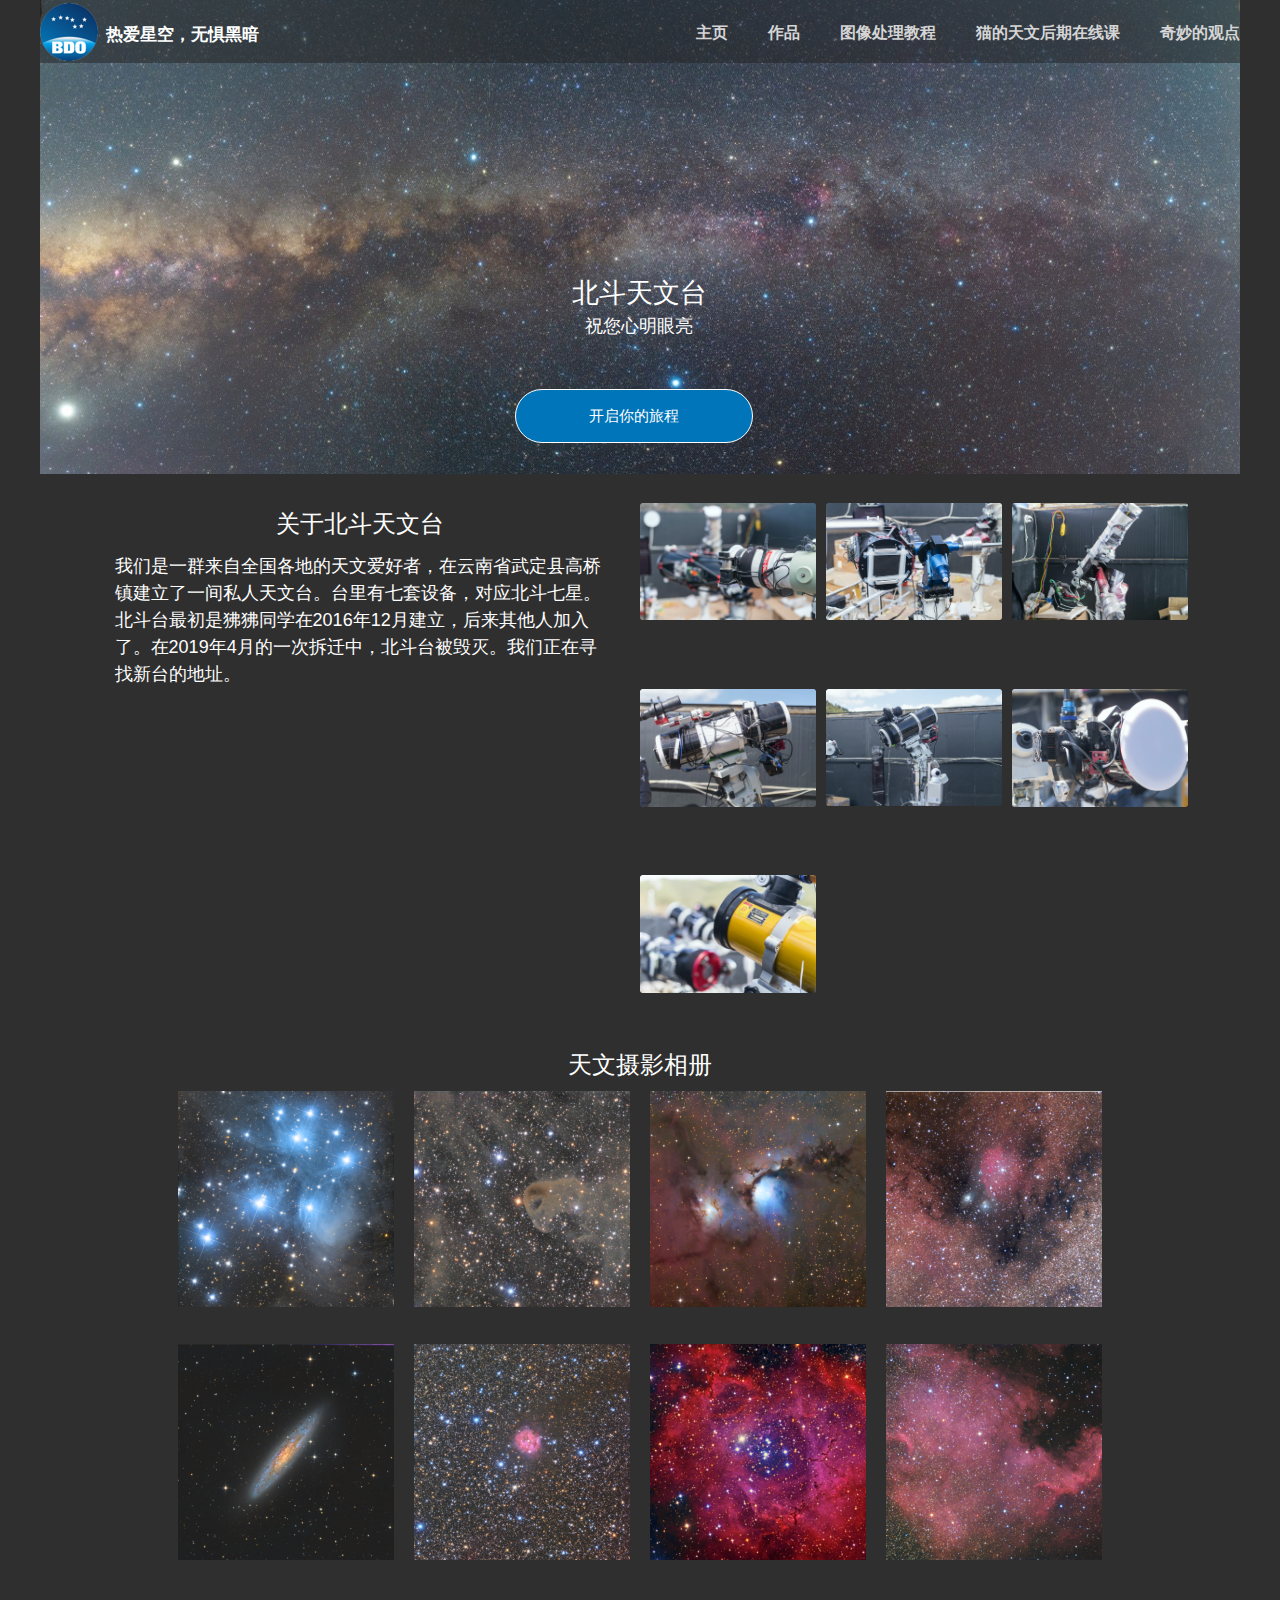
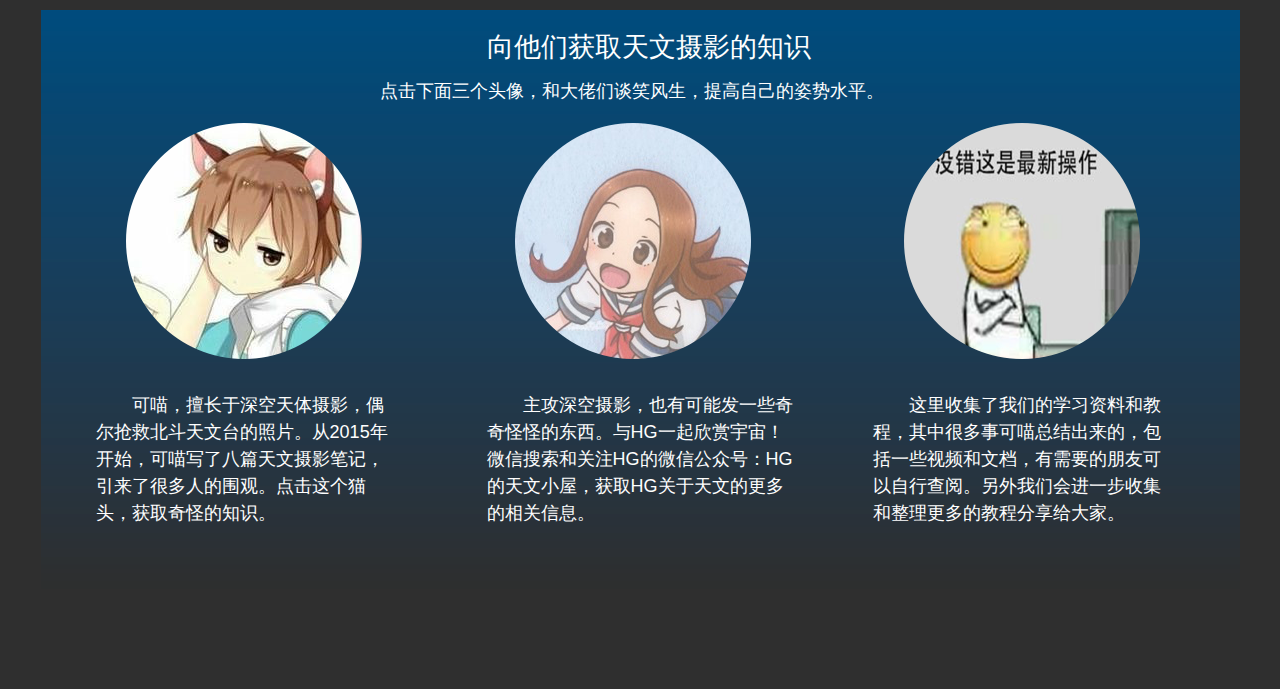
<file: index.html>
<!DOCTYPE html><html><head><title></title><meta http-equiv="Content-type" content="text/html;charset=UTF-8" /><meta name="viewport" content="width=1200" /><meta name="description" content="" /><meta name="generator" content="EverWeb 3.4.0 (2400)" /><meta name="buildDate" content="2020年12月10日 星期四" /><link rel="canonical" href="http://www.bdastro.cn/" /><meta property="og:url" content="http://www.bdastro.cn/" /><meta property="og:type" content="website" /> <link rel="stylesheet" type="text/css" href="ew_css/textstyles.css?3690458145" /><link rel="stylesheet" type="text/css" href="ew_css/responsive.css?3690458145" />
<script type="text/javascript">
if (typeof jQuery == 'undefined')
{
 document.write(unescape("%3Cscript src='ew_js/jquery.min.js' type='text/javascript'%3E%3C/script%3E"));
}
</script><script type="text/javascript" src="ew_js/ew-image-gallery.js" defer></script><script type="text/javascript" src="ew_js/jquery.twbsPagination.js" defer></script><script type="text/javascript" src="ew_js/imageCode.js" defer></script><script type="text/javascript" src="ew_js/bigpicturejs.js" defer></script><script type="text/javascript" src="ew_js/bigpicturecustomjs.js" defer></script><script type="text/javascript" src="ew_js/scrollCode.js" defer></script><link rel="stylesheet" type="text/css" href="ew_css/ew-imager-gallery.css" /><style type="text/css">a img {border:0px;}body {background-color: #2F2F2F;margin: 0px auto;}div.container {margin: 0px auto;width: 1200px;height: 2289px;background-color: #2F2F2F;}#gal_0 .galleryItem {text-align: center;position:relative;float: left;}#gal_0 .ig_pagination_outer {font-family:'Helvetica',sans-serif;font-size:12px;clear:both;padding-right:20px;}#gal_0 .ig_pagination {display:inline-block}#gal_0 .ig_pagination ul {list-style:none;margin:0;padding:0;}div#gal_0 .ig_pagination ul li {padding: 0 2px;float: left;}div#gal_0 .ig_pagination ul li a {color:#0432FF;}div#gal_0 .ig_pagination ul li:hover {color:#FF2600;text-decoration:underline;cursor: pointer;}div#gal_0 .ig_pagination li.active {text-decoration:underline;cursor:pointer;}div#gal_0 .ig_pagination li.active:hover {text-decoration:underline;cursor:pointer;}div#gal_0 .ig_pagination ul li:last-child {margin-right:0;padding:0;}div#gal_0 div.page {display: none;}div#gal_0 div.page-active {display: block;}div#gal_0 li.last, div#gal_0 li.first {display: none}div#gal_0 div.caption {overflow:hidden;height:17px;font-family:'Helvetica',sans-serif;font-size:12px;color:#000000;text-align:center;}.shape_3 {background-color:#212121;opacity: 0.50; filter:alpha(opacity=50);}.shape_4 {background: url('images/home/shape_4.png') repeat-x;}#navmenu_menu0 {clear:both;float:left;margin:0;padding:0;width:100%;font-family:'Arial',sans-serif;font-weight: 700;font-size:16px;z-index:1000;}#navmenu_menu0 ul {margin:0;padding:0;list-style:none;position:relative;right:0px;float:right;}#navmenu_menu0 ul li {margin:0 40px 0 0;padding:0;float:left;position:relative;left:0px;}#navmenu_menu0 ul li a {display:block;margin:0;padding:0px;height: 19px;line-height: 19px;text-decoration:none;color:#D5D5D5;font-weight: 700;text-align: left;}#navmenu_menu0 ul li a:visited {text-decoration:none;color:#EAEAEA;}#navmenu_menu0 ul li a:hover {text-decoration:underline;color:#EAEAEA;}#navmenu_menu0 ul li:hover a,#navmenu_menu0 ul li.hover a {text-decoration:underline;color:#EAEAEA;}#navmenu_menu0 ul ul {z-index:11006;display:none;position:absolute;left:0;float:left;right:auto;padding-top:2px;}#navmenu_menu0 ul ul li {left:auto;margin:0;clear:left;float:left;width:100%;}#navmenu_menu0 ul ul li a,#navmenu_menu0 ul li.active li a,#navmenu_menu0 ul li:hover ul li a,#navmenu_menu0 ul li.hover ul li a {background:#CBCBCB;text-decoration:none;color:#D5D5D5;padding-top:0px;padding-bottom:0px;float:left;width:100%;text-align: left;white-space:nowrap;}#navmenu_menu0 ul ul li a:hover,#navmenu_menu0 ul li.active ul li a:hover,#navmenu_menu0 ul li:hover ul li a:hover,#navmenu_menu0 ul li.hover ul li a:hover {background:#CBCBCB;text-decoration:underline;color:#EAEAEA;float:left;}#navmenu_menu0 ul li.last ul {left:auto; right:0;}#navmenu_menu0 ul li.last ul li {float:right;position:relative;right:0px;}#navmenu_menu0 ul li:hover ul,#navmenu_menu0 ul li.hover ul {display:block;}.shape_10 {background-color:#0E1438;opacity: 1.00; filter:alpha(opacity=100);}.shape_14 {background-color:#0075B9;opacity: 1.00; filter:alpha(opacity=100);border: 1px solid#FEFFFF;border-radius: 31px;}#gal_22 .galleryItem {text-align: center;position:relative;float: left;}#gal_22 .ig_pagination_outer {font-family:'Helvetica',sans-serif;font-size:12px;text-align: center;clear:both;padding-right:10px;}#gal_22 .ig_pagination {display:inline-block}#gal_22 .ig_pagination ul {list-style:none;margin:0;padding:0;}div#gal_22 .ig_pagination ul li {padding: 0 2px;float: left;}div#gal_22 .ig_pagination ul li a {color:#0432FF;}div#gal_22 .ig_pagination ul li:hover {color:#FF2600;text-decoration:underline;cursor: pointer;}div#gal_22 .ig_pagination li.active {text-decoration:underline;cursor:pointer;}div#gal_22 .ig_pagination li.active:hover {text-decoration:underline;cursor:pointer;}div#gal_22 .ig_pagination ul li:last-child {margin-right:0;padding:0;}div#gal_22 div.page {display: none;}div#gal_22 div.page-active {display: block;}div#gal_22 li.last, div#gal_22 li.first {display: none}div#gal_22 div.caption {overflow:hidden;height:0px;font-family:'Helvetica',sans-serif;font-size:14px;color:#000000;text-align:center;}</style></head><body><div class="container" style="height:2289px"><header><div style="position:relative"><div class="shape_3" style="left:0px;top:0px;width:1200px;height:63px;z-index:3;position: absolute;"></div></div><div style="position:relative"><div class="shape_5" style="left:64px;top:21px;width:236px;height:40px;z-index:5;position: absolute;"><div class="paraWrap" style="padding: 4.32px 2.16px 4.32px 2.16px; "><p class="para1"><span style="line-height:20px" class="Style2">热爱星空，无惧黑暗</span></p></div></div></div><div style="position:relative"><div class="ewnavmenu" id="navmenu_menu0" style="left:300px;top:22.5px;height:37px;width:900px;z-index:10006;position: absolute;"><ul id="navigation_menu0"><li><a class="main item0" href="index.html" data-linkuuid="83C86D2775EA403CA36D4A3E88FA803B">主页</a></li><li><a class="main item1" href="photos/index.html" data-linkuuid="83C86D2775EA403CA36D4A3E88FA803B">作品</a></li><li><a class="main item2" href="tutorial.html" data-linkuuid="83C86D2775EA403CA36D4A3E88FA803B">图像处理教程</a></li><li><a class="main item3" href="class.html" data-linkuuid="83C86D2775EA403CA36D4A3E88FA803B">猫的天文后期在线课</a></li><li  style='margin-right:0px;' class="last"><a class="main item4" href="viewpoint/index.html" data-linkuuid="83C86D2775EA403CA36D4A3E88FA803B">奇妙的观点</a></li></ul></div></div><div style="position:relative"><div class="shape_10" style="left:1px;top:-5054px;width:1199px;height:125px;z-index:10;position: absolute;"></div></div><div style="position:relative"><div class="shape_11" style="left:0px;top:3px;width:58px;height:58px;z-index:11;position: absolute;"><img src="images/home/bdo.png" height="58" width="58" data-src2x="images/home/bdo@2x.png" srcset="images/home/bdo.png 1x, images/home/bdo@2x.png 2x" /></div></div></header><div class="content" data-minheight="1500"><div style="position:relative"><div class="gal " id="gal_0" style="left:128px;top:1091.25px;height:516px;width:944px;z-index:0;padding-left:10px;padding-right:10px;position: absolute;"><div id="page1" class="page page-active"><div class="galleryItem" style="height:233px;width:216px;padding-right:20px;padding-bottom:20px;top:0px;"><a rel="prettyphoto[gallery0]" data-src="images/home/35296B00971C43A9B465AC693189F254/M45-highcontrast.png" href="images/home/35296B00971C43A9B465AC693189F254/M45-highcontrast.png"><img src="images/home/35296B00971C43A9B465AC693189F254/M45-highcontrast_thumb.png" width="216" height="216"></a><div class="caption" style="padding-top:0px;width:216px;"></div></div><div class="galleryItem" style="height:233px;width:216px;padding-right:20px;padding-bottom:20px;top:0px;"><a rel="prettyphoto[gallery0]" data-src="images/home/35296B00971C43A9B465AC693189F254/LBN777.png" href="images/home/35296B00971C43A9B465AC693189F254/LBN777.png"><img src="images/home/35296B00971C43A9B465AC693189F254/LBN777_thumb.png" width="216" height="216"></a><div class="caption" style="padding-top:0px;width:216px;"></div></div><div class="galleryItem" style="height:233px;width:216px;padding-right:20px;padding-bottom:20px;top:0px;"><a rel="prettyphoto[gallery0]" data-src="images/home/35296B00971C43A9B465AC693189F254/M78-caoyue.png" href="images/home/35296B00971C43A9B465AC693189F254/M78-caoyue.png"><img src="images/home/35296B00971C43A9B465AC693189F254/M78-caoyue_thumb.png" width="216" height="216"></a><div class="caption" style="padding-top:0px;width:216px;"></div></div><div class="galleryItem" style="height:233px;width:216px;padding-bottom:20px;top:0px;"><a rel="prettyphoto[gallery0]" data-src="images/home/35296B00971C43A9B465AC693189F254/NGC-6950-liulonghao-1.jpg" href="images/home/35296B00971C43A9B465AC693189F254/NGC-6950-liulonghao-1.jpg"><img src="images/home/35296B00971C43A9B465AC693189F254/NGC-6950-liulonghao-1_thumb.jpg" width="216" height="216"></a><div class="caption" style="padding-top:0px;width:216px;"></div></div><div class="galleryItem" style="height:233px;width:216px;padding-right:20px;padding-bottom:20px;top:0px;"><a rel="prettyphoto[gallery0]" data-src="images/home/35296B00971C43A9B465AC693189F254/NGC253-HDR-feifei-resample.png" href="images/home/35296B00971C43A9B465AC693189F254/NGC253-HDR-feifei-resample.png"><img src="images/home/35296B00971C43A9B465AC693189F254/NGC253-HDR-feifei-resample_thumb.png" width="216" height="216"></a><div class="caption" style="padding-top:0px;width:216px;"></div></div><div class="galleryItem" style="height:233px;width:216px;padding-right:20px;padding-bottom:20px;top:0px;"><a rel="prettyphoto[gallery0]" data-src="images/home/35296B00971C43A9B465AC693189F254/LRGB-5146-F4.png" href="images/home/35296B00971C43A9B465AC693189F254/LRGB-5146-F4.png"><img src="images/home/35296B00971C43A9B465AC693189F254/LRGB-5146-F4_thumb.png" width="216" height="216"></a><div class="caption" style="padding-top:0px;width:216px;"></div></div><div class="galleryItem" style="height:233px;width:216px;padding-right:20px;padding-bottom:20px;top:0px;"><a rel="prettyphoto[gallery0]" data-src="images/home/35296B00971C43A9B465AC693189F254/2019-NGC2237-huazai.png" href="images/home/35296B00971C43A9B465AC693189F254/2019-NGC2237-huazai.png"><img src="images/home/35296B00971C43A9B465AC693189F254/2019-NGC2237-huazai_thumb.png" width="216" height="216"></a><div class="caption" style="padding-top:0px;width:216px;"></div></div><div class="galleryItem" style="height:233px;width:216px;padding-bottom:20px;top:0px;"><a rel="prettyphoto[gallery0]" data-src="images/home/35296B00971C43A9B465AC693189F254/NGC7000-huazai.png" href="images/home/35296B00971C43A9B465AC693189F254/NGC7000-huazai.png"><img src="images/home/35296B00971C43A9B465AC693189F254/NGC7000-huazai_thumb.png" width="216" height="216"></a><div class="caption" style="padding-top:0px;width:216px;"></div></div></div></div></div><div style="position:relative"><div class="shape_1" style="left:0px;top:0px;width:1200px;height:474px;z-index:1;position: absolute;"><img src="images/home/banner.jpg" height="474" width="1200" data-src2x="images/home/banner@2x.jpg" srcset="images/home/banner.jpg 1x, images/home/banner@2x.jpg 2x" /></div></div><div style="position:relative"><div class="shape_2 mbl-hide tblt-hide dsk-hide wddsk-hide" style="left:0px;top:-32px;width:1199px;height:476px;z-index:2;position: absolute;"><img src="images/home/banner-2.jpg" height="476" width="1199" data-src2x="images/home/banner-2@2x.jpg" srcset="images/home/banner-2.jpg 1x, images/home/banner-2@2x.jpg 2x" /></div></div><div style="position:relative"><div class="shape_4" style="left:1px;top:1610px;width:1199px;height:579px;z-index:4;position: absolute;"></div></div><div style="position:relative"><div class="shape_7" style="left:214px;top:274px;width:770px;height:67px;z-index:7;position: absolute;"><p class="para3"><span style="line-height:38.75px" class="Style4">北斗天文台 </span></p><p class="para3"><span style="line-height:26.25px" class="Style5">祝您心明眼亮</span></p></div></div><div style="position:relative"><div class="shape_8" style="left:240px;top:1628px;width:737px;height:78px;z-index:8;position: absolute;"><p class="para3"><span style="line-height:38.75px" class="Style4">向他们获取天文摄影的知识</span></p></div></div><div style="position:relative"><div class="shape_9" style="left:150px;top:1681px;width:883px;height:42px;z-index:9;position: absolute;"><p class="para3"><span style="line-height:21px" class="Style5">点击下面三个头像，和大佬们谈笑风生，提高自己的姿势水平。</span></p></div></div><div style="position:relative"><a href="tutorial.html" data-linkuuid="83C86D2775EA403CA36D4A3E88FA803B" class="outerlink"><div class="shape_12" style="left:86px;top:1723px;width:236px;height:236px;z-index:12;position: absolute;"><img src="images/home/team1.png" height="236" width="236" /></div></a></div><div style="position:relative"><a href="index.html?iframe=true&width=300&height=300" data-linkuuid="83C86D2775EA403CA36D4A3E88FA803B" rel="ewpopup" class="outerlink"><div class="shape_13" style="left:475px;top:1723px;width:236px;height:236px;z-index:13;position: absolute;"><img src="images/home/team2.png" height="236" width="236" /></div></a></div><div style="position:relative"><a href="#scrollposition" data-linkuuid="83C86D2775EA403CA36D4A3E88FA803B" class="outerlink"><div class="shape_14" style="left:474.5px;top:388.5px;width:236px;height:52px;z-index:14;position: absolute;" onmouseout="this.style.backgroundColor='#0075B9'; this.style.opacity='1.00'; this.style.filter='alpha(opacity=100)'; this.style.border='1px solid#FEFFFF'; this.style.borderRadius='31px'; this.style.backgroundImage='url(\'\')';" onmouseover="this.style.background='#0075B9';this.style.borderRadius='31px'" onmousedown="this.style.background='#FE9300';this.style.borderRadius='31px'" onmouseup="this.style.background='#0075B9';this.style.borderRadius='31px'"><div style="padding-top: 17px; "><p class="para3"><span style="line-height:17px" class="Style6">开启你的旅程</span></p></div></div></a></div><div style="position:relative"><div class="shape_15" style="left:864px;top:1723px;width:236px;height:236px;z-index:15;position: absolute;"><img src="images/home/？.png" height="236" width="236" data-src2x="images/home/？@2x.png" srcset="images/home/%EF%BC%9F.png 1x, images/home/%EF%BC%9F@2x.png 2x" /></div></div><div style="position:relative"><div class="shape_16" style="left:104px;top:1049px;width:992px;height:42px;z-index:16;position: absolute;"><div class="paraWrap" style="padding: 3.6px 3.6px 3.6px 3.6px; "><p class="para7"><span style="line-height:24px" class="Style8">天文摄影相册</span></p></div></div></div><div style="position:relative"><div class="shape_17" style="left:52px;top:1988px;width:304px;height:153px;z-index:17;position: absolute;"><div class="paraWrap" style="padding: 3.6px 3.6px 3.6px 3.6px; "><p class="para1"><span style="line-height:27px" class="Style9">　　</span><span style="line-height:27px" class="Style10">可喵，擅长于深空天体摄影，偶尔抢救北斗天文台的照片。从2015年开始，可喵写了八篇天文摄影笔记，引来了很多人的围观。点击这个猫头，获取奇怪的知识。</span></p></div></div></div><div style="position:relative"><div class="shape_18" style="left:71px;top:502px;width:498px;height:227px;z-index:18;position: absolute;"><div class="paraWrap" style="padding: 3.6px 3.6px 3.6px 3.6px; "><p class="para7"><span style="line-height:36px" class="Style8">关于北斗天文台</span></p><p class="para1"><span style="line-height:27px" class="Style10">我们是一群来自全国各地的天文爱好者，在云南省武定县高桥镇建立了一间私人天文台。台里有七套设备，对应北斗七星。北斗台最初是狒狒同学在2016年12月建立，后来其他人加入了。在2019年4月的一次拆迁中，北斗台被毁灭。我们正在寻找新台的地址。</span></p></div></div></div><div style="position:relative"><div class="shape_19" style="left:443px;top:1988px;width:314px;height:153px;z-index:19;position: absolute;"><div class="paraWrap" style="padding: 3.6px 3.6px 3.6px 3.6px; "><p class="para1"><span style="line-height:27px" class="Style9">　　</span><span style="line-height:27px" class="Style10">主攻深空摄影，也有可能发一些奇奇怪怪的东西。与HG一起欣赏宇宙！微信搜索和关注HG的微信公众号：HG的天文小屋，获取HG关于天文的更多的相关信息。</span></p></div></div></div><div style="position:relative"><div class="shape_20" style="left:829px;top:1988px;width:306px;height:153px;z-index:20;position: absolute;"><div class="paraWrap" style="padding: 3.6px 3.6px 3.6px 3.6px; "><p class="para1"><span style="line-height:27px" class="Style9">　　</span><span style="line-height:27px" class="Style10">这里收集了我们的学习资料和教程，其中很多事可喵总结出来的，包括一些视频和文档，有需要的朋友可以自行查阅。另外我们会进一步收集和整理更多的教程分享给大家。</span></p></div></div></div><a id="scrollposition" style="position:absolute;top:1027px"></a><div style="position:relative"><div class="gal " id="gal_22" style="left:590px;top:474px;height:573px;width:570px;z-index:22;padding-left:10px;padding-right:10px;position: absolute;"><div id="page1" class="page page-active"><div class="galleryItem" style="height:176px;width:176px;padding-right:10px;padding-bottom:10px;top:29px;"><a rel="prettyphoto[gallery22]" data-src="images/home/AEAA7F3D359949DDAF12D92F86C68D10/1.png" href="images/home/AEAA7F3D359949DDAF12D92F86C68D10/1.png"><img src="images/home/AEAA7F3D359949DDAF12D92F86C68D10/1_thumb.png" width="176" height="117" title="&#26928;&#39118;&#65292;FSQ106+CEM60+QHY16200" alt="&#26928;&#39118;&#65292;FSQ106+CEM60+QHY16200"></a><div class="caption" style="padding-top:29px;width:176px;">椰风，FSQ106+CEM60+QHY16200</div></div><div class="galleryItem" style="height:176px;width:176px;padding-right:10px;padding-bottom:10px;top:29px;"><a rel="prettyphoto[gallery22]" data-src="images/home/AEAA7F3D359949DDAF12D92F86C68D10/2.png" href="images/home/AEAA7F3D359949DDAF12D92F86C68D10/2.png"><img src="images/home/AEAA7F3D359949DDAF12D92F86C68D10/2_thumb.png" width="176" height="117" title="&#29394;&#29394;&#65292;&#40657;&#27934;10&#39;&#39;+ATR+QHY90A" alt="&#29394;&#29394;&#65292;&#40657;&#27934;10&#39;&#39;+ATR+QHY90A"></a><div class="caption" style="padding-top:29px;width:176px;">狒狒，黑洞10''+ATR+QHY90A</div></div><div class="galleryItem" style="height:176px;width:176px;padding-bottom:10px;top:29px;"><a rel="prettyphoto[gallery22]" data-src="images/home/AEAA7F3D359949DDAF12D92F86C68D10/3.png" href="images/home/AEAA7F3D359949DDAF12D92F86C68D10/3.png"><img src="images/home/AEAA7F3D359949DDAF12D92F86C68D10/3_thumb.png" width="176" height="117" title="&#26446;&#32768;&#23792;&#65292;TOA150+Paramount MX+STX16803" alt="&#26446;&#32768;&#23792;&#65292;TOA150+Paramount MX+STX16803"></a><div class="caption" style="padding-top:29px;width:176px;">李耀峰，TOA150+Paramount MX+STX16803</div></div><div class="galleryItem" style="height:176px;width:176px;padding-right:10px;padding-bottom:10px;top:29px;"><a rel="prettyphoto[gallery22]" data-src="images/home/AEAA7F3D359949DDAF12D92F86C68D10/4.png" href="images/home/AEAA7F3D359949DDAF12D92F86C68D10/4.png"><img src="images/home/AEAA7F3D359949DDAF12D92F86C68D10/4_thumb.png" width="176" height="118" title="&#21326;&#20180;&#65292;&#23567;&#40657;+CEM60+QHY9" alt="&#21326;&#20180;&#65292;&#23567;&#40657;+CEM60+QHY9"></a><div class="caption" style="padding-top:29px;width:176px;">华仔，小黑+CEM60+QHY9</div></div><div class="galleryItem" style="height:176px;width:176px;padding-right:10px;padding-bottom:10px;top:29px;"><a rel="prettyphoto[gallery22]" data-src="images/home/AEAA7F3D359949DDAF12D92F86C68D10/5.png" href="images/home/AEAA7F3D359949DDAF12D92F86C68D10/5.png"><img src="images/home/AEAA7F3D359949DDAF12D92F86C68D10/5_thumb.png" width="176" height="117" title="&#21016;&#40857;&#35946;&#65292;&#22823;&#40657;+CEM60+QHY695A" alt="&#21016;&#40857;&#35946;&#65292;&#22823;&#40657;+CEM60+QHY695A"></a><div class="caption" style="padding-top:29px;width:176px;">刘龙豪，大黑+CEM60+QHY695A</div></div><div class="galleryItem" style="height:176px;width:176px;padding-bottom:10px;top:29px;"><a rel="prettyphoto[gallery22]" data-src="images/home/AEAA7F3D359949DDAF12D92F86C68D10/6.png" href="images/home/AEAA7F3D359949DDAF12D92F86C68D10/6.png"><img src="images/home/AEAA7F3D359949DDAF12D92F86C68D10/6_thumb.png" width="176" height="118" title="&#26361;&#36234;&#65292;&#40657;&#27934;8&quot;+CEM60+QHY9" alt="&#26361;&#36234;&#65292;&#40657;&#27934;8&quot;+CEM60+QHY9"></a><div class="caption" style="padding-top:29px;width:176px;">曹越，黑洞8"+CEM60+QHY9</div></div><div class="galleryItem" style="height:176px;width:176px;padding-right:10px;padding-bottom:10px;top:29px;"><a rel="prettyphoto[gallery22]" data-src="images/home/AEAA7F3D359949DDAF12D92F86C68D10/7.png" href="images/home/AEAA7F3D359949DDAF12D92F86C68D10/7.png"><img src="images/home/AEAA7F3D359949DDAF12D92F86C68D10/7_thumb.png" width="176" height="118" title="&#21487;&#21941;&#65292;&#39640;&#26725;e&#45;130D+&#20449;&#36798;AZEQ6+QHY695A" alt="&#21487;&#21941;&#65292;&#39640;&#26725;e&#45;130D+&#20449;&#36798;AZEQ6+QHY695A"></a><div class="caption" style="padding-top:29px;width:176px;">可喵，高桥e-130D+信达AZEQ6+QHY695A</div></div></div></div></div></div><footer data-top='2189' data-height='100'></footer></div><script type="text/javascript">$(document).ready(function(){$('#gal_0').lightGallery({selector: '.galleryItem a',share:true,autoplay:true,fourceAutoplay:false,pause:5000,download:true,fullScreen:true,zoom:true,thumbnail: false ,googlePlus: false, });});</script><script type="text/javascript">$(document).ready(function(){$('#gal_22').lightGallery({selector: '.galleryItem a',share:true,autoplay:true,fourceAutoplay:false,pause:5000,download:true,fullScreen:true,zoom:true,thumbnail: false ,googlePlus: false, });});</script></body></html>
</file>
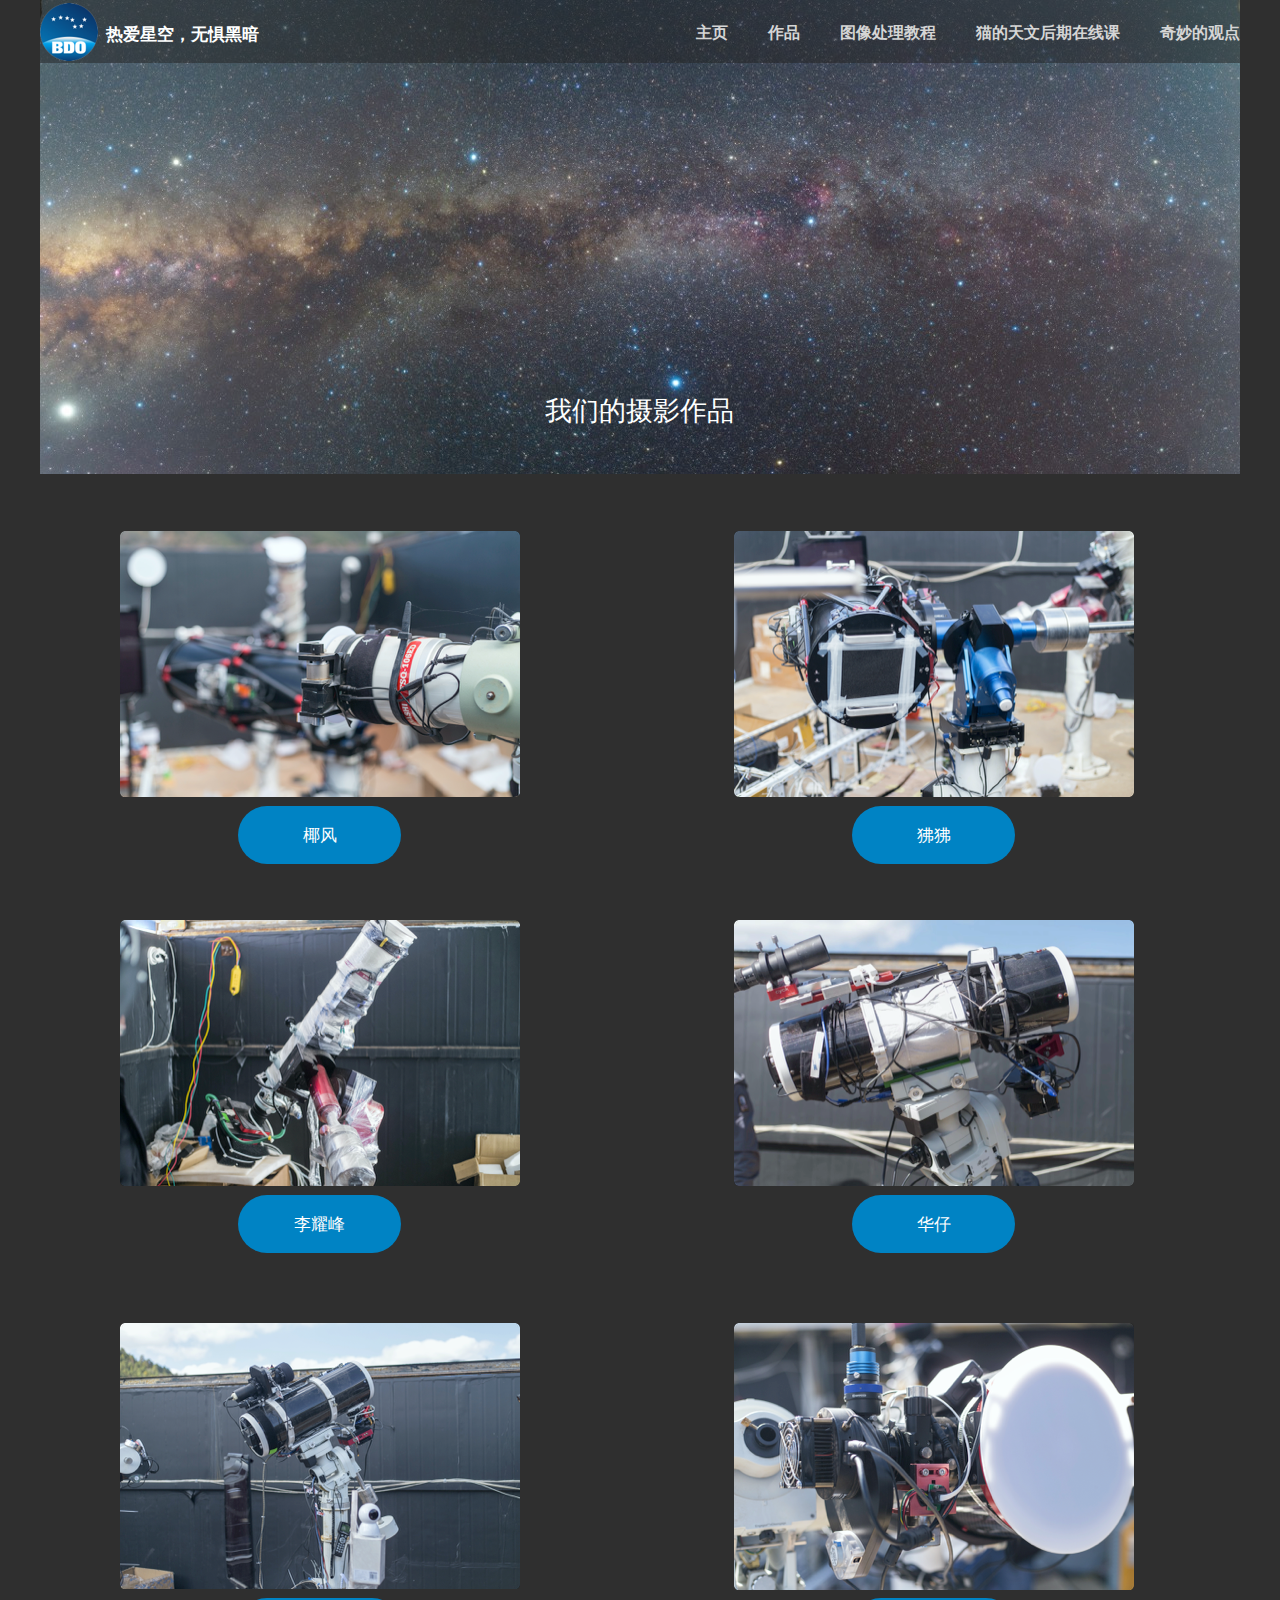
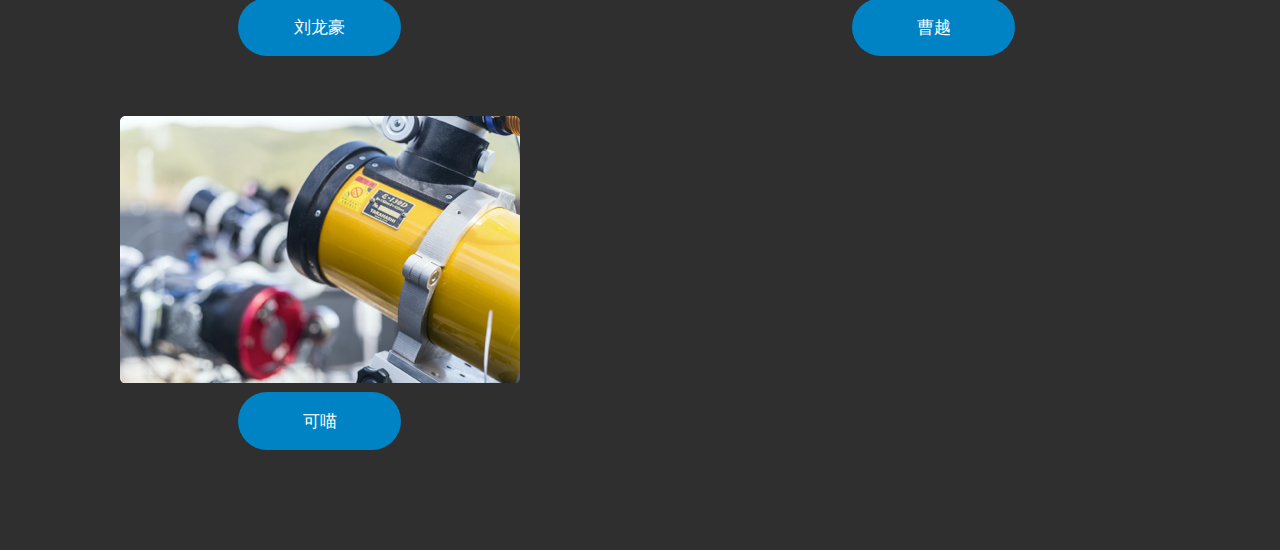
<file: photos/index.html>
<!DOCTYPE html><html><head><title></title><meta http-equiv="Content-type" content="text/html;charset=UTF-8" /><meta name="viewport" content="width=1200" /><meta name="description" content="" /><meta name="generator" content="EverWeb 3.4.0 (2400)" /><meta name="buildDate" content="2020年12月10日 星期四" /><link rel="canonical" href="http://www.bdastro.cn/photos/" /><meta property="og:url" content="http://www.bdastro.cn/photos/" /><meta property="og:type" content="website" /> <link rel="stylesheet" type="text/css" href="../ew_css/textstyles.css?3690456238" /><link rel="stylesheet" type="text/css" href="../ew_css/responsive.css?3690456238" /><script type="text/javascript" src="../ew_js/imageCode.js" defer></script><style type="text/css">a img {border:0px;}body {background-color: #2F2F2F;margin: 0px auto;}div.container {margin: 0px auto;width: 1200px;height: 2150px;background-color: #2F2F2F;}.shape_1 {background-color:#212121;opacity: 0.50; filter:alpha(opacity=50);}#navmenu_menu0 {clear:both;float:left;margin:0;padding:0;width:100%;font-family:'Arial',sans-serif;font-weight: 700;font-size:16px;z-index:1000;}#navmenu_menu0 ul {margin:0;padding:0;list-style:none;position:relative;right:0px;float:right;}#navmenu_menu0 ul li {margin:0 40px 0 0;padding:0;float:left;position:relative;left:0px;}#navmenu_menu0 ul li a {display:block;margin:0;padding:0px;height: 19px;line-height: 19px;text-decoration:none;color:#D5D5D5;font-weight: 700;text-align: left;}#navmenu_menu0 ul li a:visited {text-decoration:none;color:#EAEAEA;}#navmenu_menu0 ul li a:hover {text-decoration:underline;color:#EAEAEA;}#navmenu_menu0 ul li:hover a,#navmenu_menu0 ul li.hover a {text-decoration:underline;color:#EAEAEA;}#navmenu_menu0 ul ul {z-index:11002;display:none;position:absolute;left:0;float:left;right:auto;padding-top:2px;}#navmenu_menu0 ul ul li {left:auto;margin:0;clear:left;float:left;width:100%;}#navmenu_menu0 ul ul li a,#navmenu_menu0 ul li.active li a,#navmenu_menu0 ul li:hover ul li a,#navmenu_menu0 ul li.hover ul li a {background:#CBCBCB;text-decoration:none;color:#D5D5D5;padding-top:0px;padding-bottom:0px;float:left;width:100%;text-align: left;white-space:nowrap;}#navmenu_menu0 ul ul li a:hover,#navmenu_menu0 ul li.active ul li a:hover,#navmenu_menu0 ul li:hover ul li a:hover,#navmenu_menu0 ul li.hover ul li a:hover {background:#CBCBCB;text-decoration:underline;color:#EAEAEA;float:left;}#navmenu_menu0 ul li.last ul {left:auto; right:0;}#navmenu_menu0 ul li.last ul li {float:right;position:relative;right:0px;}#navmenu_menu0 ul li:hover ul,#navmenu_menu0 ul li.hover ul {display:block;}.shape_12 {background-color:#0083C4;opacity: 1.00; filter:alpha(opacity=100);border-radius: 31px;}.shape_13 {background-color:#0083C4;opacity: 1.00; filter:alpha(opacity=100);border-radius: 31px;}.shape_14 {background-color:#0083C4;opacity: 1.00; filter:alpha(opacity=100);border-radius: 31px;}.shape_15 {background-color:#0083C4;opacity: 1.00; filter:alpha(opacity=100);border-radius: 31px;}.shape_16 {background-color:#0083C4;opacity: 1.00; filter:alpha(opacity=100);border-radius: 31px;}.shape_17 {background-color:#0083C4;opacity: 1.00; filter:alpha(opacity=100);border-radius: 31px;}.shape_18 {background-color:#0083C4;opacity: 1.00; filter:alpha(opacity=100);border-radius: 31px;}</style></head><body><div class="container" style="height:2150px"><header><div style="position:relative"><div class="shape_1" style="left:0px;top:0px;width:1200px;height:63px;z-index:1;position: absolute;"></div></div><div style="position:relative"><div class="ewnavmenu" id="navmenu_menu0" style="left:300px;top:22.5px;height:37px;width:900px;z-index:10002;position: absolute;"><ul id="navigation_menu0"><li><a class="main item0" href="../index.html" data-linkuuid="459953A13CEC4AE7A127E7238CF07180">主页</a></li><li><a class="main item1" href="index.html" data-linkuuid="459953A13CEC4AE7A127E7238CF07180">作品</a></li><li><a class="main item2" href="../tutorial.html" data-linkuuid="459953A13CEC4AE7A127E7238CF07180">图像处理教程</a></li><li><a class="main item3" href="../class.html" data-linkuuid="459953A13CEC4AE7A127E7238CF07180">猫的天文后期在线课</a></li><li  style='margin-right:0px;' class="last"><a class="main item4" href="../viewpoint/index.html" data-linkuuid="459953A13CEC4AE7A127E7238CF07180">奇妙的观点</a></li></ul></div></div><div style="position:relative"><div class="shape_3" style="left:0px;top:3px;width:58px;height:58px;z-index:3;position: absolute;"><img src="images/photos/bdo.png" height="58" width="58" data-src2x="images/photos/bdo@2x.png" srcset="images/photos/bdo.png 1x, images/photos/bdo@2x.png 2x" /></div></div><div style="position:relative"><div class="shape_19" style="left:64px;top:21px;width:236px;height:40px;z-index:19;position: absolute;"><div class="paraWrap" style="padding: 4.32px 2.16px 4.32px 2.16px; "><p class="para1"><span style="line-height:20px" class="Style2">热爱星空，无惧黑暗</span></p></div></div></div></header><div class="content" data-minheight="1000"><div style="position:relative"><div class="shape_0" style="left:0px;top:0px;width:1200px;height:474px;z-index:0;position: absolute;"><img src="images/photos/banner.jpg" height="474" width="1200" data-src2x="images/photos/banner@2x.jpg" srcset="images/photos/banner.jpg 1x, images/photos/banner@2x.jpg 2x" /></div></div><div style="position:relative"><div class="shape_4" style="left:339px;top:392px;width:521px;height:67px;z-index:4;position: absolute;"><p class="para3"><span style="line-height:38.75px" class="Style4">我们的摄影作品</span></p></div></div><div style="position:relative"><div class="shape_5" style="left:80px;top:531px;width:400px;height:266px;z-index:5;position: absolute;"><img src="images/photos/1.png" height="266" width="400" data-src2x="images/photos/1@2x.png" srcset="images/photos/1.png 1x, images/photos/1@2x.png 2x" /></div></div><div style="position:relative"><div class="shape_6" style="left:694px;top:531px;width:400px;height:266px;z-index:6;position: absolute;"><img src="images/photos/2.png" height="266" width="400" data-src2x="images/photos/2@2x.png" srcset="images/photos/2.png 1x, images/photos/2@2x.png 2x" /></div></div><div style="position:relative"><div class="shape_7" style="left:80px;top:920px;width:400px;height:266px;z-index:7;position: absolute;"><img src="images/photos/3.png" height="266" width="400" data-src2x="images/photos/3@2x.png" srcset="images/photos/3.png 1x, images/photos/3@2x.png 2x" /></div></div><div style="position:relative"><a href=".." data-linkuuid="459953A13CEC4AE7A127E7238CF07180" target="_blank" class="outerlink"><div class="shape_8" style="left:694px;top:920px;width:400px;height:266px;z-index:8;position: absolute;"><img src="images/photos/4.png" height="266" width="400" data-src2x="images/photos/4@2x.png" srcset="images/photos/4.png 1x, images/photos/4@2x.png 2x" /></div></a></div><div style="position:relative"><div class="shape_9" style="left:80px;top:1323px;width:400px;height:266px;z-index:9;position: absolute;"><img src="images/photos/5.png" height="266" width="400" data-src2x="images/photos/5@2x.png" srcset="images/photos/5.png 1x, images/photos/5@2x.png 2x" /></div></div><div style="position:relative"><div class="shape_10" style="left:694px;top:1323px;width:400px;height:267px;z-index:10;position: absolute;"><img src="images/photos/6.png" height="267" width="400" data-src2x="images/photos/6@2x.png" srcset="images/photos/6.png 1x, images/photos/6@2x.png 2x" /></div></div><div style="position:relative"><div class="shape_11" style="left:80px;top:1716px;width:400px;height:267px;z-index:11;position: absolute;"><img src="images/photos/7.png" height="267" width="400" data-src2x="images/photos/7@2x.png" srcset="images/photos/7.png 1x, images/photos/7@2x.png 2x" /></div></div><div style="position:relative"><a href="kemiao.html" data-linkuuid="459953A13CEC4AE7A127E7238CF07180" class="outerlink"><div class="shape_12" style="left:198px;top:1992px;width:163px;height:58px;z-index:12;position: absolute;" onmouseout="this.style.backgroundColor='#0083C4'; this.style.opacity='1.00'; this.style.filter='alpha(opacity=100)'; this.style.borderRadius='31px'; this.style.backgroundImage='url(\'\')';" onmouseover="this.style.background='#FE9300';this.style.borderRadius='31px'"><div class="paraWrap" style="padding: 20.5px 3.6px 3.6px 3.6px; "><p class="para3"><span style="line-height:17px" class="Style11">可喵</span></p></div></div></a></div><div style="position:relative"><a href="liulonghao.html" data-linkuuid="459953A13CEC4AE7A127E7238CF07180" class="outerlink"><div class="shape_13" style="left:198px;top:1598px;width:163px;height:58px;z-index:13;position: absolute;" onmouseout="this.style.backgroundColor='#0083C4'; this.style.opacity='1.00'; this.style.filter='alpha(opacity=100)'; this.style.borderRadius='31px'; this.style.backgroundImage='url(\'\')';" onmouseover="this.style.background='#FE9300';this.style.borderRadius='31px'"><div class="paraWrap" style="padding: 20.5px 3.6px 3.6px 3.6px; "><p class="para3"><span style="line-height:17px" class="Style11">刘龙豪</span></p></div></div></a></div><div style="position:relative"><a href="caoyue.html" data-linkuuid="459953A13CEC4AE7A127E7238CF07180" class="outerlink"><div class="shape_14" style="left:812px;top:1598px;width:163px;height:58px;z-index:14;position: absolute;" onmouseout="this.style.backgroundColor='#0083C4'; this.style.opacity='1.00'; this.style.filter='alpha(opacity=100)'; this.style.borderRadius='31px'; this.style.backgroundImage='url(\'\')';" onmouseover="this.style.background='#FE9300';this.style.borderRadius='31px'"><div class="paraWrap" style="padding: 20.5px 3.6px 3.6px 3.6px; "><p class="para3"><span style="line-height:17px" class="Style11">曹越</span></p></div></div></a></div><div style="position:relative"><div class="shape_15" style="left:198px;top:1195px;width:163px;height:58px;z-index:15;position: absolute;" onmouseout="this.style.backgroundColor='#0083C4'; this.style.opacity='1.00'; this.style.filter='alpha(opacity=100)'; this.style.borderRadius='31px'; this.style.backgroundImage='url(\'\')';" onmouseover="this.style.background='#FE9300';this.style.borderRadius='31px'"><div class="paraWrap" style="padding: 20.5px 3.6px 3.6px 3.6px; "><p class="para3"><span style="line-height:17px" class="Style11">李耀峰</span></p></div></div></div><div style="position:relative"><a href="huazai.html" data-linkuuid="459953A13CEC4AE7A127E7238CF07180" class="outerlink"><div class="shape_16" style="left:812px;top:1195px;width:163px;height:58px;z-index:16;position: absolute;" onmouseout="this.style.backgroundColor='#0083C4'; this.style.opacity='1.00'; this.style.filter='alpha(opacity=100)'; this.style.borderRadius='31px'; this.style.backgroundImage='url(\'\')';" onmouseover="this.style.background='#FE9300';this.style.borderRadius='31px'"><div class="paraWrap" style="padding: 20.5px 3.6px 3.6px 3.6px; "><p class="para3"><span style="line-height:17px" class="Style11">华仔</span></p></div></div></a></div><div style="position:relative"><a href="feifei.html" data-linkuuid="459953A13CEC4AE7A127E7238CF07180" class="outerlink"><div class="shape_17" style="left:812px;top:806px;width:163px;height:58px;z-index:17;position: absolute;" onmouseout="this.style.backgroundColor='#0083C4'; this.style.opacity='1.00'; this.style.filter='alpha(opacity=100)'; this.style.borderRadius='31px'; this.style.backgroundImage='url(\'\')';" onmouseover="this.style.background='#FE9300';this.style.borderRadius='31px'"><div class="paraWrap" style="padding: 20.5px 3.6px 3.6px 3.6px; "><p class="para3"><span style="line-height:17px" class="Style11">狒狒</span></p></div></div></a></div><div style="position:relative"><a href="yefeng.html" data-linkuuid="459953A13CEC4AE7A127E7238CF07180" class="outerlink"><div class="shape_18" style="left:198px;top:806px;width:163px;height:58px;z-index:18;position: absolute;" onmouseout="this.style.backgroundColor='#0083C4'; this.style.opacity='1.00'; this.style.filter='alpha(opacity=100)'; this.style.borderRadius='31px'; this.style.backgroundImage='url(\'\')';" onmouseover="this.style.background='#FE9300';this.style.borderRadius='31px'"><div class="paraWrap" style="padding: 20.5px 3.6px 3.6px 3.6px; "><p class="para3"><span style="line-height:17px" class="Style11">椰风</span></p></div></div></a></div></div><footer data-top='2050' data-height='100'></footer></div></body></html>
</file>
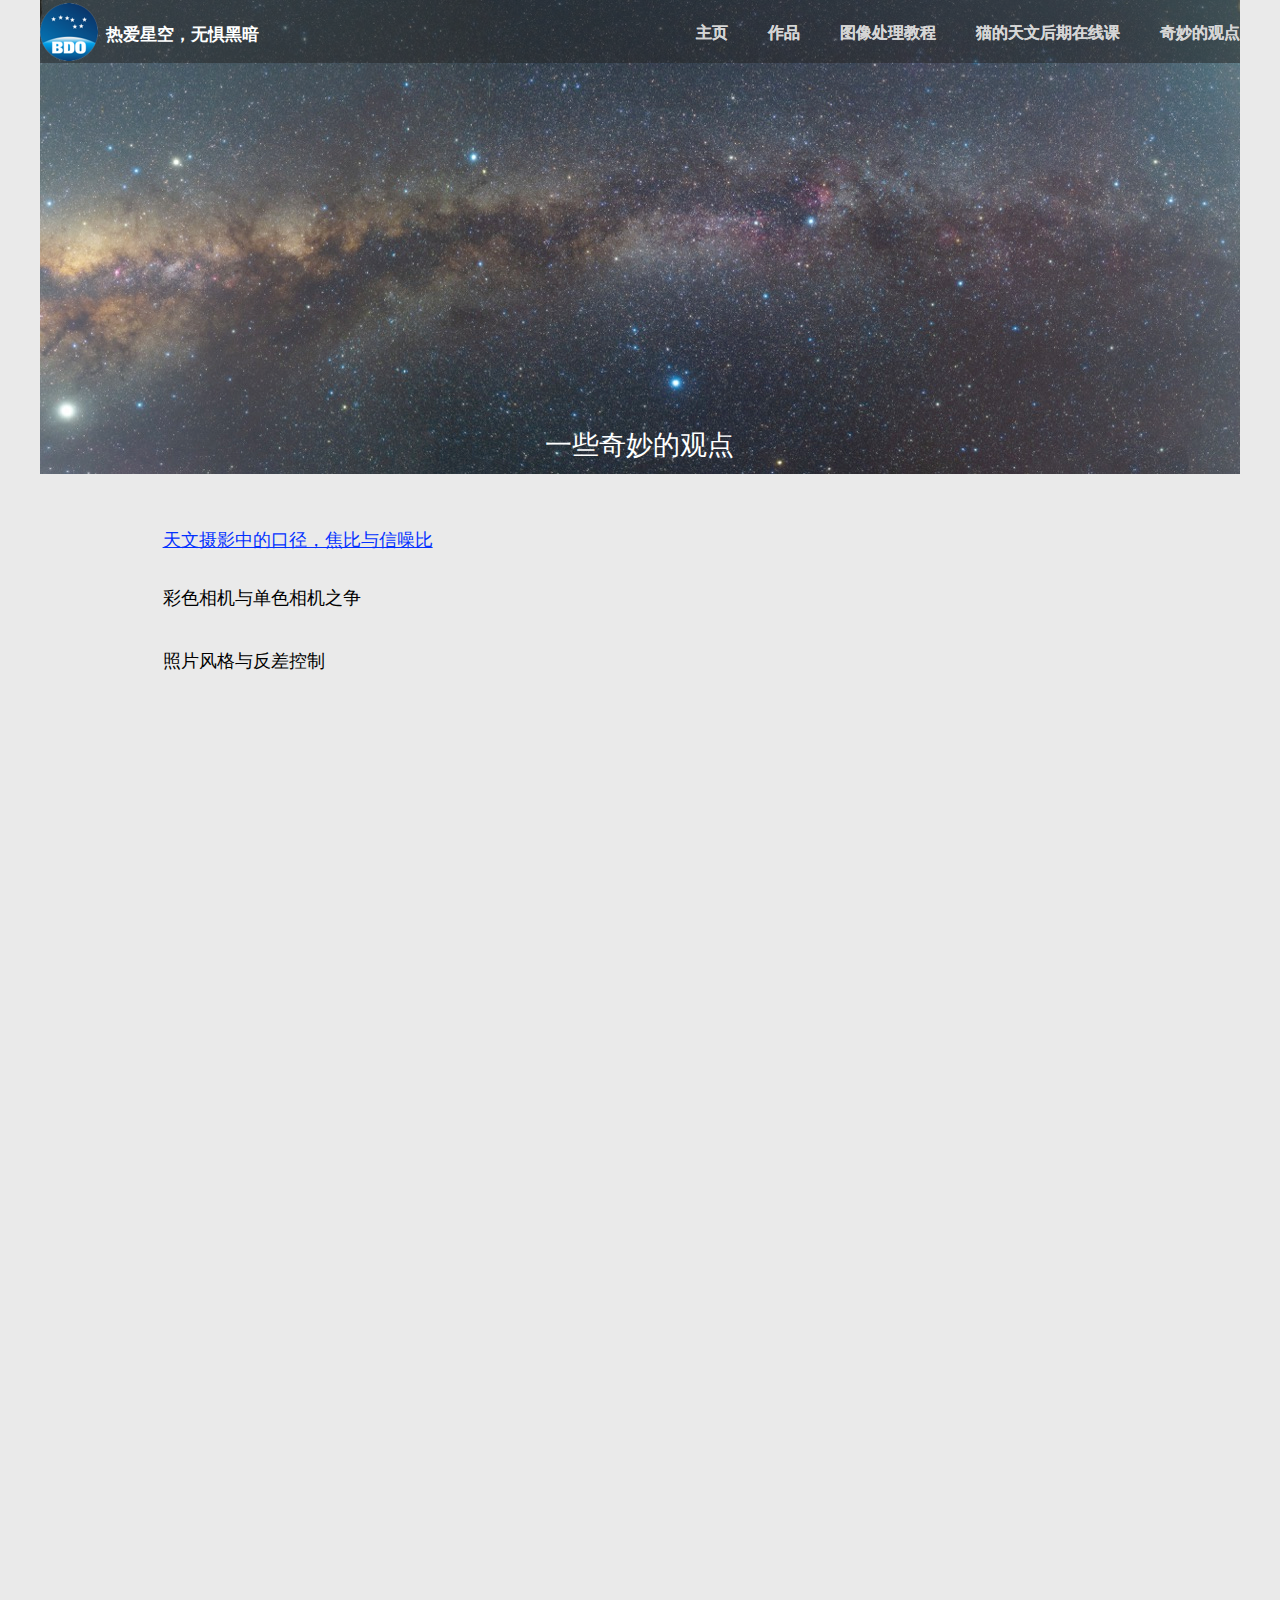
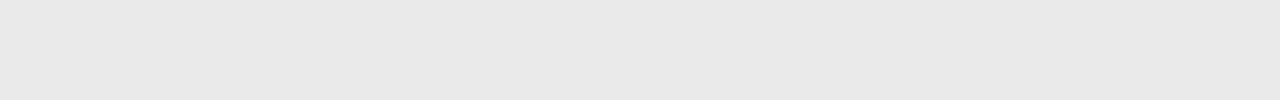
<file: viewpoint/index.html>
<!DOCTYPE html><html><head><title></title><meta http-equiv="Content-type" content="text/html;charset=UTF-8" /><meta name="viewport" content="width=1200" /><meta name="description" content="" /><meta name="generator" content="EverWeb 3.4.0 (2400)" /><meta name="buildDate" content="2020年12月10日 星期四" /><link rel="canonical" href="http://www.bdastro.cn/viewpoint/" /><meta property="og:url" content="http://www.bdastro.cn/viewpoint/" /><meta property="og:type" content="website" /> <link rel="stylesheet" type="text/css" href="../ew_css/textstyles.css?3690456657" /><link rel="stylesheet" type="text/css" href="../ew_css/responsive.css?3690456657" /><script type="text/javascript" src="../ew_js/imageCode.js" defer></script><style type="text/css">a img {border:0px;}body {background-color: #EAEAEA;margin: 0px auto;}div.container {margin: 0px auto;width: 1200px;height: 1700px;background-color: #EAEAEA;}#navmenu_menu0 {clear:both;float:left;margin:0;padding:0;width:100%;font-family:'Arial',sans-serif;font-weight: 700;font-size:16px;z-index:1000;}#navmenu_menu0 ul {margin:0;padding:0;list-style:none;position:relative;right:0px;float:right;}#navmenu_menu0 ul li {margin:0 40px 0 0;padding:0;float:left;position:relative;left:0px;}#navmenu_menu0 ul li a {display:block;margin:0;padding:0px;height: 19px;line-height: 19px;text-decoration:none;color:#D5D5D5;font-weight: 700;text-align: left;}#navmenu_menu0 ul li a:visited {text-decoration:none;color:#EAEAEA;}#navmenu_menu0 ul li a:hover {text-decoration:underline;color:#EAEAEA;}#navmenu_menu0 ul li:hover a,#navmenu_menu0 ul li.hover a {text-decoration:underline;color:#EAEAEA;}#navmenu_menu0 ul ul {z-index:11002;display:none;position:absolute;left:0;float:left;right:auto;padding-top:2px;}#navmenu_menu0 ul ul li {left:auto;margin:0;clear:left;float:left;width:100%;}#navmenu_menu0 ul ul li a,#navmenu_menu0 ul li.active li a,#navmenu_menu0 ul li:hover ul li a,#navmenu_menu0 ul li.hover ul li a {background:#CBCBCB;text-decoration:none;color:#D5D5D5;padding-top:0px;padding-bottom:0px;float:left;width:100%;text-align: left;white-space:nowrap;}#navmenu_menu0 ul ul li a:hover,#navmenu_menu0 ul li.active ul li a:hover,#navmenu_menu0 ul li:hover ul li a:hover,#navmenu_menu0 ul li.hover ul li a:hover {background:#CBCBCB;text-decoration:underline;color:#EAEAEA;float:left;}#navmenu_menu0 ul li.last ul {left:auto; right:0;}#navmenu_menu0 ul li.last ul li {float:right;position:relative;right:0px;}#navmenu_menu0 ul li:hover ul,#navmenu_menu0 ul li.hover ul {display:block;}.shape_3 {background-color:#212121;opacity: 0.50; filter:alpha(opacity=50);}#navmenu_menu1 {clear:both;float:left;margin:0;padding:0;width:100%;font-family:'Arial',sans-serif;font-weight: 700;font-size:16px;z-index:1000;}#navmenu_menu1 ul {margin:0;padding:0;list-style:none;position:relative;right:0px;float:right;}#navmenu_menu1 ul li {margin:0 40px 0 0;padding:0;float:left;position:relative;left:0px;}#navmenu_menu1 ul li a {display:block;margin:0;padding:0px;height: 19px;line-height: 19px;text-decoration:none;color:#D5D5D5;font-weight: 700;text-align: left;}#navmenu_menu1 ul li a:visited {text-decoration:none;color:#EAEAEA;}#navmenu_menu1 ul li a:hover {text-decoration:underline;color:#EAEAEA;}#navmenu_menu1 ul li:hover a,#navmenu_menu1 ul li.hover a {text-decoration:underline;color:#EAEAEA;}#navmenu_menu1 ul ul {z-index:11004;display:none;position:absolute;left:0;float:left;right:auto;padding-top:2px;}#navmenu_menu1 ul ul li {left:auto;margin:0;clear:left;float:left;width:100%;}#navmenu_menu1 ul ul li a,#navmenu_menu1 ul li.active li a,#navmenu_menu1 ul li:hover ul li a,#navmenu_menu1 ul li.hover ul li a {background:#CBCBCB;text-decoration:none;color:#D5D5D5;padding-top:0px;padding-bottom:0px;float:left;width:100%;text-align: left;white-space:nowrap;}#navmenu_menu1 ul ul li a:hover,#navmenu_menu1 ul li.active ul li a:hover,#navmenu_menu1 ul li:hover ul li a:hover,#navmenu_menu1 ul li.hover ul li a:hover {background:#CBCBCB;text-decoration:underline;color:#EAEAEA;float:left;}#navmenu_menu1 ul li.last ul {left:auto; right:0;}#navmenu_menu1 ul li.last ul li {float:right;position:relative;right:0px;}#navmenu_menu1 ul li:hover ul,#navmenu_menu1 ul li.hover ul {display:block;}</style></head><body><div class="container" style="height:1700px"><header><div style="position:relative"><div class="ewnavmenu" id="navmenu_menu0" style="left:300px;top:22.5px;height:37px;width:900px;z-index:10002;position: absolute;"><ul id="navigation_menu0"><li><a class="main item0" href="../index.html" data-linkuuid="805927A1745E48B08F63510DF5D46D89">主页</a></li><li><a class="main item1" href="../photos/index.html" data-linkuuid="805927A1745E48B08F63510DF5D46D89">作品</a></li><li><a class="main item2" href="../tutorial.html" data-linkuuid="805927A1745E48B08F63510DF5D46D89">图像处理教程</a></li><li><a class="main item3" href="../class.html" data-linkuuid="805927A1745E48B08F63510DF5D46D89">猫的天文后期在线课</a></li><li  style='margin-right:0px;' class="last"><a class="main item4" href="index.html" data-linkuuid="805927A1745E48B08F63510DF5D46D89">奇妙的观点</a></li></ul></div></div><div style="position:relative"><div class="shape_3" style="left:0px;top:0px;width:1200px;height:63px;z-index:3;position: absolute;"></div></div><div style="position:relative"><div class="ewnavmenu" id="navmenu_menu1" style="left:300px;top:22.5px;height:37px;width:900px;z-index:10004;position: absolute;"><ul id="navigation_menu1"><li><a class="main item0" href="../index.html" data-linkuuid="805927A1745E48B08F63510DF5D46D89">主页</a></li><li><a class="main item1" href="../photos/index.html" data-linkuuid="805927A1745E48B08F63510DF5D46D89">作品</a></li><li><a class="main item2" href="../tutorial.html" data-linkuuid="805927A1745E48B08F63510DF5D46D89">图像处理教程</a></li><li><a class="main item3" href="../class.html" data-linkuuid="805927A1745E48B08F63510DF5D46D89">猫的天文后期在线课</a></li><li  style='margin-right:0px;' class="last"><a class="main item4" href="index.html" data-linkuuid="805927A1745E48B08F63510DF5D46D89">奇妙的观点</a></li></ul></div></div><div style="position:relative"><div class="shape_5" style="left:0px;top:3px;width:58px;height:58px;z-index:5;position: absolute;"><img src="images/viewpoint/bdo.png" height="58" width="58" data-src2x="images/viewpoint/bdo@2x.png" srcset="images/viewpoint/bdo.png 1x, images/viewpoint/bdo@2x.png 2x" /></div></div><div style="position:relative"><div class="shape_9" style="left:64px;top:21px;width:236px;height:40px;z-index:9;position: absolute;"><div class="paraWrap" style="padding: 4.32px 2.16px 4.32px 2.16px; "><p class="para1"><span style="line-height:20px" class="Style2">热爱星空，无惧黑暗</span></p></div></div></div></header><div class="content" data-minheight="1500"><div style="position:relative"><div class="shape_0" style="left:0px;top:0px;width:1200px;height:474px;z-index:0;position: absolute;"><img src="images/viewpoint/banner.jpg" height="474" width="1200" data-src2x="images/viewpoint/banner@2x.jpg" srcset="images/viewpoint/banner.jpg 1x, images/viewpoint/banner@2x.jpg 2x" /></div></div><div style="position:relative"><div class="shape_1" style="left:219px;top:425px;width:760px;height:41px;z-index:1;position: absolute;"><div style="padding-top: 1px; "><p class="para3"><span style="line-height:38.75px" class="Style4">一些奇妙的观点</span></p></div></div></div><div style="position:relative"><a href="file://664F1F6D08DF4556B7EC282704C80B06//file" class="outerlink"><div class="shape_6" style="left:119px;top:524px;width:299px;height:26px;z-index:6;position: absolute;"><div class="paraWrap" style="padding: 3.6px 3.6px 3.6px 3.6px; "><p class="para15"><span style="line-height:18px" class="linkStyle_20"><a href="ewExternalFiles/note-add1.pdf" class="linkStyle_20">天文摄影中的口径，焦比与信噪比</a></span></p></div></div></a></div><div style="position:relative"><div class="shape_7" style="left:119px;top:585px;width:207px;height:26px;z-index:7;position: absolute;"><div class="paraWrap" style="padding: 3.6px 3.6px 3.6px 3.6px; "><p class="para15"><span style="line-height:18px" class="Style9">彩色相机与单色相机之争</span></p></div></div></div><div style="position:relative"><div class="shape_8" style="left:119px;top:648px;width:181px;height:26px;z-index:8;position: absolute;"><div class="paraWrap" style="padding: 3.6px 3.6px 3.6px 3.6px; "><p class="para15"><span style="line-height:18px" class="Style9">照片风格与反差控制</span></p></div></div></div></div><footer data-top='1600' data-height='100'></footer></div></body></html>
</file>
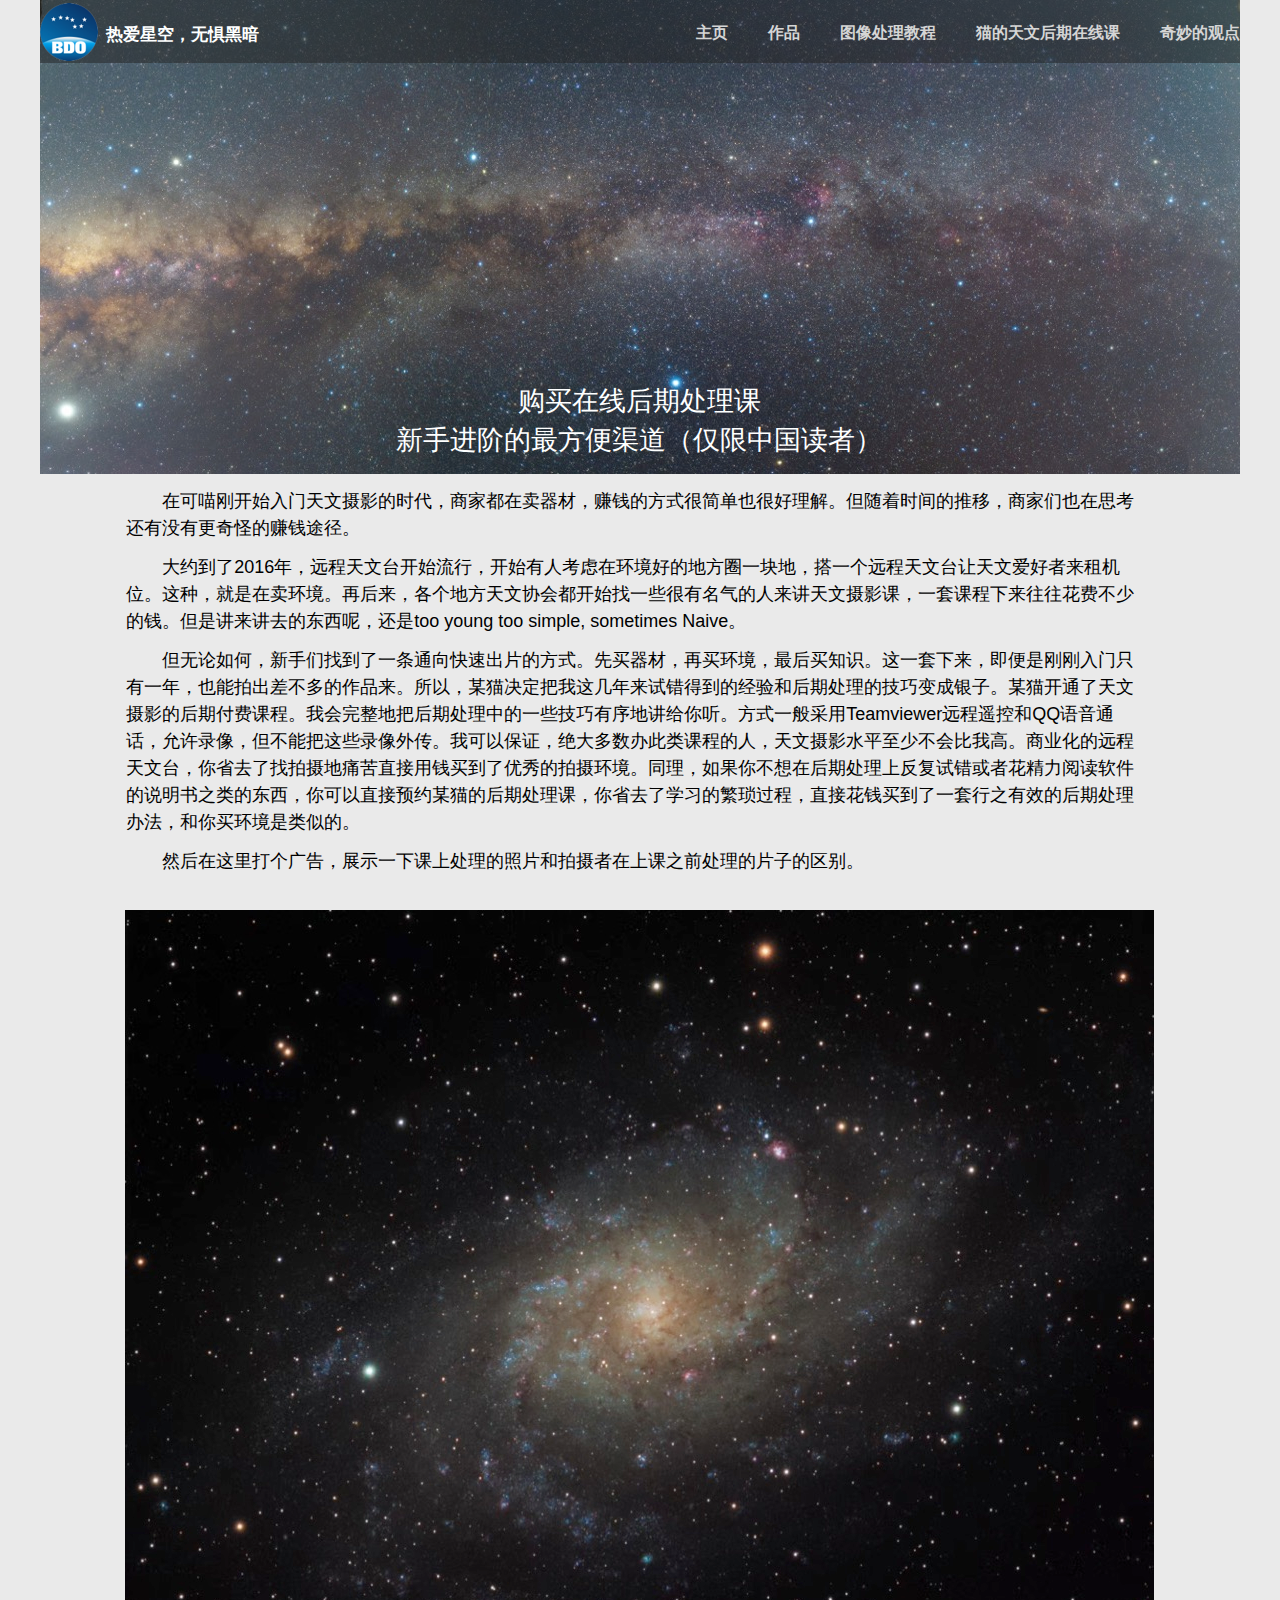
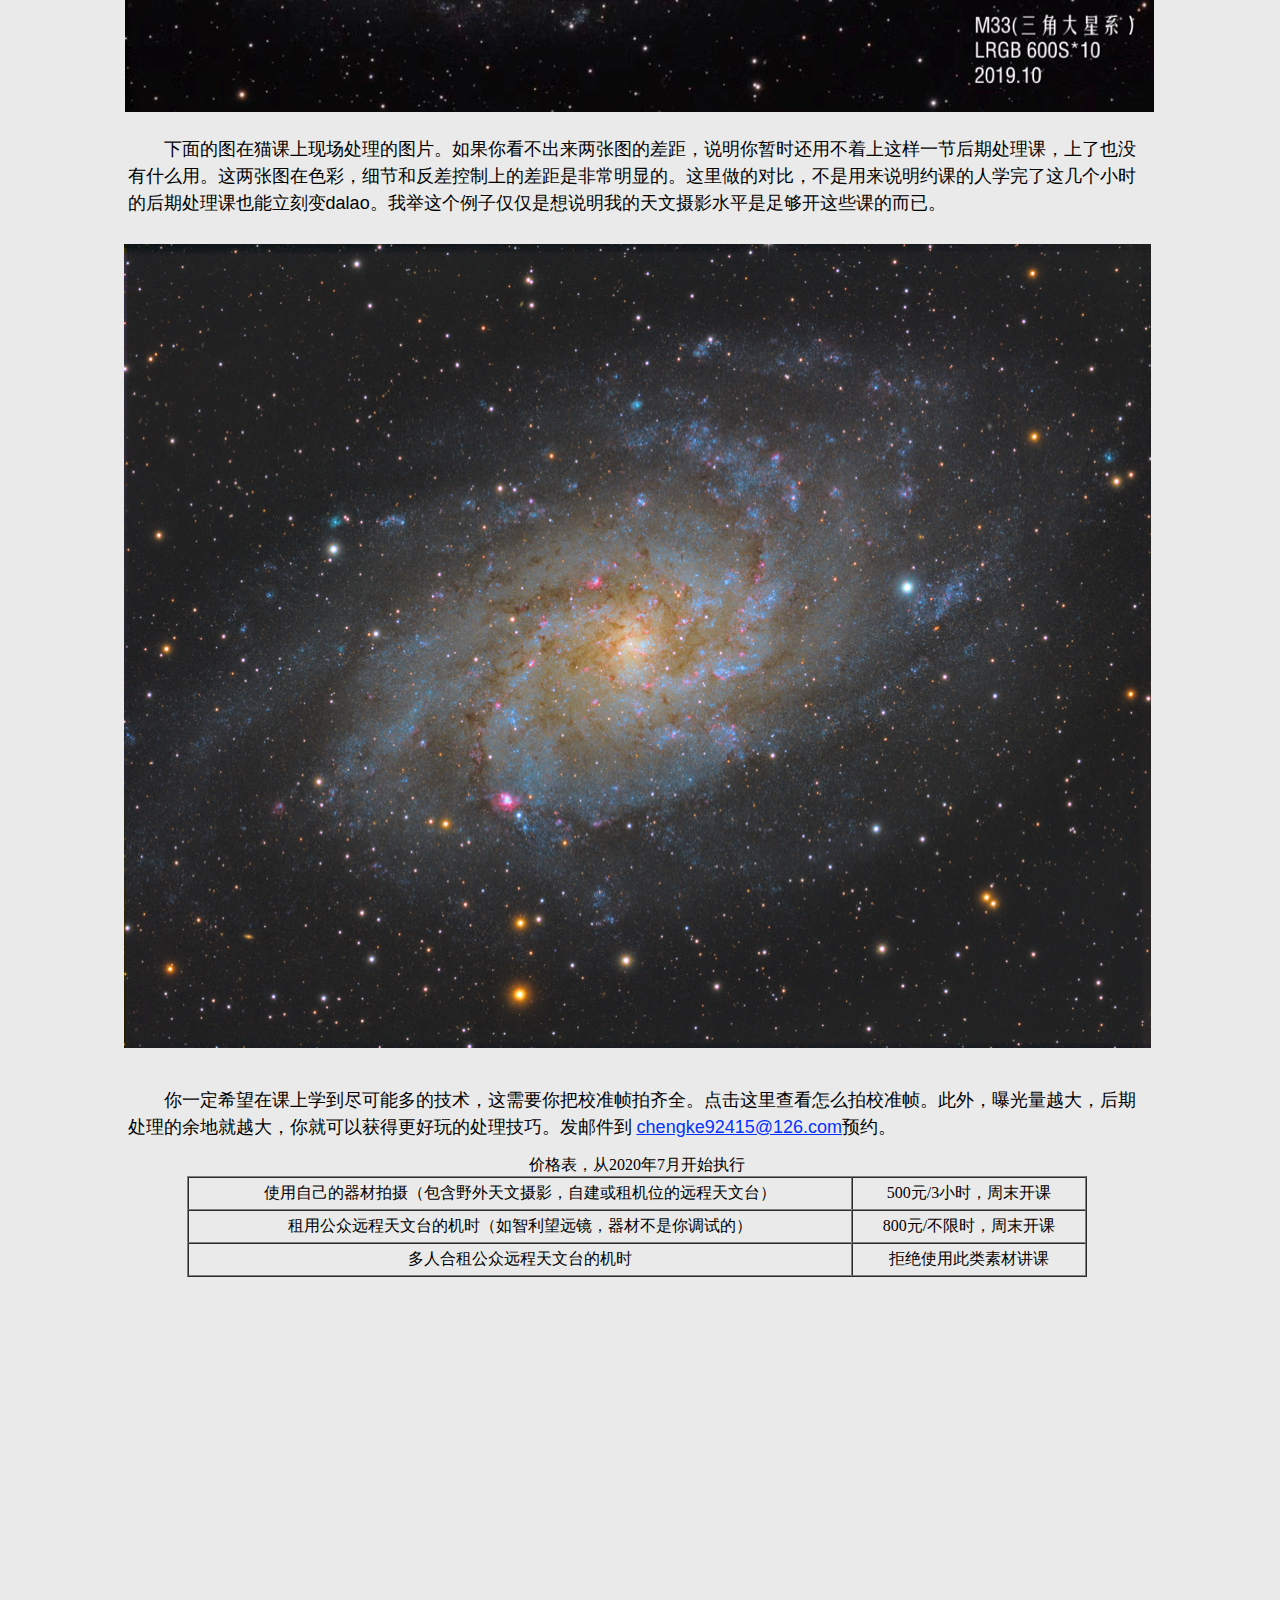
<file: class.html>
<!DOCTYPE html><html><head><title></title><meta http-equiv="Content-type" content="text/html;charset=UTF-8" /><meta name="viewport" content="width=1200" /><meta name="description" content="" /><meta name="generator" content="EverWeb 3.4.0 (2400)" /><meta name="buildDate" content="2020年12月10日 星期四" /><meta property="og:url" content="http://www.bdastro.cn/class.html" /><meta property="og:type" content="website" /> <link rel="stylesheet" type="text/css" href="ew_css/textstyles.css?3690456238" /><link rel="stylesheet" type="text/css" href="ew_css/responsive.css?3690456238" /><script type="text/javascript" src="ew_js/imageCode.js" defer></script><style type="text/css">a img {border:0px;}body {background-color: #EAEAEA;margin: 0px auto;}div.container {margin: 0px auto;width: 1200px;height: 3200px;background-color: #EAEAEA;}.shape_1 {background-color:#212121;opacity: 0.50; filter:alpha(opacity=50);}#navmenu_menu0 {clear:both;float:left;margin:0;padding:0;width:100%;font-family:'Arial',sans-serif;font-weight: 700;font-size:16px;z-index:1000;}#navmenu_menu0 ul {margin:0;padding:0;list-style:none;position:relative;right:0px;float:right;}#navmenu_menu0 ul li {margin:0 40px 0 0;padding:0;float:left;position:relative;left:0px;}#navmenu_menu0 ul li a {display:block;margin:0;padding:0px;height: 19px;line-height: 19px;text-decoration:none;color:#D5D5D5;font-weight: 700;text-align: left;}#navmenu_menu0 ul li a:visited {text-decoration:none;color:#EAEAEA;}#navmenu_menu0 ul li a:hover {text-decoration:underline;color:#EAEAEA;}#navmenu_menu0 ul li:hover a,#navmenu_menu0 ul li.hover a {text-decoration:underline;color:#EAEAEA;}#navmenu_menu0 ul ul {z-index:11002;display:none;position:absolute;left:0;float:left;right:auto;padding-top:2px;}#navmenu_menu0 ul ul li {left:auto;margin:0;clear:left;float:left;width:100%;}#navmenu_menu0 ul ul li a,#navmenu_menu0 ul li.active li a,#navmenu_menu0 ul li:hover ul li a,#navmenu_menu0 ul li.hover ul li a {background:#CBCBCB;text-decoration:none;color:#D5D5D5;padding-top:0px;padding-bottom:0px;float:left;width:100%;text-align: left;white-space:nowrap;}#navmenu_menu0 ul ul li a:hover,#navmenu_menu0 ul li.active ul li a:hover,#navmenu_menu0 ul li:hover ul li a:hover,#navmenu_menu0 ul li.hover ul li a:hover {background:#CBCBCB;text-decoration:underline;color:#EAEAEA;float:left;}#navmenu_menu0 ul li.last ul {left:auto; right:0;}#navmenu_menu0 ul li.last ul li {float:right;position:relative;right:0px;}#navmenu_menu0 ul li:hover ul,#navmenu_menu0 ul li.hover ul {display:block;}</style></head><body><div class="container" style="height:3200px"><header><div style="position:relative"><div class="shape_1" style="left:0px;top:0px;width:1200px;height:63px;z-index:1;position: absolute;"></div></div><div style="position:relative"><div class="ewnavmenu" id="navmenu_menu0" style="left:300px;top:22.5px;height:37px;width:900px;z-index:10002;position: absolute;"><ul id="navigation_menu0"><li><a class="main item0" href="index.html" data-linkuuid="A9E10561093B4D728C141E1048333887">主页</a></li><li><a class="main item1" href="photos/index.html" data-linkuuid="A9E10561093B4D728C141E1048333887">作品</a></li><li><a class="main item2" href="tutorial.html" data-linkuuid="A9E10561093B4D728C141E1048333887">图像处理教程</a></li><li><a class="main item3" href="class.html" data-linkuuid="A9E10561093B4D728C141E1048333887">猫的天文后期在线课</a></li><li  style='margin-right:0px;' class="last"><a class="main item4" href="viewpoint/index.html" data-linkuuid="A9E10561093B4D728C141E1048333887">奇妙的观点</a></li></ul></div></div><div style="position:relative"><div class="shape_3" style="left:0px;top:3px;width:58px;height:58px;z-index:3;position: absolute;"><img src="images/class/bdo.png" height="58" width="58" data-src2x="images/class/bdo@2x.png" srcset="images/class/bdo.png 1x, images/class/bdo@2x.png 2x" /></div></div><div style="position:relative"><div class="shape_8" style="left:64px;top:21px;width:236px;height:40px;z-index:8;position: absolute;"><div class="paraWrap" style="padding: 4.32px 2.16px 4.32px 2.16px; "><p class="para1"><span style="line-height:20px" class="Style2">热爱星空，无惧黑暗</span></p></div></div></div></header><div class="content" data-minheight="3000"><div style="position:relative"><div class="shape_0" style="left:0px;top:0px;width:1200px;height:474px;z-index:0;position: absolute;"><img src="images/class/banner.jpg" height="474" width="1200" data-src2x="images/class/banner@2x.jpg" srcset="images/class/banner.jpg 1x, images/class/banner@2x.jpg 2x" /></div></div><div style="position:relative"><div class="shape_4" style="left:219px;top:382px;width:760px;height:77px;z-index:4;position: absolute;"><p class="para3"><span style="line-height:38.75px" class="Style4">购买在线后期处理课</span></p><p class="para3"><span style="line-height:38.75px" class="Style4">新手进阶的最方便渠道（仅限中国读者）</span></p></div></div><div style="position:relative"><div class="shape_5" style="left:85px;top:910px;width:1029px;height:802px;z-index:5;position: absolute;"><img src="images/class/QQ20191223-0.jpg" height="802" width="1029" /></div></div><div style="position:relative"><div class="shape_6" style="left:84px;top:484px;width:1023px;height:407px;z-index:6;position: absolute;"><div class="paraWrap" style="padding: 3.6px 2.16px 3.6px 2.16px; "><p class="para19"><span style="line-height:27px" class="Style9">　　在可喵刚开始入门天文摄影的时代，商家都在卖器材，赚钱的方式很简单也很好理解。但随着时间的推移，商家们也在思考还有没有更奇怪的赚钱途径。</span></p><p class="para19"><span style="line-height:27px" class="Style9">　　大约到了2016年，远程天文台开始流行，开始有人考虑在环境好的地方圈一块地，搭一个远程天文台让天文爱好者来租机位。这种，就是在卖环境。再后来，各个地方天文协会都开始找一些很有名气的人来讲天文摄影课，一套课程下来往往花费不少的钱。但是讲来讲去的东西呢，还是too young too simple, sometimes Naive。</span></p><p class="para19"><span style="line-height:27px" class="Style9">　　但无论如何，新手们找到了一条通向快速出片的方式。先买器材，再买环境，最后买知识。这一套下来，即便是刚刚入门只有一年，也能拍出差不多的作品来。所以，某猫决定把我这几年来试错得到的经验和后期处理的技巧变成银子。某猫开通了天文摄影的后期付费课程。我会完整地把后期处理中的一些技巧有序地讲给你听。方式一般采用Teamviewer远程遥控和QQ语音通话，允许录像，但不能把这些录像外传。我可以保证，绝大多数办此类课程的人，天文摄影水平至少不会比我高。商业化的远程天文台，你省去了找拍摄地痛苦直接用钱买到了优秀的拍摄环境。同理，如果你不想在后期处理上反复试错或者花精力阅读软件的说明书之类的东西，你可以直接预约某猫的后期处理课，你省去了学习的繁琐过程，直接花钱买到了一套行之有效的后期处理办法，和你买环境是类似的。</span></p><p class="para19"><span style="line-height:27px" class="Style9">　　然后在这里打个广告，展示一下课上处理的照片和拍摄者在上课之前处理的片子的区别。</span></p></div></div></div><div style="position:relative"><div class="shape_7" style="left:84px;top:1732px;width:1025px;height:99px;z-index:7;position: absolute;"><div class="paraWrap" style="padding: 3.6px 3.6px 3.6px 3.6px; "><p class="para1"><span style="line-height:27px" class="Style9">　　下面的图在猫课上现场处理的图片。如果你看不出来两张图的差距，说明你暂时还用不着上这样一节后期处理课，上了也没有什么用。这两张图在色彩，细节和反差控制上的差距是非常明显的。这里做的对比，不是用来说明约课的人学完了这几个小时的后期处理课也能立刻变dalao。我举这个例子仅仅是想说明我的天文摄影水平是足够开这些课的而已。</span></p></div></div></div><div style="position:relative"><div class="shape_9" style="left:84px;top:2683px;width:1025px;height:72px;z-index:9;position: absolute;"><div class="paraWrap" style="padding: 3.6px 3.6px 3.6px 3.6px; "><p class="para1"><span style="line-height:27px" class="Style9">　　你一定希望在课上学到尽可能多的技术，这需要你把校准帧拍齐全。点击这里查看怎么拍校准帧。此外，曝光量越大，后期处理的余地就越大，你就可以获得更好玩的处理技巧。发邮件到 </span><span style="line-height:27px" class="linkStyle_20"><a href="mailto:chengke92415@126.com?subject=猫课预约" class="linkStyle_20">chengke92415@126.com</a></span><span style="line-height:27px" class="Style9">预约。</span></p></div></div></div><div style="position:relative"><div class="shape_10" style="left:84px;top:1844px;width:1027px;height:804px;z-index:10;position: absolute;"><img src="images/class/m333.png" height="804" width="1027" data-src2x="images/class/m333@2x.png" srcset="images/class/m333.png 1x, images/class/m333@2x.png 2x" /></div></div><div style="position:relative"><div style="left:146.9998px;top:2755px;height:126px;width:902px;position: absolute;z-index: 11;" id="custom-background-11"><table width="900" border="1" cellspacing="0" cellpadding="5" style="text-align:center">
<caption align="center">价格表，从2020年7月开始执行</caption>
<tr>
<td>使用自己的器材拍摄（包含野外天文摄影，自建或租机位的远程天文台）</td>
<td>500元/3小时，周末开课</td>
</tr>
<tr>
<td>租用公众远程天文台的机时（如智利望远镜，器材不是你调试的）</td>
<td>800元/不限时，周末开课</td>
</tr>
<tr>
<td>多人合租公众远程天文台的机时</td>
<td>拒绝使用此类素材讲课</td>
</tr>
</table></div></div></div><footer data-top='3100' data-height='100'></footer></div></body></html>
</file>
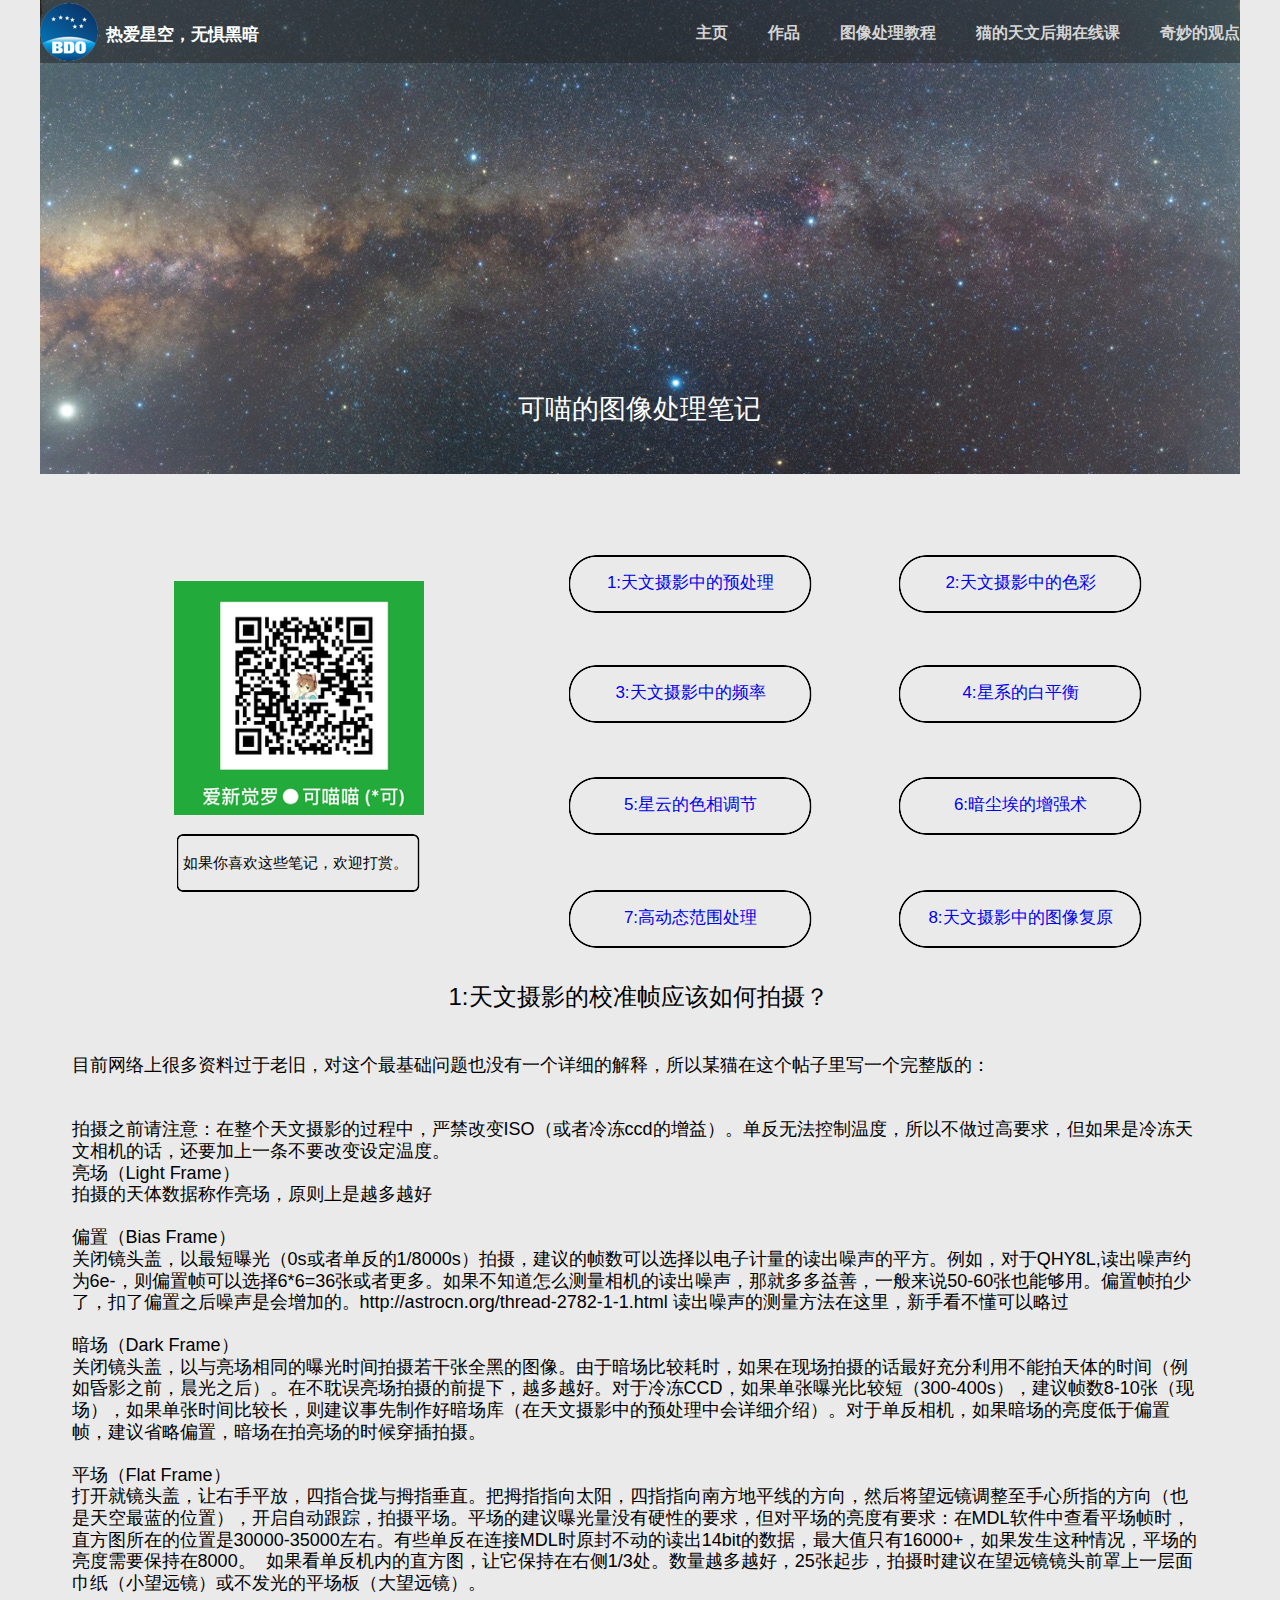
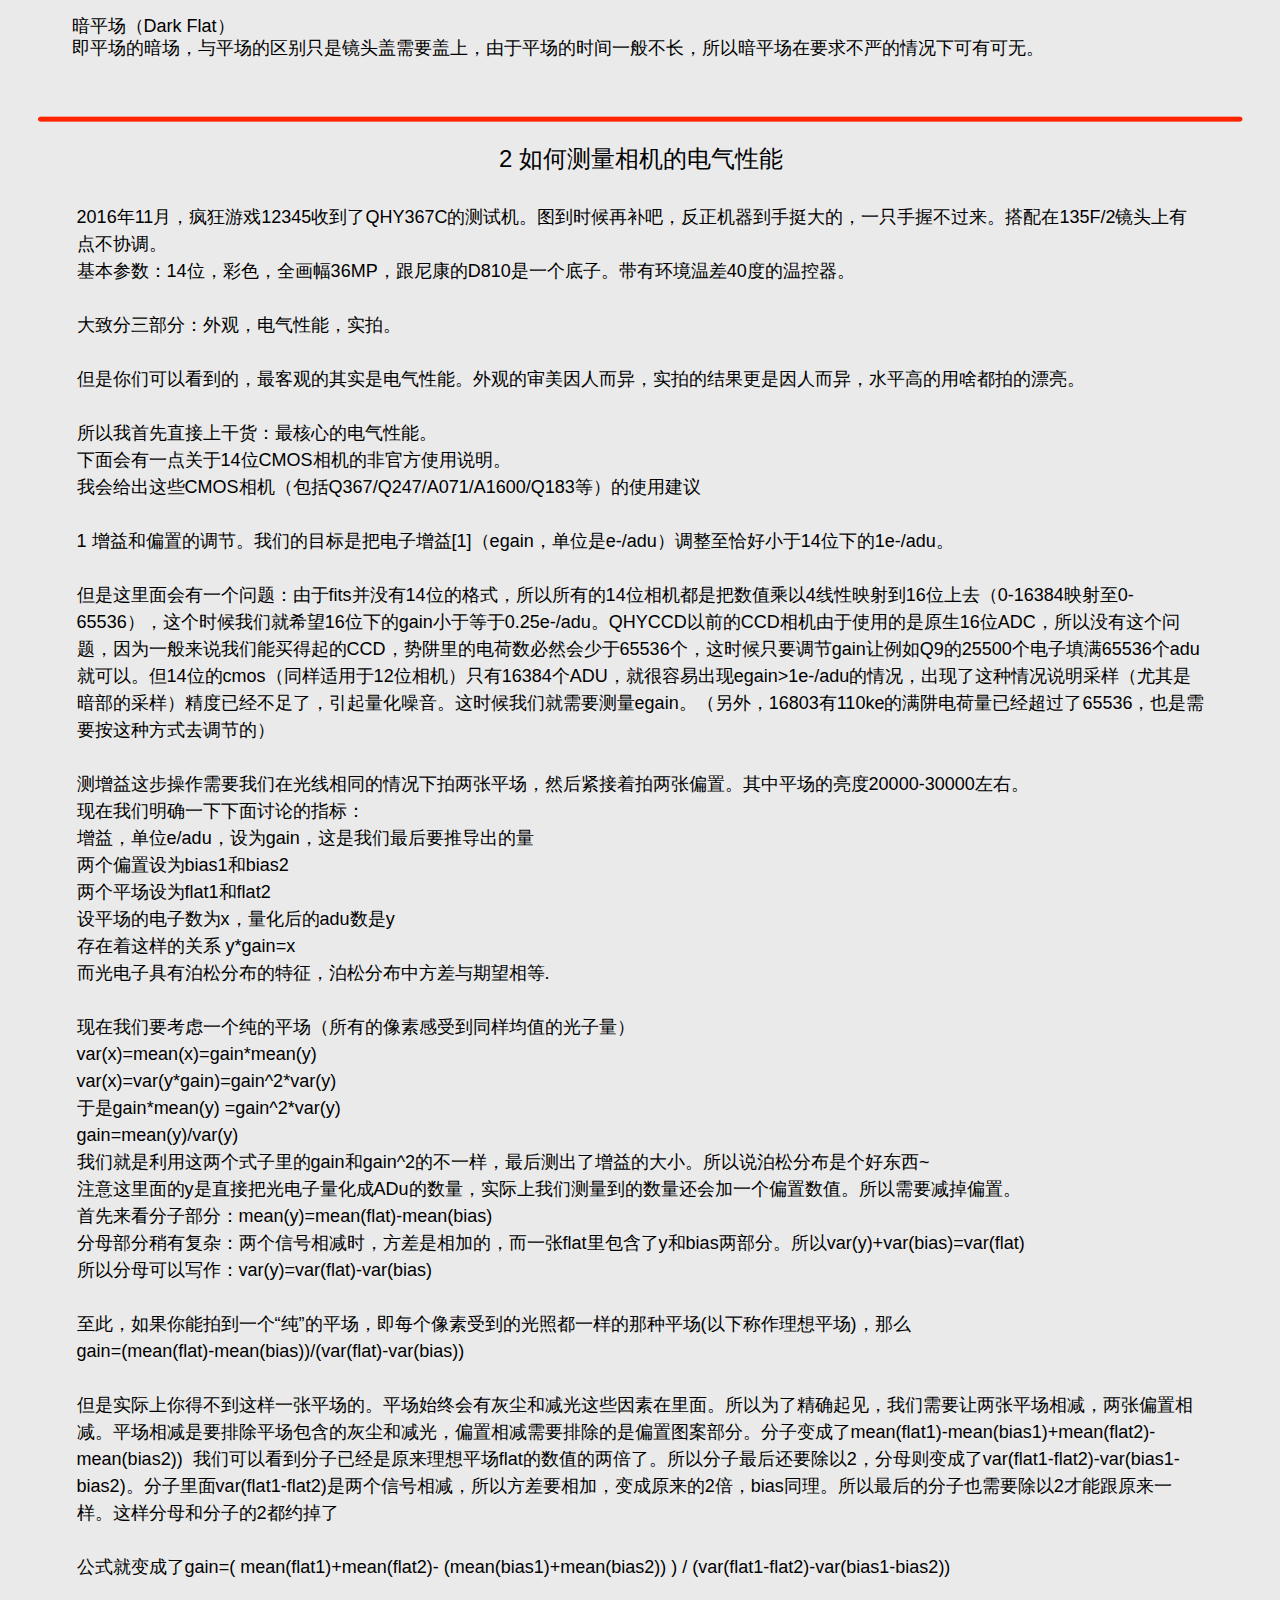
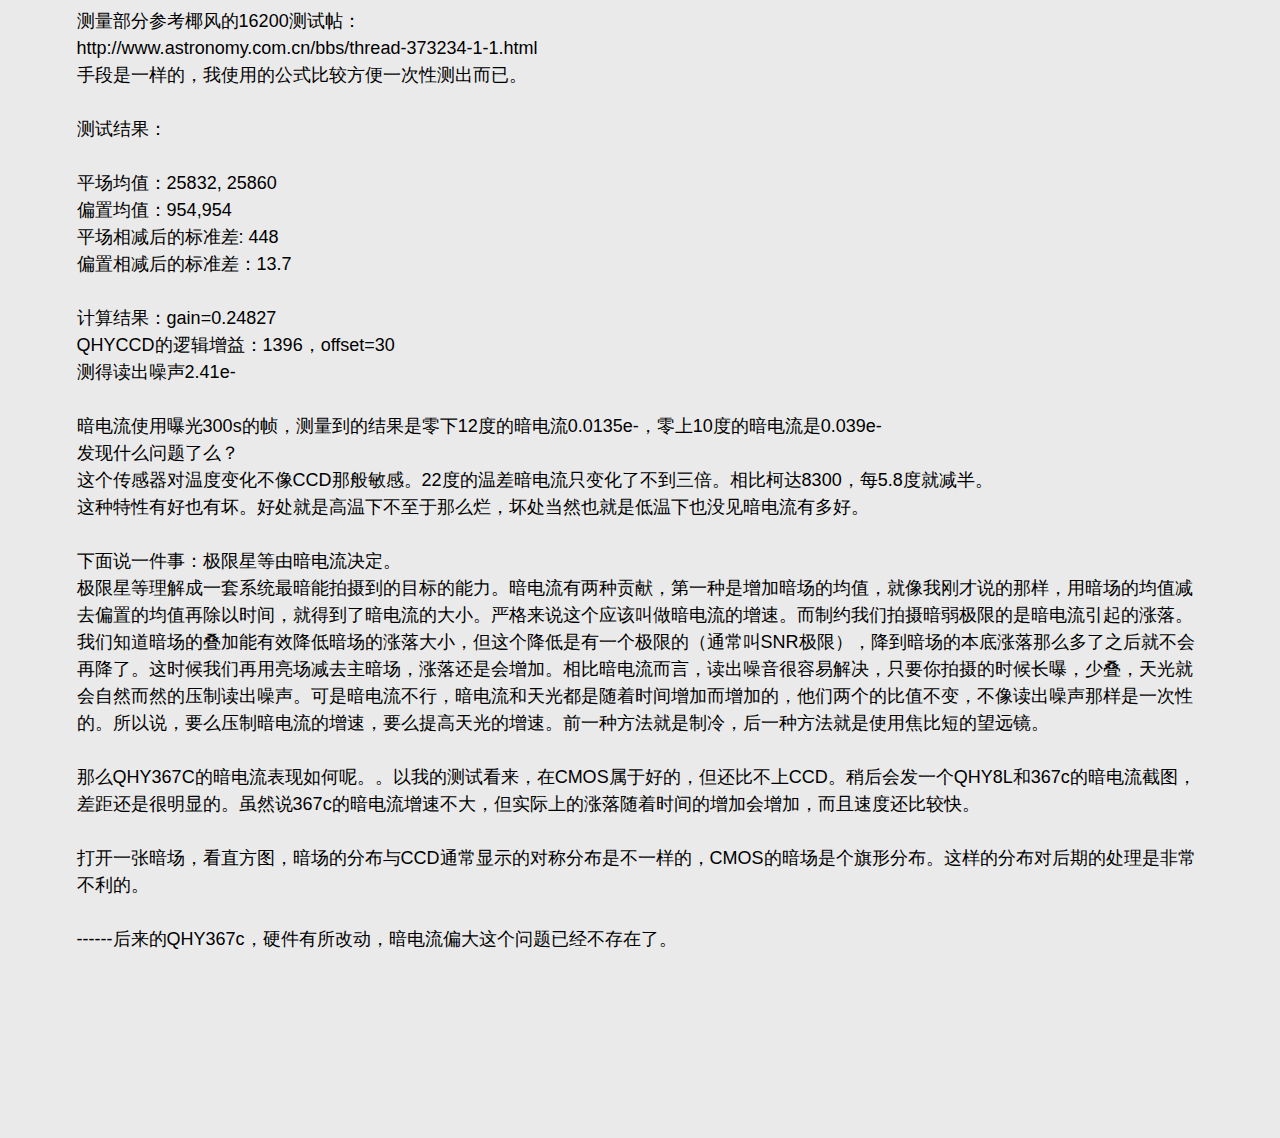
<file: tutorial.html>
<!DOCTYPE html><html><head><title></title><meta http-equiv="Content-type" content="text/html;charset=UTF-8" /><meta name="viewport" content="width=1200" /><meta name="description" content="" /><meta name="generator" content="EverWeb 3.4.0 (2400)" /><meta name="buildDate" content="2020年12月10日 星期四" /><meta property="og:url" content="http://www.bdastro.cn/tutorial.html" /><meta property="og:type" content="website" /> <link rel="stylesheet" type="text/css" href="ew_css/textstyles.css?3690456238" /><link rel="stylesheet" type="text/css" href="ew_css/responsive.css?3690456238" />
<script type="text/javascript">
if (typeof jQuery == 'undefined')
{
 document.write(unescape("%3Cscript src='ew_js/jquery.min.js' type='text/javascript'%3E%3C/script%3E"));
}
</script><script type="text/javascript" src="ew_js/imageCode.js" defer></script><script type="text/javascript" src="ew_js/scrollCode.js" defer></script><style type="text/css">a img {border:0px;}body {background-color: #EAEAEA;margin: 0px auto;}div.container {margin: 0px auto;width: 1200px;height: 4338px;background-color: #EAEAEA;}.shape_1 {background-color:#212121;opacity: 0.50; filter:alpha(opacity=50);}#navmenu_menu0 {clear:both;float:left;margin:0;padding:0;width:100%;font-family:'Arial',sans-serif;font-weight: 700;font-size:16px;z-index:1000;}#navmenu_menu0 ul {margin:0;padding:0;list-style:none;position:relative;right:0px;float:right;}#navmenu_menu0 ul li {margin:0 40px 0 0;padding:0;float:left;position:relative;left:0px;}#navmenu_menu0 ul li a {display:block;margin:0;padding:0px;height: 19px;line-height: 19px;text-decoration:none;color:#D5D5D5;font-weight: 700;text-align: left;}#navmenu_menu0 ul li a:visited {text-decoration:none;color:#EAEAEA;}#navmenu_menu0 ul li a:hover {text-decoration:underline;color:#EAEAEA;}#navmenu_menu0 ul li:hover a,#navmenu_menu0 ul li.hover a {text-decoration:underline;color:#EAEAEA;}#navmenu_menu0 ul ul {z-index:11002;display:none;position:absolute;left:0;float:left;right:auto;padding-top:2px;}#navmenu_menu0 ul ul li {left:auto;margin:0;clear:left;float:left;width:100%;}#navmenu_menu0 ul ul li a,#navmenu_menu0 ul li.active li a,#navmenu_menu0 ul li:hover ul li a,#navmenu_menu0 ul li.hover ul li a {background:#CBCBCB;text-decoration:none;color:#D5D5D5;padding-top:0px;padding-bottom:0px;float:left;width:100%;text-align: left;white-space:nowrap;}#navmenu_menu0 ul ul li a:hover,#navmenu_menu0 ul li.active ul li a:hover,#navmenu_menu0 ul li:hover ul li a:hover,#navmenu_menu0 ul li.hover ul li a:hover {background:#CBCBCB;text-decoration:underline;color:#EAEAEA;float:left;}#navmenu_menu0 ul li.last ul {left:auto; right:0;}#navmenu_menu0 ul li.last ul li {float:right;position:relative;right:0px;}#navmenu_menu0 ul li:hover ul,#navmenu_menu0 ul li.hover ul {display:block;}.shape_5 {background: url('images/tutorial/shape_5.png') no-repeat;}.shape_6 {background: url('images/tutorial/shape_6.png') no-repeat;}.shape_7 {background: url('images/tutorial/shape_7.png') no-repeat;}.shape_8 {background: url('images/tutorial/shape_8.png') no-repeat;}.shape_9 {background: url('images/tutorial/shape_9.png') no-repeat;}.shape_10 {background: url('images/tutorial/shape_10.png') no-repeat;}.shape_11 {background: url('images/tutorial/shape_11.png') no-repeat;}.shape_12 {background: url('images/tutorial/shape_12.png') no-repeat;}.shape_14 {background: url('images/tutorial/shape_14.png') no-repeat;}@media only screen and (-moz-min-device-pixel-ratio: 1.5), only screen and (-o-min-device-pixel-ratio: 3/2), only screen and (-webkit-min-device-pixel-ratio: 1.5), only screen and (min-devicepixel-ratio: 1.5), only screen and (min-resolution: 1.5dppx) {.shape_5{background: url('images/tutorial/shape_5@2x.png') no-repeat;background-size: 243px 58px;}.shape_6{background: url('images/tutorial/shape_6@2x.png') no-repeat;background-size: 243px 58px;}.shape_7{background: url('images/tutorial/shape_7@2x.png') no-repeat;background-size: 243px 58px;}.shape_8{background: url('images/tutorial/shape_8@2x.png') no-repeat;background-size: 243px 58px;}.shape_9{background: url('images/tutorial/shape_9@2x.png') no-repeat;background-size: 243px 58px;}.shape_10{background: url('images/tutorial/shape_10@2x.png') no-repeat;background-size: 243px 58px;}.shape_11{background: url('images/tutorial/shape_11@2x.png') no-repeat;background-size: 243px 58px;}.shape_12{background: url('images/tutorial/shape_12@2x.png') no-repeat;background-size: 243px 58px;}.shape_14{background: url('images/tutorial/shape_14@2x.png') no-repeat;background-size: 243px 58px;}}</style></head><body><div class="container" style="height:4338px"><header><div style="position:relative"><div class="shape_1" style="left:0px;top:0px;width:1200px;height:63px;z-index:1;position: absolute;"></div></div><div style="position:relative"><div class="ewnavmenu" id="navmenu_menu0" style="left:300px;top:22.5px;height:37px;width:900px;z-index:10002;position: absolute;"><ul id="navigation_menu0"><li><a class="main item0" href="index.html" data-linkuuid="AE2E650D403241EDA4FA0440FAA843AA">主页</a></li><li><a class="main item1" href="photos/index.html" data-linkuuid="AE2E650D403241EDA4FA0440FAA843AA">作品</a></li><li><a class="main item2" href="tutorial.html" data-linkuuid="AE2E650D403241EDA4FA0440FAA843AA">图像处理教程</a></li><li><a class="main item3" href="class.html" data-linkuuid="AE2E650D403241EDA4FA0440FAA843AA">猫的天文后期在线课</a></li><li  style='margin-right:0px;' class="last"><a class="main item4" href="viewpoint/index.html" data-linkuuid="AE2E650D403241EDA4FA0440FAA843AA">奇妙的观点</a></li></ul></div></div><div style="position:relative"><div class="shape_3" style="left:0px;top:3px;width:58px;height:58px;z-index:3;position: absolute;"><img src="images/tutorial/bdo.png" height="58" width="58" data-src2x="images/tutorial/bdo@2x.png" srcset="images/tutorial/bdo.png 1x, images/tutorial/bdo@2x.png 2x" /></div></div><div style="position:relative"><div class="shape_16" style="left:64px;top:21px;width:236px;height:40px;z-index:16;position: absolute;"><div class="paraWrap" style="padding: 4.32px 2.16px 4.32px 2.16px; "><p class="para1"><span style="line-height:20px" class="Style2">热爱星空，无惧黑暗</span></p></div></div></div></header><div class="content" data-minheight="1500"><div style="position:relative"><div class="shape_0" style="left:0px;top:0px;width:1200px;height:474px;z-index:0;position: absolute;"><img src="images/tutorial/banner.jpg" height="474" width="1200" data-src2x="images/tutorial/banner@2x.jpg" srcset="images/tutorial/banner.jpg 1x, images/tutorial/banner@2x.jpg 2x" /></div></div><div style="position:relative"><div class="shape_4" style="left:214px;top:390px;width:770px;height:77px;z-index:4;position: absolute;"><p class="para3"><span style="line-height:38.75px" class="Style4">可喵的图像处理笔记</span></p></div></div><div style="position:relative"><a href="ewExternalFiles/note-2.pdf" class="outerlink"><div class="shape_5" style="left:859px;top:555px;width:243px;height:58px;z-index:5;position: absolute;" onmouseout="this.style.background='url(\'images/tutorial/shape_5@2x.png\') no-repeat'; this.style.backgroundSize='243px 58px';" onmouseover="this.style.background='#E68A00';this.style.borderRadius='27px'"><div class="paraWrap" style="padding: 18px 4.32px 4.32px 4.32px; "><p class="para3"><span style="line-height:20px" class="Style14">2:天文摄影中的色彩</span></p></div></div></a></div><div style="position:relative"><a href="ewExternalFiles/note-3.pdf" class="outerlink"><div class="shape_6" style="left:529px;top:665px;width:243px;height:58px;z-index:6;position: absolute;" onmouseout="this.style.background='url(\'images/tutorial/shape_6@2x.png\') no-repeat'; this.style.backgroundSize='243px 58px';" onmouseover="this.style.background='#DBAA00';this.style.borderRadius='27px'"><div class="paraWrap" style="padding: 18px 4.32px 4.32px 4.32px; "><p class="para3"><span style="line-height:20px" class="Style14">3:天文摄影中的频率</span></p></div></div></a></div><div style="position:relative"><a href="ewExternalFiles/note-4.pdf" class="outerlink"><div class="shape_7" style="left:859px;top:665px;width:243px;height:58px;z-index:7;position: absolute;" onmouseout="this.style.background='url(\'images/tutorial/shape_7@2x.png\') no-repeat'; this.style.backgroundSize='243px 58px';" onmouseover="this.style.background='#3EBA00';this.style.borderRadius='27px'"><div class="paraWrap" style="padding: 18px 4.32px 4.32px 4.32px; "><p class="para3"><span style="line-height:20px" class="Style14">4:星系的白平衡</span></p></div></div></a></div><div style="position:relative"><a href="ewExternalFiles/note-5.pdf" class="outerlink"><div class="shape_8" style="left:529px;top:777px;width:243px;height:58px;z-index:8;position: absolute;" onmouseout="this.style.background='url(\'images/tutorial/shape_8@2x.png\') no-repeat'; this.style.backgroundSize='243px 58px';" onmouseover="this.style.background='#04BCA6';this.style.borderRadius='27px'"><div class="paraWrap" style="padding: 18px 4.32px 4.32px 4.32px; "><p class="para3"><span style="line-height:20px" class="Style14">5:星云的色相调节</span></p></div></div></a></div><div style="position:relative"><a href="ewExternalFiles/note-6.pdf" class="outerlink"><div class="shape_9" style="left:859px;top:777px;width:243px;height:58px;z-index:9;position: absolute;" onmouseout="this.style.background='url(\'images/tutorial/shape_9@2x.png\') no-repeat'; this.style.backgroundSize='243px 58px';" onmouseover="this.style.background='#0083C4';this.style.borderRadius='27px'"><div class="paraWrap" style="padding: 18px 4.32px 4.32px 4.32px; "><p class="para3"><span style="line-height:20px" class="Style14">6:暗尘埃的增强术</span></p></div></div></a></div><div style="position:relative"><a href="ewExternalFiles/note-8.pdf" class="outerlink"><div class="shape_10" style="left:859px;top:890px;width:243px;height:58px;z-index:10;position: absolute;" onmouseout="this.style.background='url(\'images/tutorial/shape_10@2x.png\') no-repeat'; this.style.backgroundSize='243px 58px';" onmouseover="this.style.background='#8929C4';this.style.borderRadius='27px'"><div class="paraWrap" style="padding: 18px 4.32px 4.32px 4.32px; "><p class="para3"><span style="line-height:20px" class="Style14">8:天文摄影中的图像复原</span></p></div></div></a></div><div style="position:relative"><a href="ewExternalFiles/note-1.pdf" target="_blank" class="outerlink"><div class="shape_11" style="left:529px;top:555px;width:243px;height:58px;z-index:11;position: absolute;" onmouseout="this.style.background='url(\'images/tutorial/shape_11@2x.png\') no-repeat'; this.style.backgroundSize='243px 58px';" onmouseover="this.style.background='#DB4100';this.style.borderRadius='27px'"><div class="paraWrap" style="padding: 18px 4.32px 4.32px 4.32px; "><p class="para3"><span style="line-height:20px" class="Style14">1:天文摄影中的预处理</span></p></div></div></a></div><div style="position:relative"><a href="ewExternalFiles/note-7.pdf" class="outerlink"><div class="shape_12" style="left:529px;top:890px;width:243px;height:58px;z-index:12;position: absolute;" onmouseout="this.style.background='url(\'images/tutorial/shape_12@2x.png\') no-repeat'; this.style.backgroundSize='243px 58px';" onmouseover="this.style.background='#314EC4';this.style.borderRadius='27px'"><div class="paraWrap" style="padding: 18px 4.32px 4.32px 4.32px; "><p class="para3"><span style="line-height:20px" class="Style14">7:高动态范围处理</span></p></div></div></a></div><div style="position:relative"><div class="shape_13" style="left:134px;top:581px;width:250px;height:234px;z-index:13;position: absolute;"><img src="images/tutorial/IMG_1831_Preview01.png" height="234" width="250" data-src2x="images/tutorial/IMG_1831_Preview01@2x.png" srcset="images/tutorial/IMG_1831_Preview01.png 1x, images/tutorial/IMG_1831_Preview01@2x.png 2x" /></div></div><div style="position:relative"><div class="shape_14" style="left:137px;top:834px;width:243px;height:58px;z-index:14;position: absolute;" onmouseout="this.style.background='url(\'images/tutorial/shape_14@2x.png\') no-repeat'; this.style.backgroundSize='243px 58px';" onmouseover="this.style.background='#DB4100';this.style.borderRadius='6px'"><div class="paraWrap" style="padding: 20.5px 5.76px 5.76px 5.76px; "><p class="para15"><span style="line-height:15px" class="Style16">如果你喜欢这些笔记，欢迎打赏。</span></p></div></div></div><div style="position:relative"><div class="shape_15" style="left:28px;top:979px;width:1141px;height:703px;z-index:15;position: absolute;"><div class="paraWrap" style="padding: 3.6px 3.6px 3.6px 3.6px; "><p class="para3"><span style="line-height:28.8px" class="Style17">1:天文摄影的校准帧应该如何拍摄？</span></p><p style="font-size: 0; text-align:left; padding-bottom:0px; margin-top:0px; padding-top:0px;" class="Style18"><span style="line-height:21.6px;"><br /></span></p><p style="font-size: 0; text-align:left; padding-bottom:0px; margin-top:0px; padding-top:0px;" class="Style18"><span style="line-height:21.6px;"><br /></span></p><p class="para15"><span style="line-height:21.6px" class="Style9">目前网络上很多资料过于老旧，对这个最基础问题也没有一个详细的解释，所以某猫在这个帖子里写一个完整版的：</span></p><p style="font-size: 0; text-align:left; padding-bottom:0px; margin-top:0px; padding-top:0px;" class="Style18"><span style="line-height:21.6px;"><br /></span></p><p style="font-size: 0; text-align:left; padding-bottom:0px; margin-top:0px; padding-top:0px;" class="Style18"><span style="line-height:21.6px;"><br /></span></p><p class="para15"><span style="line-height:21.6px" class="Style9">拍摄之前请注意：在整个天文摄影的过程中，严禁改变ISO（或者冷冻ccd的增益）。单反无法控制温度，所以不做过高要求，但如果是冷冻天文相机的话，还要加上一条不要改变设定温度。</span></p><p class="para15"><span style="line-height:21.6px" class="Style9">亮场（Light Frame）</span></p><p class="para15"><span style="line-height:21.6px" class="Style9">拍摄的天体数据称作亮场，原则上是越多越好</span></p><p style="font-size: 0; text-align:left; padding-bottom:0px; margin-top:0px; padding-top:0px;" class="Style18"><span style="line-height:21.6px;"><br /></span></p><p class="para15"><span style="line-height:21.6px" class="Style9">偏置（Bias Frame）</span></p><p class="para15"><span style="line-height:21.6px" class="Style9">关闭镜头盖，以最短曝光（0s或者单反的1/8000s）拍摄，建议的帧数可以选择以电子计量的读出噪声的平方。例如，对于QHY8L,读出噪声约为6e-，则偏置帧可以选择6*6=36张或者更多。如果不知道怎么测量相机的读出噪声，那就多多益善，一般来说50-60张也能够用。偏置帧拍少了，扣了偏置之后噪声是会增加的。http://astrocn.org/thread-2782-1-1.html 读出噪声的测量方法在这里，新手看不懂可以略过</span></p><p style="font-size: 0; text-align:left; padding-bottom:0px; margin-top:0px; padding-top:0px;" class="Style18"><span style="line-height:21.6px;"><br /></span></p><p class="para15"><span style="line-height:21.6px" class="Style9">暗场（Dark Frame）</span></p><p class="para15"><span style="line-height:21.6px" class="Style9">关闭镜头盖，以与亮场相同的曝光时间拍摄若干张全黑的图像。由于暗场比较耗时，如果在现场拍摄的话最好充分利用不能拍天体的时间（例如昏影之前，晨光之后）。在不耽误亮场拍摄的前提下，越多越好。对于冷冻CCD，如果单张曝光比较短（300-400s），建议帧数8-10张（现场），如果单张时间比较长，则建议事先制作好暗场库（在天文摄影中的预处理中会详细介绍）。对于单反相机，如果暗场的亮度低于偏置帧，建议省略偏置，暗场在拍亮场的时候穿插拍摄。</span></p><p style="font-size: 0; text-align:left; padding-bottom:0px; margin-top:0px; padding-top:0px;" class="Style18"><span style="line-height:21.6px;"><br /></span></p><p class="para15"><span style="line-height:21.6px" class="Style9">平场（Flat Frame）</span></p><p class="para15"><span style="line-height:21.6px" class="Style9">打开就镜头盖，让右手平放，四指合拢与拇指垂直。把拇指指向太阳，四指指向南方地平线的方向，然后将望远镜调整至手心所指的方向（也是天空最蓝的位置），开启自动跟踪，拍摄平场。平场的建议曝光量没有硬性的要求，但对平场的亮度有要求：在MDL软件中查看平场帧时，直方图所在的位置是30000-35000左右。有些单反在连接MDL时原封不动的读出14bit的数据，最大值只有16000+，如果发生这种情况，平场的亮度需要保持在8000。&nbsp;&nbsp;如果看单反机内的直方图，让它保持在右侧1/3处。数量越多越好，25张起步，拍摄时建议在望远镜镜头前罩上一层面巾纸（小望远镜）或不发光的平场板（大望远镜）。</span></p><p style="font-size: 0; text-align:left; padding-bottom:0px; margin-top:0px; padding-top:0px;" class="Style18"><span style="line-height:21.6px;"><br /></span></p><p class="para15"><span style="line-height:21.6px" class="Style9">暗平场（Dark Flat）</span></p><p class="para15"><span style="line-height:21.6px" class="Style9">即平场的暗场，与平场的区别只是镜头盖需要盖上，由于平场的时间一般不长，所以暗平场在要求不严的情况下可有可无。</span></p></div></div></div><div style="position:relative"><div class="shape_17" style="left:-2.5px;top:1653.5px;width:1205px;height:130px;z-index:17;position: absolute;"><img src="images/tutorial/shape_17.png" height="130" width="1205" alt="(placeholder)" data-src2x="images/tutorial/shape_17@2x.png" srcset="images/tutorial/shape_17.png 1x, images/tutorial/shape_17@2x.png 2x" /></div></div><div style="position:relative"><div class="shape_18" style="left:33px;top:1737px;width:1136px;height:2501px;z-index:18;position: absolute;"><div class="paraWrap" style="padding: 3.6px 3.6px 3.6px 3.6px; "><p class="para3"><span style="line-height:36px" class="Style17">2 如何测量相机的电气性能</span></p><p style="font-size: 0; text-align:left; padding-bottom:0px; margin-top:0px; padding-top:0px;" class="Style18"><span style="line-height:27px;"><br /></span></p><p class="para15"><span style="line-height:27px" class="Style9">2016年11月，疯狂游戏12345收到了QHY367C的测试机。图到时候再补吧，反正机器到手挺大的，一只手握不过来。搭配在135F/2镜头上有点不协调。</span></p><p class="para15"><span style="line-height:27px" class="Style9">基本参数：14位，彩色，全画幅36MP，跟尼康的D810是一个底子。带有环境温差40度的温控器。</span></p><p style="font-size: 0; text-align:left; padding-bottom:0px; margin-top:0px; padding-top:0px;" class="Style18"><span style="line-height:27px;"><br /></span></p><p class="para15"><span style="line-height:27px" class="Style9">大致分三部分：外观，电气性能，实拍。</span></p><p style="font-size: 0; text-align:left; padding-bottom:0px; margin-top:0px; padding-top:0px;" class="Style18"><span style="line-height:27px;"><br /></span></p><p class="para15"><span style="line-height:27px" class="Style9">但是你们可以看到的，最客观的其实是电气性能。外观的审美因人而异，实拍的结果更是因人而异，水平高的用啥都拍的漂亮。</span></p><p style="font-size: 0; text-align:left; padding-bottom:0px; margin-top:0px; padding-top:0px;" class="Style18"><span style="line-height:27px;"><br /></span></p><p class="para15"><span style="line-height:27px" class="Style9">所以我首先直接上干货：最核心的电气性能。</span></p><p class="para15"><span style="line-height:27px" class="Style9">下面会有一点关于14位CMOS相机的非官方使用说明。</span></p><p class="para15"><span style="line-height:27px" class="Style9">我会给出这些CMOS相机（包括Q367/Q247/A071/A1600/Q183等）的使用建议</span></p><p style="font-size: 0; text-align:left; padding-bottom:0px; margin-top:0px; padding-top:0px;" class="Style18"><span style="line-height:27px;"><br /></span></p><p class="para15"><span style="line-height:27px" class="Style9">1 增益和偏置的调节。我们的目标是把电子增益[1]（egain，单位是e-/adu）调整至恰好小于14位下的1e-/adu。</span></p><p style="font-size: 0; text-align:left; padding-bottom:0px; margin-top:0px; padding-top:0px;" class="Style18"><span style="line-height:27px;"><br /></span></p><p class="para15"><span style="line-height:27px" class="Style9">但是这里面会有一个问题：由于fits并没有14位的格式，所以所有的14位相机都是把数值乘以4线性映射到16位上去（0-16384映射至0-65536），这个时候我们就希望16位下的gain小于等于0.25e-/adu。QHYCCD以前的CCD相机由于使用的是原生16位ADC，所以没有这个问题，因为一般来说我们能买得起的CCD，势阱里的电荷数必然会少于65536个，这时候只要调节gain让例如Q9的25500个电子填满65536个adu就可以。但14位的cmos（同样适用于12位相机）只有16384个ADU，就很容易出现egain&gt;1e-/adu的情况，出现了这种情况说明采样（尤其是暗部的采样）精度已经不足了，引起量化噪音。这时候我们就需要测量egain。（另外，16803有110ke的满阱电荷量已经超过了65536，也是需要按这种方式去调节的）</span></p><p style="font-size: 0; text-align:left; padding-bottom:0px; margin-top:0px; padding-top:0px;" class="Style18"><span style="line-height:27px;"><br /></span></p><p class="para15"><span style="line-height:27px" class="Style9">测增益这步操作需要我们在光线相同的情况下拍两张平场，然后紧接着拍两张偏置。其中平场的亮度20000-30000左右。</span></p><p class="para15"><span style="line-height:27px" class="Style9">现在我们明确一下下面讨论的指标：</span></p><p class="para15"><span style="line-height:27px" class="Style9">增益，单位e/adu，设为gain，这是我们最后要推导出的量</span></p><p class="para15"><span style="line-height:27px" class="Style9">两个偏置设为bias1和bias2</span></p><p class="para15"><span style="line-height:27px" class="Style9">两个平场设为flat1和flat2</span></p><p class="para15"><span style="line-height:27px" class="Style9">设平场的电子数为x，量化后的adu数是y</span></p><p class="para15"><span style="line-height:27px" class="Style9">存在着这样的关系 y*gain=x</span></p><p class="para15"><span style="line-height:27px" class="Style9">而光电子具有泊松分布的特征，泊松分布中方差与期望相等.</span></p><p style="font-size: 0; text-align:left; padding-bottom:0px; margin-top:0px; padding-top:0px;" class="Style18"><span style="line-height:27px;"><br /></span></p><p class="para15"><span style="line-height:27px" class="Style9">现在我们要考虑一个纯的平场（所有的像素感受到同样均值的光子量）</span></p><p class="para15"><span style="line-height:27px" class="Style9">var(x)=mean(x)=gain*mean(y) </span></p><p class="para15"><span style="line-height:27px" class="Style9">var(x)=var(y*gain)=gain^2*var(y)</span></p><p class="para15"><span style="line-height:27px" class="Style9">于是gain*mean(y) =gain^2*var(y)</span></p><p class="para15"><span style="line-height:27px" class="Style9">gain=mean(y)/var(y)</span></p><p class="para15"><span style="line-height:27px" class="Style9">我们就是利用这两个式子里的gain和gain^2的不一样，最后测出了增益的大小。所以说泊松分布是个好东西~</span></p><p class="para15"><span style="line-height:27px" class="Style9">注意这里面的y是直接把光电子量化成ADu的数量，实际上我们测量到的数量还会加一个偏置数值。所以需要减掉偏置。</span></p><p class="para15"><span style="line-height:27px" class="Style9">首先来看分子部分：mean(y)=mean(flat)-mean(bias)</span></p><p class="para15"><span style="line-height:27px" class="Style9">分母部分稍有复杂：两个信号相减时，方差是相加的，而一张flat里包含了y和bias两部分。所以var(y)+var(bias)=var(flat)</span></p><p class="para15"><span style="line-height:27px" class="Style9">所以分母可以写作：var(y)=var(flat)-var(bias)</span></p><p style="font-size: 0; text-align:left; padding-bottom:0px; margin-top:0px; padding-top:0px;" class="Style18"><span style="line-height:27px;"><br /></span></p><p class="para15"><span style="line-height:27px" class="Style9">至此，如果你能拍到一个“纯”的平场，即每个像素受到的光照都一样的那种平场(以下称作理想平场)，那么</span></p><p class="para15"><span style="line-height:27px" class="Style9">gain=(mean(flat)-mean(bias))/(var(flat)-var(bias))</span></p><p style="font-size: 0; text-align:left; padding-bottom:0px; margin-top:0px; padding-top:0px;" class="Style18"><span style="line-height:27px;"><br /></span></p><p class="para15"><span style="line-height:27px" class="Style9">但是实际上你得不到这样一张平场的。平场始终会有灰尘和减光这些因素在里面。所以为了精确起见，我们需要让两张平场相减，两张偏置相减。平场相减是要排除平场包含的灰尘和减光，偏置相减需要排除的是偏置图案部分。分子变成了mean(flat1)-mean(bias1)+mean(flat2)-mean(bias2))  我们可以看到分子已经是原来理想平场flat的数值的两倍了。所以分子最后还要除以2，分母则变成了var(flat1-flat2)-var(bias1-bias2)。分子里面var(flat1-flat2)是两个信号相减，所以方差要相加，变成原来的2倍，bias同理。所以最后的分子也需要除以2才能跟原来一样。这样分母和分子的2都约掉了</span></p><p style="font-size: 0; text-align:left; padding-bottom:0px; margin-top:0px; padding-top:0px;" class="Style18"><span style="line-height:27px;"><br /></span></p><p class="para15"><span style="line-height:27px" class="Style9">公式就变成了gain=( mean(flat1)+mean(flat2)- (mean(bias1)+mean(bias2)) ) / (var(flat1-flat2)-var(bias1-bias2))</span></p><p style="font-size: 0; text-align:left; padding-bottom:0px; margin-top:0px; padding-top:0px;" class="Style18"><span style="line-height:27px;"><br /></span></p><p class="para15"><span style="line-height:27px" class="Style9">测量部分参考椰风的16200测试帖：</span></p><p class="para15"><span style="line-height:27px" class="Style9">http://www.astronomy.com.cn/bbs/thread-373234-1-1.html</span></p><p class="para15"><span style="line-height:27px" class="Style9">手段是一样的，我使用的公式比较方便一次性测出而已。</span></p><p style="font-size: 0; text-align:left; padding-bottom:0px; margin-top:0px; padding-top:0px;" class="Style18"><span style="line-height:27px;"><br /></span></p><p class="para15"><span style="line-height:27px" class="Style9">测试结果：</span></p><p style="font-size: 0; text-align:left; padding-bottom:0px; margin-top:0px; padding-top:0px;" class="Style18"><span style="line-height:27px;"><br /></span></p><p class="para15"><span style="line-height:27px" class="Style9">平场均值：25832, 25860</span></p><p class="para15"><span style="line-height:27px" class="Style9">偏置均值：954,954</span></p><p class="para15"><span style="line-height:27px" class="Style9">平场相减后的标准差: 448</span></p><p class="para15"><span style="line-height:27px" class="Style9">偏置相减后的标准差：13.7</span></p><p style="font-size: 0; text-align:left; padding-bottom:0px; margin-top:0px; padding-top:0px;" class="Style18"><span style="line-height:27px;"><br /></span></p><p class="para15"><span style="line-height:27px" class="Style9">计算结果：gain=0.24827</span></p><p class="para15"><span style="line-height:27px" class="Style9">QHYCCD的逻辑增益：1396，offset=30</span></p><p class="para15"><span style="line-height:27px" class="Style9">测得读出噪声2.41e-</span></p><p style="font-size: 0; text-align:left; padding-bottom:0px; margin-top:0px; padding-top:0px;" class="Style18"><span style="line-height:27px;"><br /></span></p><p class="para15"><span style="line-height:27px" class="Style9">暗电流使用曝光300s的帧，测量到的结果是零下12度的暗电流0.0135e-，零上10度的暗电流是0.039e-</span></p><p class="para15"><span style="line-height:27px" class="Style9">发现什么问题了么？</span></p><p class="para15"><span style="line-height:27px" class="Style9">这个传感器对温度变化不像CCD那般敏感。22度的温差暗电流只变化了不到三倍。相比柯达8300，每5.8度就减半。</span></p><p class="para15"><span style="line-height:27px" class="Style9">这种特性有好也有坏。好处就是高温下不至于那么烂，坏处当然也就是低温下也没见暗电流有多好。</span></p><p style="font-size: 0; text-align:left; padding-bottom:0px; margin-top:0px; padding-top:0px;" class="Style18"><span style="line-height:27px;"><br /></span></p><p class="para15"><span style="line-height:27px" class="Style9">下面说一件事：极限星等由暗电流决定。</span></p><p class="para15"><span style="line-height:27px" class="Style9">极限星等理解成一套系统最暗能拍摄到的目标的能力。暗电流有两种贡献，第一种是增加暗场的均值，就像我刚才说的那样，用暗场的均值减去偏置的均值再除以时间，就得到了暗电流的大小。严格来说这个应该叫做暗电流的增速。而制约我们拍摄暗弱极限的是暗电流引起的涨落。我们知道暗场的叠加能有效降低暗场的涨落大小，但这个降低是有一个极限的（通常叫SNR极限），降到暗场的本底涨落那么多了之后就不会再降了。这时候我们再用亮场减去主暗场，涨落还是会增加。相比暗电流而言，读出噪音很容易解决，只要你拍摄的时候长曝，少叠，天光就会自然而然的压制读出噪声。可是暗电流不行，暗电流和天光都是随着时间增加而增加的，他们两个的比值不变，不像读出噪声那样是一次性的。所以说，要么压制暗电流的增速，要么提高天光的增速。前一种方法就是制冷，后一种方法就是使用焦比短的望远镜。</span></p><p style="font-size: 0; text-align:left; padding-bottom:0px; margin-top:0px; padding-top:0px;" class="Style18"><span style="line-height:27px;"><br /></span></p><p class="para15"><span style="line-height:27px" class="Style9">那么QHY367C的暗电流表现如何呢。。以我的测试看来，在CMOS属于好的，但还比不上CCD。稍后会发一个QHY8L和367c的暗电流截图，差距还是很明显的。虽然说367c的暗电流增速不大，但实际上的涨落随着时间的增加会增加，而且速度还比较快。</span></p><p style="font-size: 0; text-align:left; padding-bottom:0px; margin-top:0px; padding-top:0px;" class="Style18"><span style="line-height:27px;"><br /></span></p><p class="para15"><span style="line-height:27px" class="Style9">打开一张暗场，看直方图，暗场的分布与CCD通常显示的对称分布是不一样的，CMOS的暗场是个旗形分布。这样的分布对后期的处理是非常不利的。</span></p><p style="font-size: 0; text-align:left; padding-bottom:0px; margin-top:0px; padding-top:0px;" class="Style18"><span style="line-height:27px;"><br /></span></p><p class="para15"><span style="line-height:27px" class="Style9">------后来的QHY367c，硬件有所改动，暗电流偏大这个问题已经不存在了。</span></p><p style="font-size: 0; text-align:left; padding-bottom:0px; margin-top:0px; padding-top:0px;" class="Style18"><span style="line-height:27px;"><br /></span></p></div></div></div><a id="scrollposition" style="position:absolute;top:971px"></a></div><footer data-top='4238' data-height='100'></footer></div></body></html>
</file>
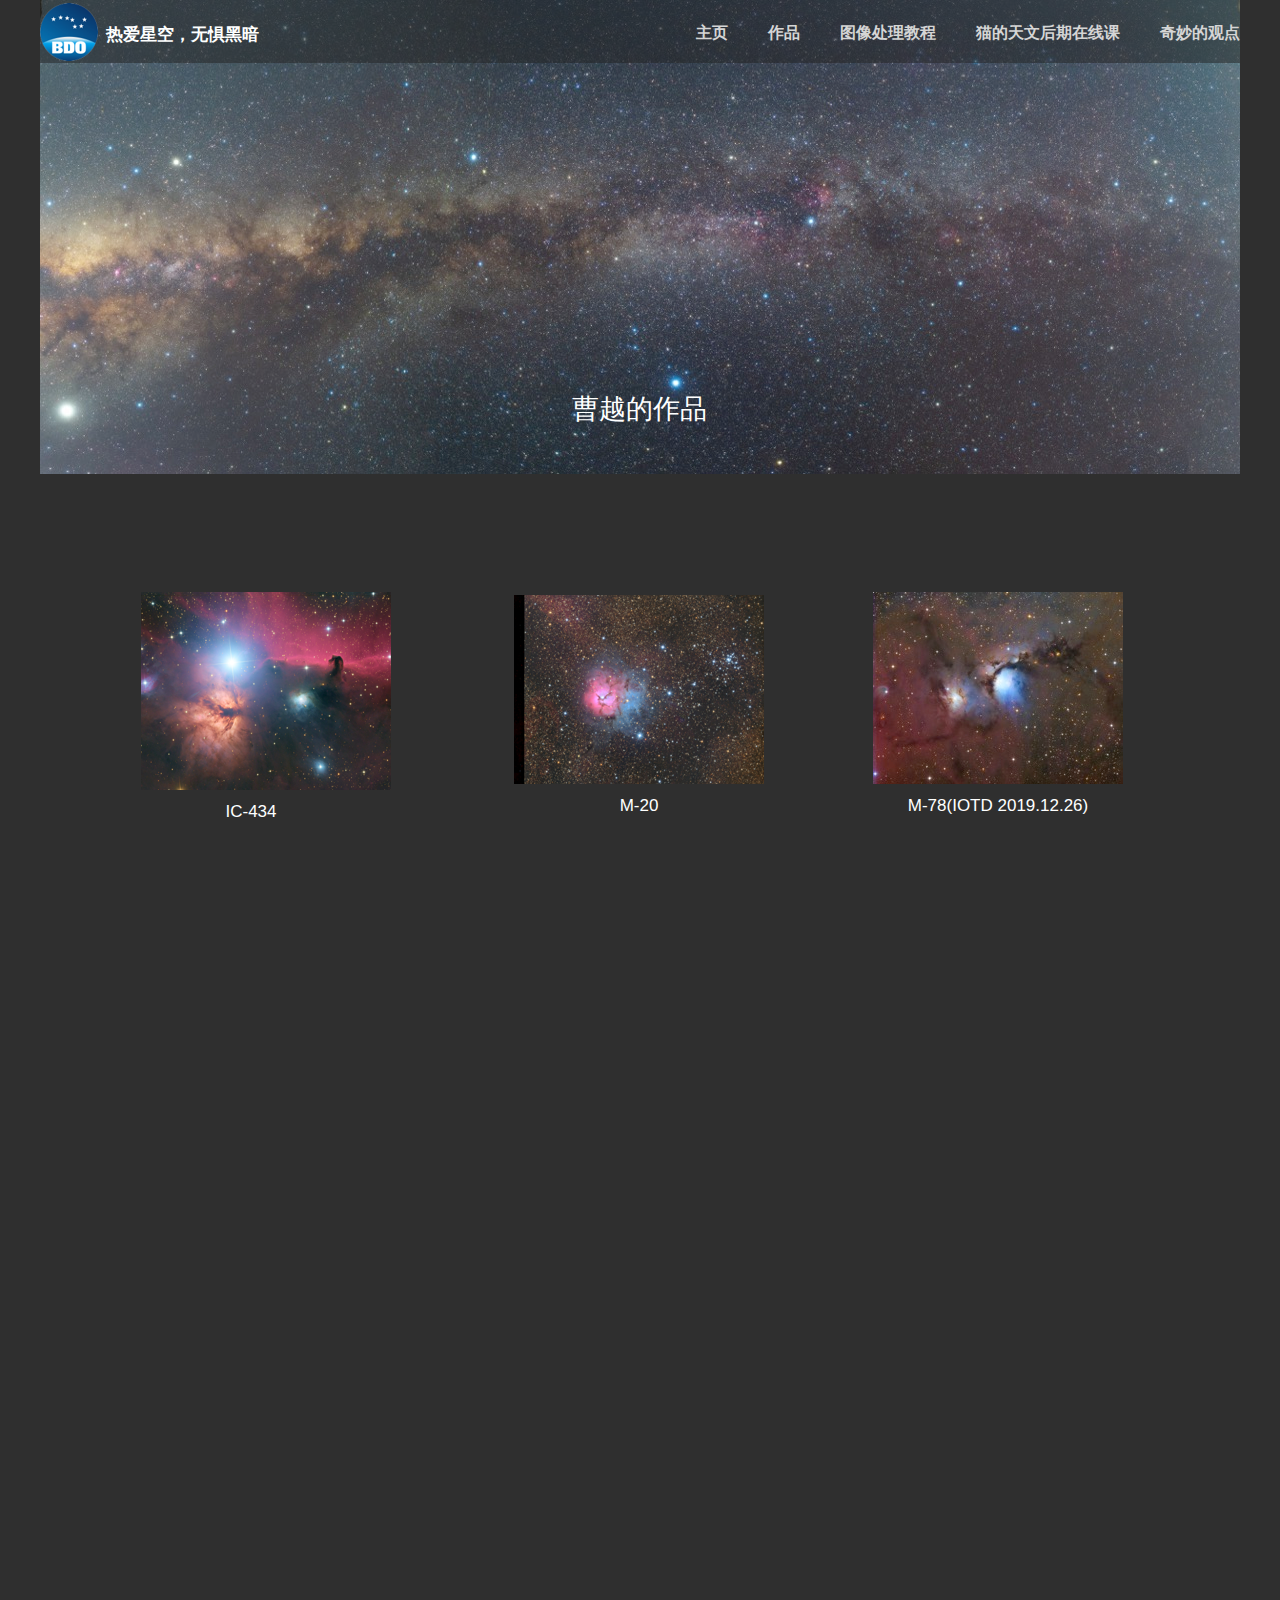
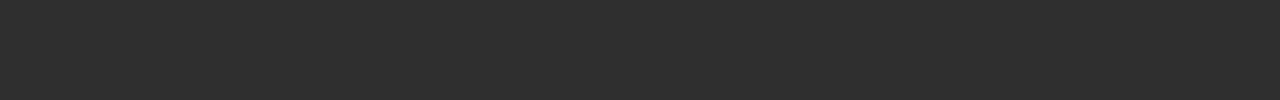
<file: photos/caoyue.html>
<!DOCTYPE html><html><head><title></title><meta http-equiv="Content-type" content="text/html;charset=UTF-8" /><meta name="viewport" content="width=1200" /><meta name="description" content="" /><meta name="generator" content="EverWeb 3.4.0 (2400)" /><meta name="buildDate" content="2020年12月10日 星期四" /><meta property="og:url" content="http://www.bdastro.cn/photos/caoyue.html" /><meta property="og:type" content="website" /> <link rel="stylesheet" type="text/css" href="../ew_css/textstyles.css?3690456238" /><link rel="stylesheet" type="text/css" href="../ew_css/responsive.css?3690456238" /><script type="text/javascript" src="../ew_js/imageCode.js" defer></script><style type="text/css">a img {border:0px;}body {background-color: #2F2F2F;margin: 0px auto;}div.container {margin: 0px auto;width: 1200px;height: 1700px;background-color: #2F2F2F;}.shape_1 {background-color:#212121;opacity: 0.50; filter:alpha(opacity=50);}#navmenu_menu0 {clear:both;float:left;margin:0;padding:0;width:100%;font-family:'Arial',sans-serif;font-weight: 700;font-size:16px;z-index:1000;}#navmenu_menu0 ul {margin:0;padding:0;list-style:none;position:relative;right:0px;float:right;}#navmenu_menu0 ul li {margin:0 40px 0 0;padding:0;float:left;position:relative;left:0px;}#navmenu_menu0 ul li a {display:block;margin:0;padding:0px;height: 19px;line-height: 19px;text-decoration:none;color:#D5D5D5;font-weight: 700;text-align: left;}#navmenu_menu0 ul li a:visited {text-decoration:none;color:#EAEAEA;}#navmenu_menu0 ul li a:hover {text-decoration:underline;color:#EAEAEA;}#navmenu_menu0 ul li:hover a,#navmenu_menu0 ul li.hover a {text-decoration:underline;color:#EAEAEA;}#navmenu_menu0 ul ul {z-index:11002;display:none;position:absolute;left:0;float:left;right:auto;padding-top:2px;}#navmenu_menu0 ul ul li {left:auto;margin:0;clear:left;float:left;width:100%;}#navmenu_menu0 ul ul li a,#navmenu_menu0 ul li.active li a,#navmenu_menu0 ul li:hover ul li a,#navmenu_menu0 ul li.hover ul li a {background:#CBCBCB;text-decoration:none;color:#D5D5D5;padding-top:0px;padding-bottom:0px;float:left;width:100%;text-align: left;white-space:nowrap;}#navmenu_menu0 ul ul li a:hover,#navmenu_menu0 ul li.active ul li a:hover,#navmenu_menu0 ul li:hover ul li a:hover,#navmenu_menu0 ul li.hover ul li a:hover {background:#CBCBCB;text-decoration:underline;color:#EAEAEA;float:left;}#navmenu_menu0 ul li.last ul {left:auto; right:0;}#navmenu_menu0 ul li.last ul li {float:right;position:relative;right:0px;}#navmenu_menu0 ul li:hover ul,#navmenu_menu0 ul li.hover ul {display:block;}</style></head><body><div class="container" style="height:1700px"><header><div style="position:relative"><div class="shape_1" style="left:0px;top:0px;width:1200px;height:63px;z-index:1;position: absolute;"></div></div><div style="position:relative"><div class="ewnavmenu" id="navmenu_menu0" style="left:300px;top:22.5px;height:37px;width:900px;z-index:10002;position: absolute;"><ul id="navigation_menu0"><li><a class="main item0" href="../index.html" data-linkuuid="C0642DD057AF48D2A62795D94F0283EB">主页</a></li><li><a class="main item1" href="index.html" data-linkuuid="C0642DD057AF48D2A62795D94F0283EB">作品</a></li><li><a class="main item2" href="../tutorial.html" data-linkuuid="C0642DD057AF48D2A62795D94F0283EB">图像处理教程</a></li><li><a class="main item3" href="../class.html" data-linkuuid="C0642DD057AF48D2A62795D94F0283EB">猫的天文后期在线课</a></li><li  style='margin-right:0px;' class="last"><a class="main item4" href="../viewpoint/index.html" data-linkuuid="C0642DD057AF48D2A62795D94F0283EB">奇妙的观点</a></li></ul></div></div><div style="position:relative"><div class="shape_3" style="left:0px;top:3px;width:58px;height:58px;z-index:3;position: absolute;"><img src="images/caoyue/bdo.png" height="58" width="58" data-src2x="images/caoyue/bdo@2x.png" srcset="images/caoyue/bdo.png 1x, images/caoyue/bdo@2x.png 2x" /></div></div><div style="position:relative"><div class="shape_11" style="left:64px;top:21px;width:236px;height:40px;z-index:11;position: absolute;"><div class="paraWrap" style="padding: 4.32px 2.16px 4.32px 2.16px; "><p class="para1"><span style="line-height:20px" class="Style2">热爱星空，无惧黑暗</span></p></div></div></div></header><div class="content" data-minheight="1500"><div style="position:relative"><div class="shape_0" style="left:0px;top:0px;width:1200px;height:474px;z-index:0;position: absolute;"><img src="images/caoyue/banner.jpg" height="474" width="1200" data-src2x="images/caoyue/banner@2x.jpg" srcset="images/caoyue/banner.jpg 1x, images/caoyue/banner@2x.jpg 2x" /></div></div><div style="position:relative"><div class="shape_4" style="left:214px;top:390px;width:770px;height:40px;z-index:4;position: absolute;"><p class="para3"><span style="line-height:38.75px" class="Style4">曹越的作品</span></p></div></div><div style="position:relative"><div class="shape_5" style="left:144px;top:790px;width:134px;height:42px;z-index:5;position: absolute;"><div class="paraWrap" style="padding: 13px 2.16px 0px 2.16px; "><p class="para3"><span style="line-height:17px" class="Style12">IC-434</span></p></div></div></div><div style="position:relative"><a href="ewExternalFiles/IC434-caoyue.png" target="_blank" class="outerlink"><div class="shape_6" style="left:101px;top:592px;width:250px;height:198px;z-index:6;position: absolute;"><img src="images/caoyue/IC434-caoyue.png" height="198" width="250" data-src2x="images/caoyue/IC434-caoyue@2x.png" srcset="images/caoyue/IC434-caoyue.png 1x, images/caoyue/IC434-caoyue@2x.png 2x" /></div></a></div><div style="position:relative"><a href="ewExternalFiles/M20-HDR-caoyue.png" target="_blank" class="outerlink"><div class="shape_7" style="left:474px;top:595px;width:250px;height:189px;z-index:7;position: absolute;"><img src="images/caoyue/M20-HDR-caoyue.png" height="189" width="250" data-src2x="images/caoyue/M20-HDR-caoyue@2x.png" srcset="images/caoyue/M20-HDR-caoyue.png 1x, images/caoyue/M20-HDR-caoyue@2x.png 2x" /></div></a></div><div style="position:relative"><div class="shape_8" style="left:532px;top:784px;width:134px;height:42px;z-index:8;position: absolute;"><div class="paraWrap" style="padding: 13px 2.16px 0px 2.16px; "><p class="para3"><span style="line-height:17px" class="Style12">M-20</span></p></div></div></div><div style="position:relative"><a href="ewExternalFiles/M78-caoyue.png" target="_blank" class="outerlink"><div class="shape_9" style="left:833px;top:592px;width:250px;height:192px;z-index:9;position: absolute;"><img src="images/caoyue/M78-caoyue.jpg" height="192" width="250" /></div></a></div><div style="position:relative"><div class="shape_10" style="left:862px;top:784px;width:192px;height:42px;z-index:10;position: absolute;"><div class="paraWrap" style="padding: 13px 2.16px 0px 2.16px; "><p class="para3"><span style="line-height:17px" class="Style12">M-78(IOTD 2019.12.26)</span></p></div></div></div></div><footer data-top='1600' data-height='100'></footer></div></body></html>
</file>
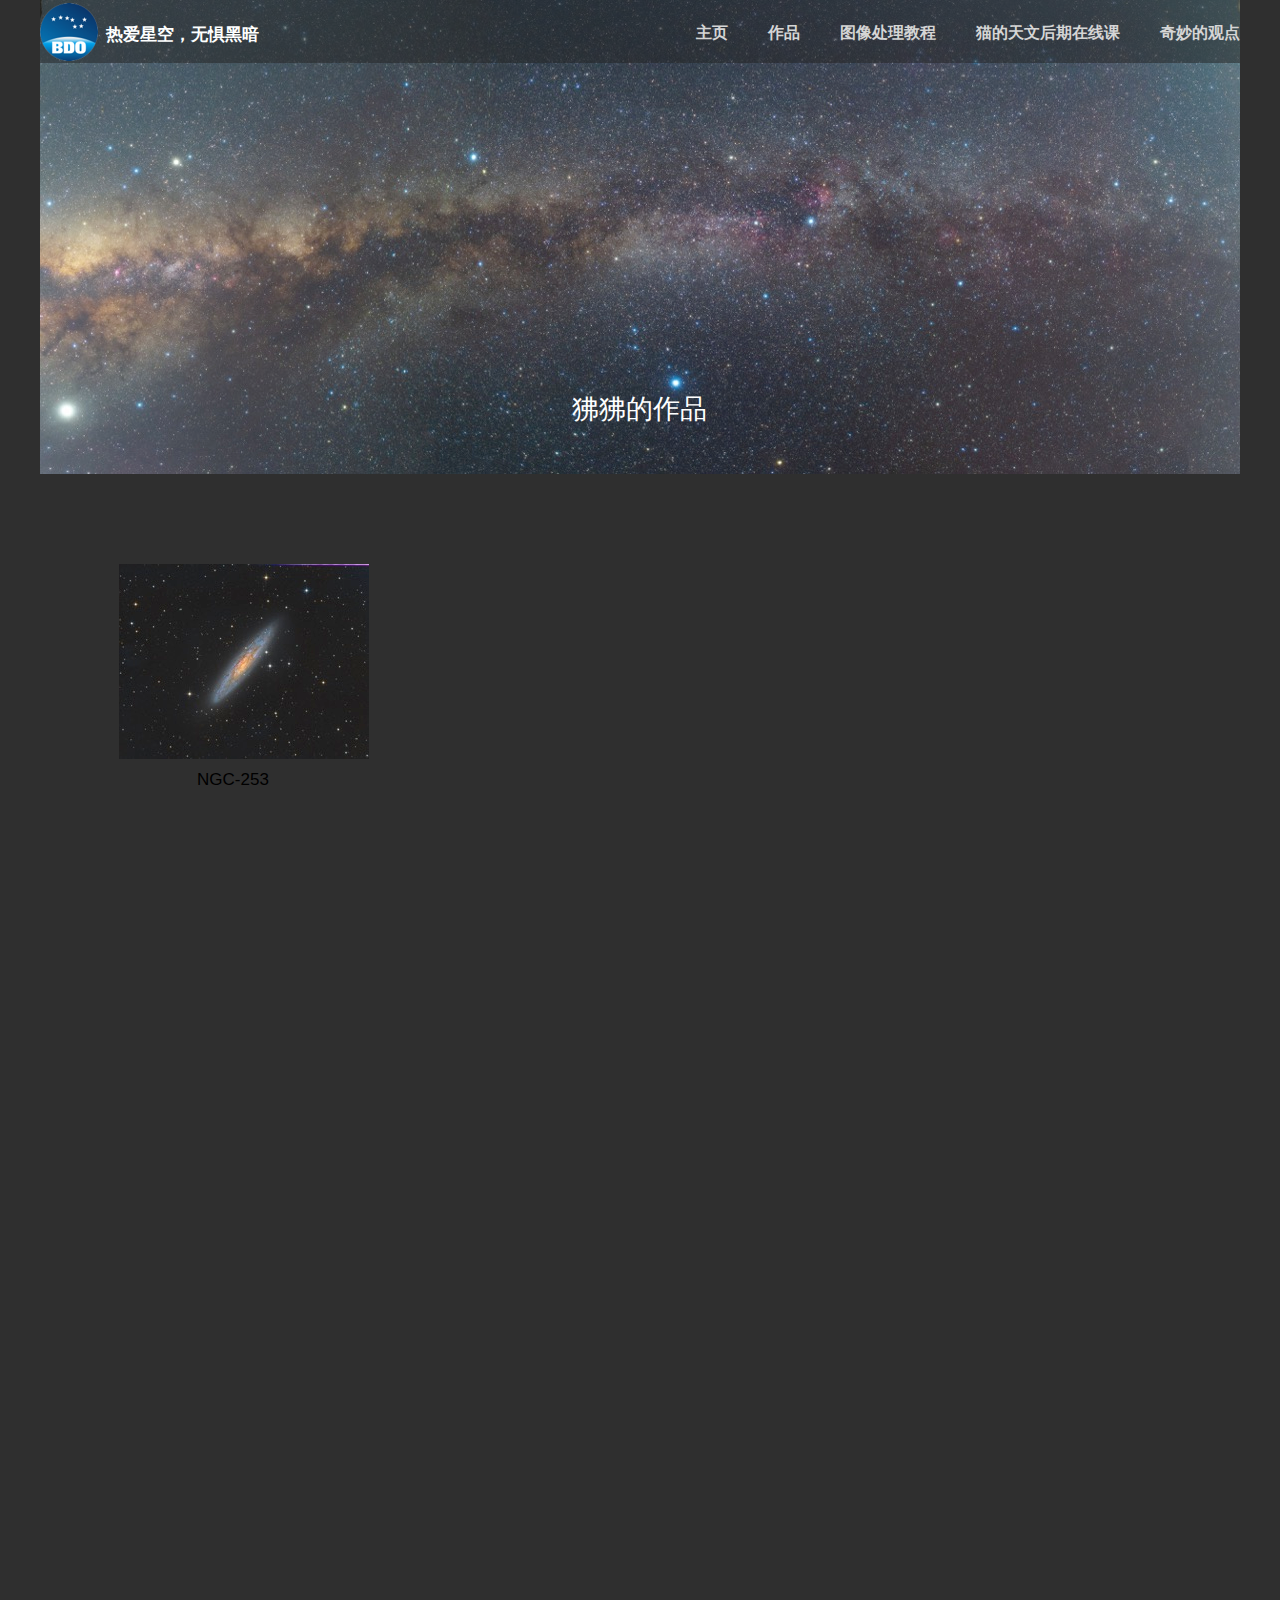
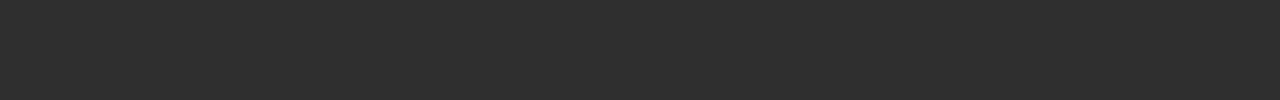
<file: photos/feifei.html>
<!DOCTYPE html><html><head><title></title><meta http-equiv="Content-type" content="text/html;charset=UTF-8" /><meta name="viewport" content="width=1200" /><meta name="description" content="" /><meta name="generator" content="EverWeb 3.4.0 (2400)" /><meta name="buildDate" content="2020年12月10日 星期四" /><meta property="og:url" content="http://www.bdastro.cn/photos/feifei.html" /><meta property="og:type" content="website" /> <link rel="stylesheet" type="text/css" href="../ew_css/textstyles.css?3690456238" /><link rel="stylesheet" type="text/css" href="../ew_css/responsive.css?3690456238" /><script type="text/javascript" src="../ew_js/imageCode.js" defer></script><style type="text/css">a img {border:0px;}body {background-color: #2F2F2F;margin: 0px auto;}div.container {margin: 0px auto;width: 1200px;height: 1700px;background-color: #2F2F2F;}.shape_1 {background-color:#212121;opacity: 0.50; filter:alpha(opacity=50);}#navmenu_menu0 {clear:both;float:left;margin:0;padding:0;width:100%;font-family:'Arial',sans-serif;font-weight: 700;font-size:16px;z-index:1000;}#navmenu_menu0 ul {margin:0;padding:0;list-style:none;position:relative;right:0px;float:right;}#navmenu_menu0 ul li {margin:0 40px 0 0;padding:0;float:left;position:relative;left:0px;}#navmenu_menu0 ul li a {display:block;margin:0;padding:0px;height: 19px;line-height: 19px;text-decoration:none;color:#D5D5D5;font-weight: 700;text-align: left;}#navmenu_menu0 ul li a:visited {text-decoration:none;color:#EAEAEA;}#navmenu_menu0 ul li a:hover {text-decoration:underline;color:#EAEAEA;}#navmenu_menu0 ul li:hover a,#navmenu_menu0 ul li.hover a {text-decoration:underline;color:#EAEAEA;}#navmenu_menu0 ul ul {z-index:11002;display:none;position:absolute;left:0;float:left;right:auto;padding-top:2px;}#navmenu_menu0 ul ul li {left:auto;margin:0;clear:left;float:left;width:100%;}#navmenu_menu0 ul ul li a,#navmenu_menu0 ul li.active li a,#navmenu_menu0 ul li:hover ul li a,#navmenu_menu0 ul li.hover ul li a {background:#CBCBCB;text-decoration:none;color:#D5D5D5;padding-top:0px;padding-bottom:0px;float:left;width:100%;text-align: left;white-space:nowrap;}#navmenu_menu0 ul ul li a:hover,#navmenu_menu0 ul li.active ul li a:hover,#navmenu_menu0 ul li:hover ul li a:hover,#navmenu_menu0 ul li.hover ul li a:hover {background:#CBCBCB;text-decoration:underline;color:#EAEAEA;float:left;}#navmenu_menu0 ul li.last ul {left:auto; right:0;}#navmenu_menu0 ul li.last ul li {float:right;position:relative;right:0px;}#navmenu_menu0 ul li:hover ul,#navmenu_menu0 ul li.hover ul {display:block;}</style></head><body><div class="container" style="height:1700px"><header><div style="position:relative"><div class="shape_1" style="left:0px;top:0px;width:1200px;height:63px;z-index:1;position: absolute;"></div></div><div style="position:relative"><div class="ewnavmenu" id="navmenu_menu0" style="left:300px;top:22.5px;height:37px;width:900px;z-index:10002;position: absolute;"><ul id="navigation_menu0"><li><a class="main item0" href="../index.html" data-linkuuid="94F4D0CEB1A64850B2736D1501B33ACF">主页</a></li><li><a class="main item1" href="index.html" data-linkuuid="94F4D0CEB1A64850B2736D1501B33ACF">作品</a></li><li><a class="main item2" href="../tutorial.html" data-linkuuid="94F4D0CEB1A64850B2736D1501B33ACF">图像处理教程</a></li><li><a class="main item3" href="../class.html" data-linkuuid="94F4D0CEB1A64850B2736D1501B33ACF">猫的天文后期在线课</a></li><li  style='margin-right:0px;' class="last"><a class="main item4" href="../viewpoint/index.html" data-linkuuid="94F4D0CEB1A64850B2736D1501B33ACF">奇妙的观点</a></li></ul></div></div><div style="position:relative"><div class="shape_3" style="left:0px;top:3px;width:58px;height:58px;z-index:3;position: absolute;"><img src="images/feifei/bdo.png" height="58" width="58" data-src2x="images/feifei/bdo@2x.png" srcset="images/feifei/bdo.png 1x, images/feifei/bdo@2x.png 2x" /></div></div><div style="position:relative"><div class="shape_7" style="left:64px;top:21px;width:236px;height:40px;z-index:7;position: absolute;"><div class="paraWrap" style="padding: 4.32px 2.16px 4.32px 2.16px; "><p class="para1"><span style="line-height:20px" class="Style2">热爱星空，无惧黑暗</span></p></div></div></div></header><div class="content" data-minheight="1500"><div style="position:relative"><div class="shape_0" style="left:0px;top:0px;width:1200px;height:474px;z-index:0;position: absolute;"><img src="images/feifei/banner.jpg" height="474" width="1200" data-src2x="images/feifei/banner@2x.jpg" srcset="images/feifei/banner.jpg 1x, images/feifei/banner@2x.jpg 2x" /></div></div><div style="position:relative"><div class="shape_4" style="left:214px;top:390px;width:770px;height:40px;z-index:4;position: absolute;"><p class="para3"><span style="line-height:38.75px" class="Style4">狒狒的作品</span></p></div></div><div style="position:relative"><div class="shape_5" style="left:126px;top:758px;width:134px;height:42px;z-index:5;position: absolute;"><div class="paraWrap" style="padding: 13px 2.16px 0px 2.16px; "><p class="para3"><span style="line-height:17px" class="Style13">NGC-253</span></p></div></div></div><div style="position:relative"><a href="ewExternalFiles/NGC253-HDR-feifei-resample.png" target="_blank" class="outerlink"><div class="shape_6" style="left:79px;top:564px;width:250px;height:195px;z-index:6;position: absolute;"><img src="images/feifei/NGC253-HDR-feifei.jpg" height="195" width="250" /></div></a></div></div><footer data-top='1600' data-height='100'></footer></div></body></html>
</file>
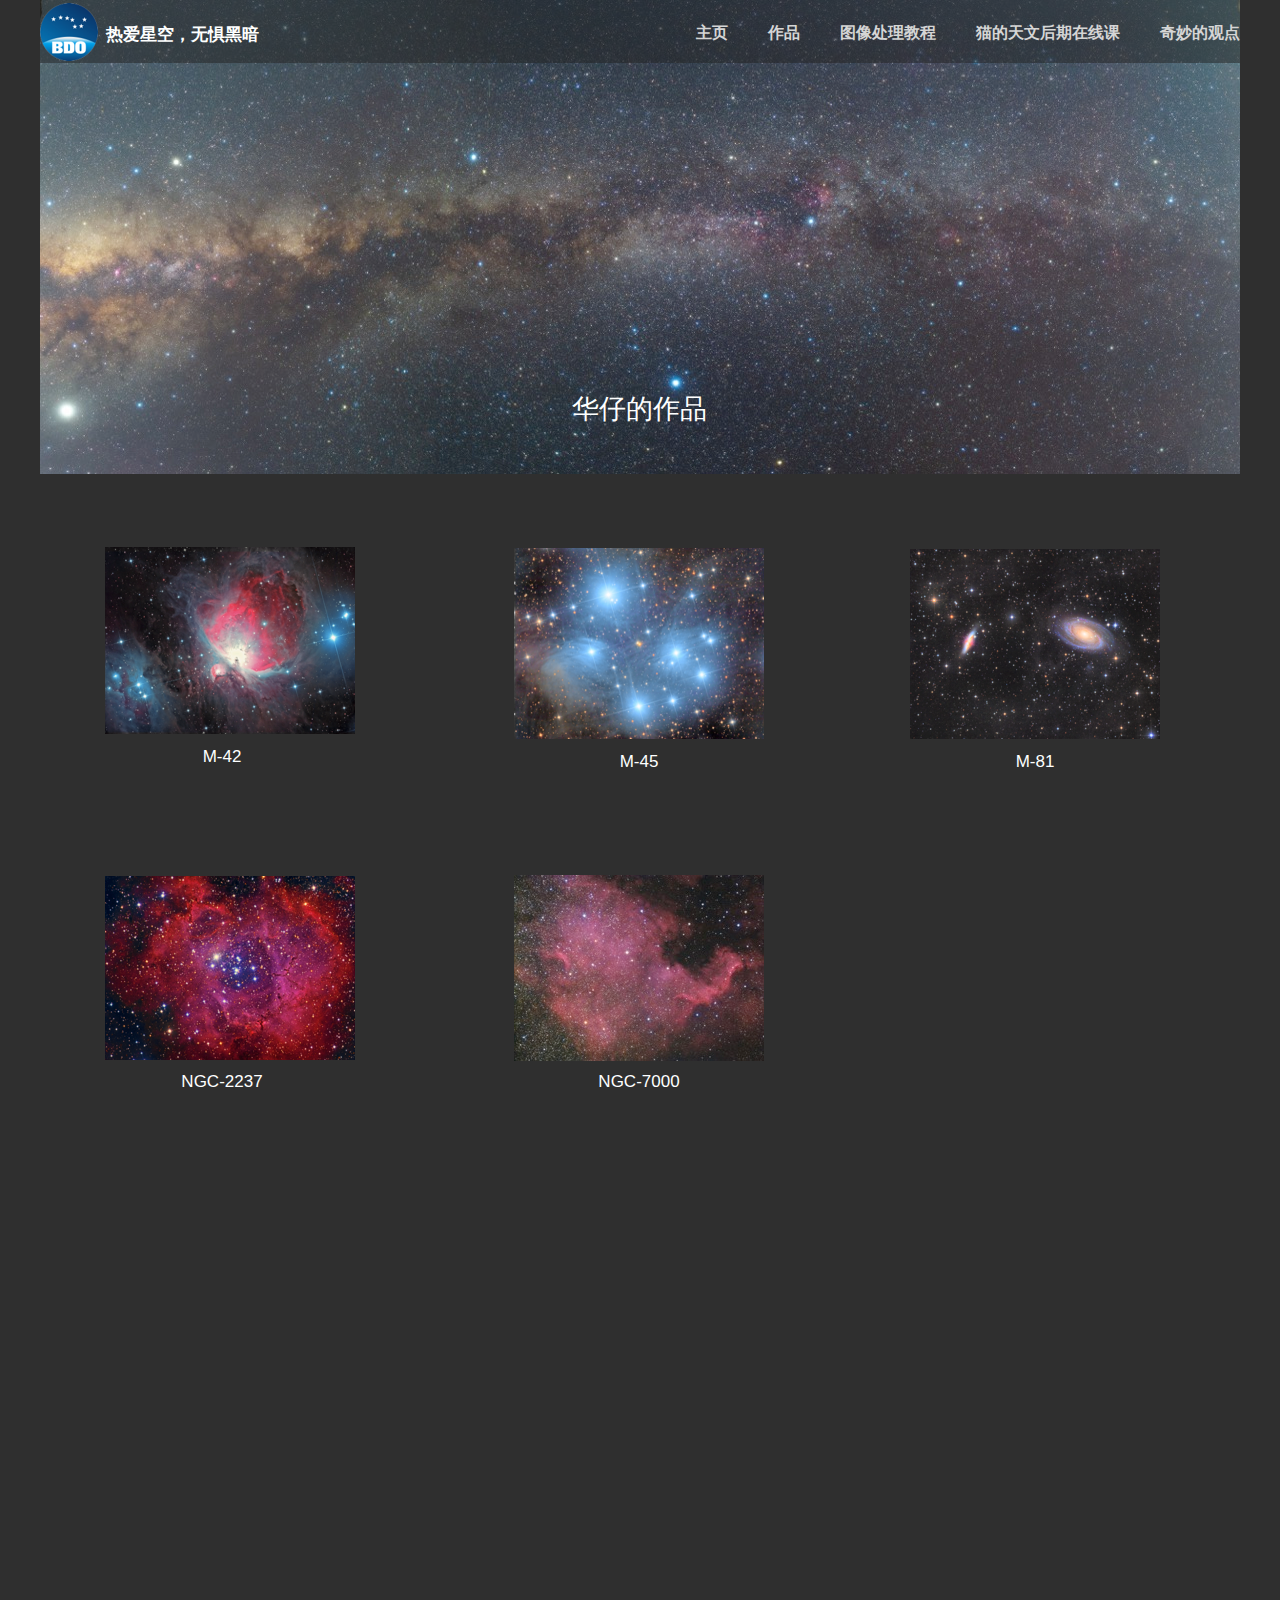
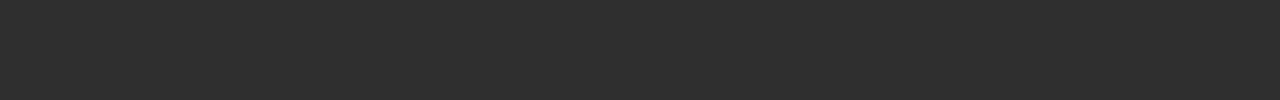
<file: photos/huazai.html>
<!DOCTYPE html><html><head><title></title><meta http-equiv="Content-type" content="text/html;charset=UTF-8" /><meta name="viewport" content="width=1200" /><meta name="description" content="" /><meta name="generator" content="EverWeb 3.4.0 (2400)" /><meta name="buildDate" content="2020年12月10日 星期四" /><meta property="og:url" content="http://www.bdastro.cn/photos/huazai.html" /><meta property="og:type" content="website" /> <link rel="stylesheet" type="text/css" href="../ew_css/textstyles.css?3690456238" /><link rel="stylesheet" type="text/css" href="../ew_css/responsive.css?3690456238" /><script type="text/javascript" src="../ew_js/imageCode.js" defer></script><style type="text/css">a img {border:0px;}body {background-color: #2F2F2F;margin: 0px auto;}div.container {margin: 0px auto;width: 1200px;height: 1700px;background-color: #2F2F2F;}.shape_12 {background-color:#212121;opacity: 0.50; filter:alpha(opacity=50);}#navmenu_menu0 {clear:both;float:left;margin:0;padding:0;width:100%;font-family:'Arial',sans-serif;font-weight: 700;font-size:16px;z-index:1000;}#navmenu_menu0 ul {margin:0;padding:0;list-style:none;position:relative;right:0px;float:right;}#navmenu_menu0 ul li {margin:0 40px 0 0;padding:0;float:left;position:relative;left:0px;}#navmenu_menu0 ul li a {display:block;margin:0;padding:0px;height: 19px;line-height: 19px;text-decoration:none;color:#D5D5D5;font-weight: 700;text-align: left;}#navmenu_menu0 ul li a:visited {text-decoration:none;color:#EAEAEA;}#navmenu_menu0 ul li a:hover {text-decoration:underline;color:#EAEAEA;}#navmenu_menu0 ul li:hover a,#navmenu_menu0 ul li.hover a {text-decoration:underline;color:#EAEAEA;}#navmenu_menu0 ul ul {z-index:11013;display:none;position:absolute;left:0;float:left;right:auto;padding-top:2px;}#navmenu_menu0 ul ul li {left:auto;margin:0;clear:left;float:left;width:100%;}#navmenu_menu0 ul ul li a,#navmenu_menu0 ul li.active li a,#navmenu_menu0 ul li:hover ul li a,#navmenu_menu0 ul li.hover ul li a {background:#CBCBCB;text-decoration:none;color:#D5D5D5;padding-top:0px;padding-bottom:0px;float:left;width:100%;text-align: left;white-space:nowrap;}#navmenu_menu0 ul ul li a:hover,#navmenu_menu0 ul li.active ul li a:hover,#navmenu_menu0 ul li:hover ul li a:hover,#navmenu_menu0 ul li.hover ul li a:hover {background:#CBCBCB;text-decoration:underline;color:#EAEAEA;float:left;}#navmenu_menu0 ul li.last ul {left:auto; right:0;}#navmenu_menu0 ul li.last ul li {float:right;position:relative;right:0px;}#navmenu_menu0 ul li:hover ul,#navmenu_menu0 ul li.hover ul {display:block;}</style></head><body><div class="container" style="height:1700px"><header><div style="position:relative"><div class="shape_12" style="left:0px;top:0px;width:1200px;height:63px;z-index:12;position: absolute;"></div></div><div style="position:relative"><div class="ewnavmenu" id="navmenu_menu0" style="left:300px;top:22.5px;height:37px;width:900px;z-index:10013;position: absolute;"><ul id="navigation_menu0"><li><a class="main item0" href="../index.html" data-linkuuid="754E612804624DA9BFC8AB7823AA6496">主页</a></li><li><a class="main item1" href="index.html" data-linkuuid="754E612804624DA9BFC8AB7823AA6496">作品</a></li><li><a class="main item2" href="../tutorial.html" data-linkuuid="754E612804624DA9BFC8AB7823AA6496">图像处理教程</a></li><li><a class="main item3" href="../class.html" data-linkuuid="754E612804624DA9BFC8AB7823AA6496">猫的天文后期在线课</a></li><li  style='margin-right:0px;' class="last"><a class="main item4" href="../viewpoint/index.html" data-linkuuid="754E612804624DA9BFC8AB7823AA6496">奇妙的观点</a></li></ul></div></div><div style="position:relative"><div class="shape_14" style="left:0px;top:3px;width:58px;height:58px;z-index:14;position: absolute;"><img src="images/huazai/bdo.png" height="58" width="58" data-src2x="images/huazai/bdo@2x.png" srcset="images/huazai/bdo.png 1x, images/huazai/bdo@2x.png 2x" /></div></div><div style="position:relative"><div class="shape_15" style="left:64px;top:21px;width:236px;height:40px;z-index:15;position: absolute;"><div class="paraWrap" style="padding: 4.32px 2.16px 4.32px 2.16px; "><p class="para1"><span style="line-height:20px" class="Style2">热爱星空，无惧黑暗</span></p></div></div></div></header><div class="content" data-minheight="1500"><div style="position:relative"><div class="shape_0" style="left:0px;top:0px;width:1200px;height:474px;z-index:0;position: absolute;"><img src="images/huazai/banner.jpg" height="474" width="1200" data-src2x="images/huazai/banner@2x.jpg" srcset="images/huazai/banner.jpg 1x, images/huazai/banner@2x.jpg 2x" /></div></div><div style="position:relative"><div class="shape_1" style="left:214px;top:390px;width:770px;height:40px;z-index:1;position: absolute;"><p class="para3"><span style="line-height:38.75px" class="Style4">华仔的作品</span></p></div></div><div style="position:relative"><div class="shape_2" style="left:115px;top:735px;width:134px;height:42px;z-index:2;position: absolute;"><div class="paraWrap" style="padding: 13px 2.16px 0px 2.16px; "><p class="para3"><span style="line-height:17px" class="Style12">M-42</span></p></div></div></div><div style="position:relative"><a href="ewExternalFiles/2019-M42-huazai.png" target="_blank" class="outerlink"><div class="shape_3" style="left:65px;top:547px;width:250px;height:187px;z-index:3;position: absolute;"><img src="images/huazai/2019-M42-huazai.png" height="187" width="250" data-src2x="images/huazai/2019-M42-huazai@2x.png" srcset="images/huazai/2019-M42-huazai.png 1x, images/huazai/2019-M42-huazai@2x.png 2x" /></div></a></div><div style="position:relative"><a href="ewExternalFiles/2019-M45-huazai.png" target="_blank" class="outerlink"><div class="shape_4" style="left:474px;top:548px;width:250px;height:191px;z-index:4;position: absolute;"><img src="images/huazai/2019-M45-huazai.png" height="191" width="250" data-src2x="images/huazai/2019-M45-huazai@2x.png" srcset="images/huazai/2019-M45-huazai.png 1x, images/huazai/2019-M45-huazai@2x.png 2x" /></div></a></div><div style="position:relative"><div class="shape_5" style="left:532px;top:740px;width:134px;height:42px;z-index:5;position: absolute;"><div class="paraWrap" style="padding: 13px 2.16px 0px 2.16px; "><p class="para3"><span style="line-height:17px" class="Style12">M-45</span></p></div></div></div><div style="position:relative"><a href="ewExternalFiles/2019-M81-huazai.png" target="_blank" class="outerlink"><div class="shape_6" style="left:870px;top:549px;width:250px;height:190px;z-index:6;position: absolute;"><img src="images/huazai/2019-M81-huazai.png" height="190" width="250" data-src2x="images/huazai/2019-M81-huazai@2x.png" srcset="images/huazai/2019-M81-huazai.png 1x, images/huazai/2019-M81-huazai@2x.png 2x" /></div></a></div><div style="position:relative"><div class="shape_7" style="left:928px;top:740px;width:134px;height:42px;z-index:7;position: absolute;"><div class="paraWrap" style="padding: 13px 2.16px 0px 2.16px; "><p class="para3"><span style="line-height:17px" class="Style12">M-81</span></p></div></div></div><div style="position:relative"><a href="ewExternalFiles/2019-NGC2237-huazai.png" target="_blank" class="outerlink"><div class="shape_8" style="left:65px;top:876px;width:250px;height:184px;z-index:8;position: absolute;"><img src="images/huazai/2019-NGC2237-huazai.png" height="184" width="250" data-src2x="images/huazai/2019-NGC2237-huazai@2x.png" srcset="images/huazai/2019-NGC2237-huazai.png 1x, images/huazai/2019-NGC2237-huazai@2x.png 2x" /></div></a></div><div style="position:relative"><div class="shape_9" style="left:115px;top:1060px;width:134px;height:42px;z-index:9;position: absolute;"><div class="paraWrap" style="padding: 13px 2.16px 0px 2.16px; "><p class="para3"><span style="line-height:17px" class="Style12">NGC-2237</span></p></div></div></div><div style="position:relative"><a href="ewExternalFiles/NGC7000-huazai.png" target="_blank" class="outerlink"><div class="shape_10" style="left:474px;top:875px;width:250px;height:186px;z-index:10;position: absolute;"><img src="images/huazai/NGC7000-huazai.jpg" height="186" width="250" /></div></a></div><div style="position:relative"><div class="shape_11" style="left:532px;top:1060px;width:134px;height:42px;z-index:11;position: absolute;"><div class="paraWrap" style="padding: 13px 2.16px 0px 2.16px; "><p class="para3"><span style="line-height:17px" class="Style12">NGC-7000</span></p></div></div></div></div><footer data-top='1600' data-height='100'></footer></div></body></html>
</file>
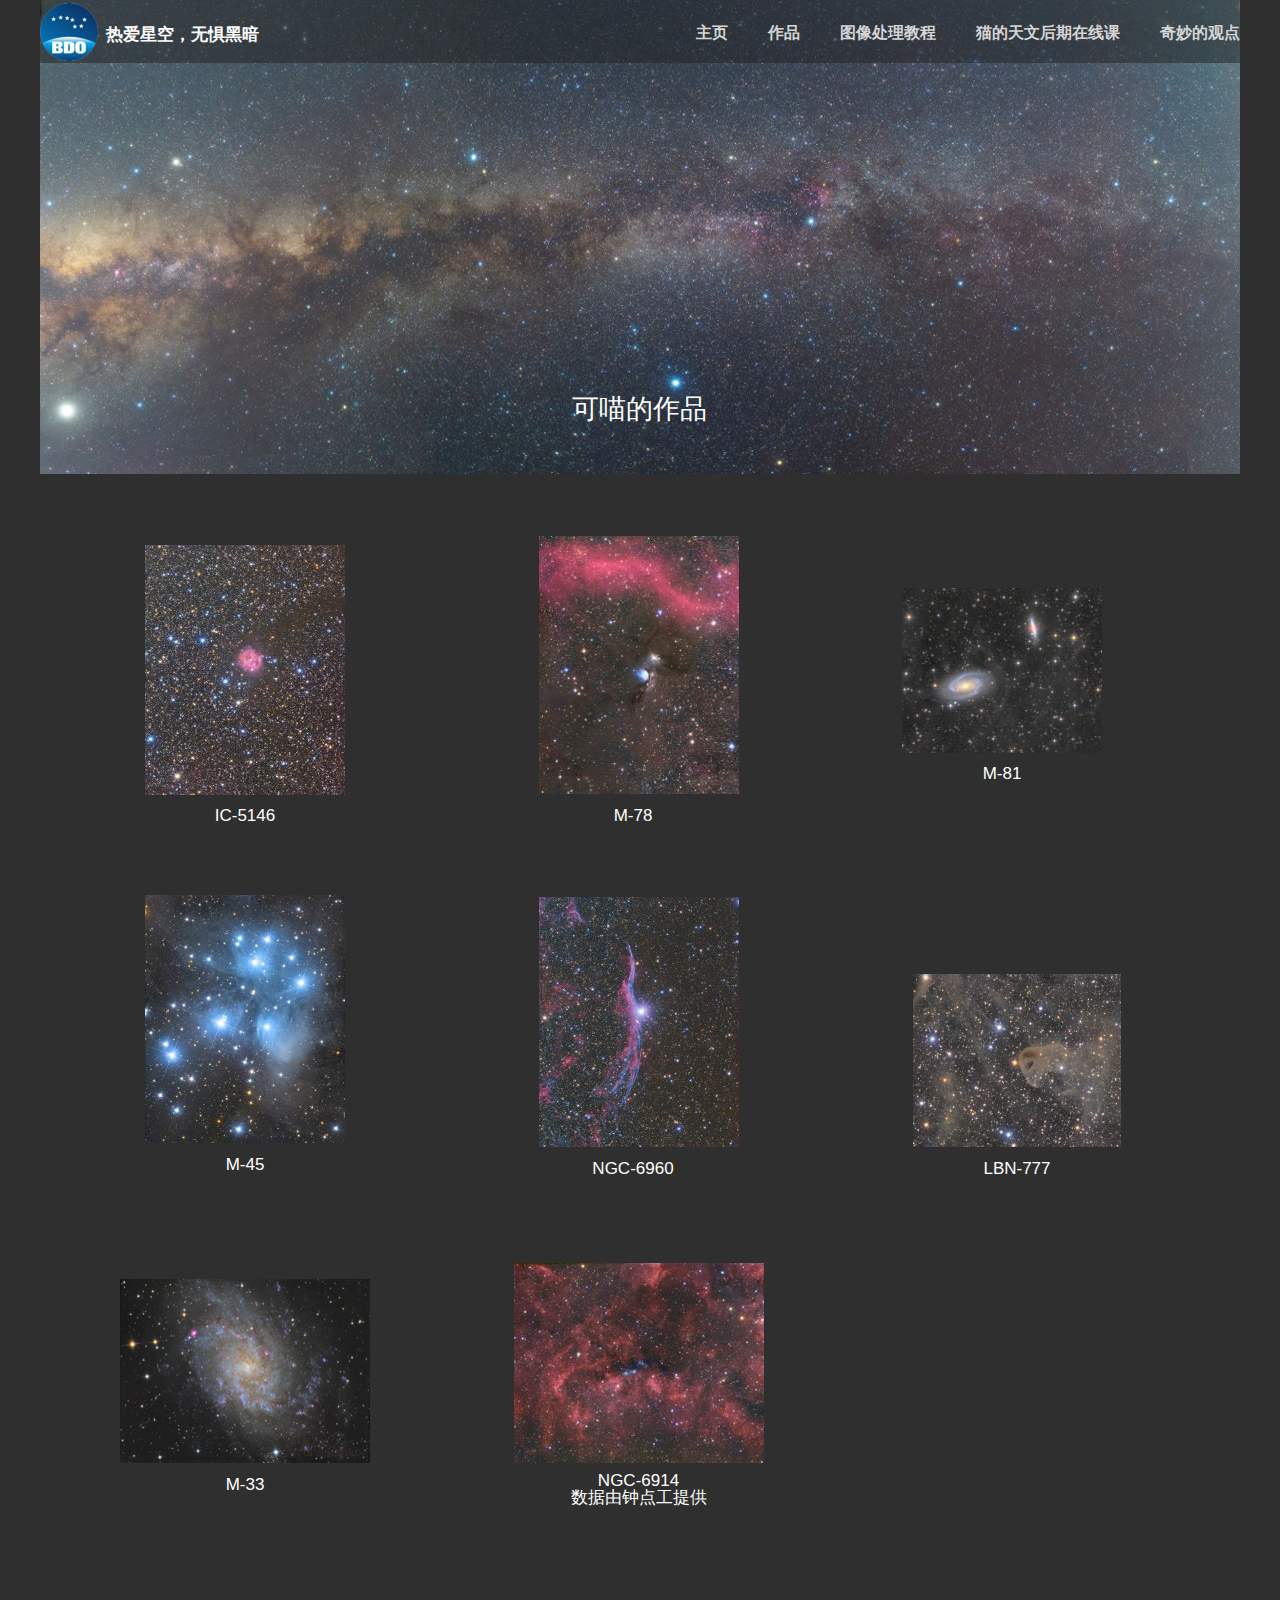
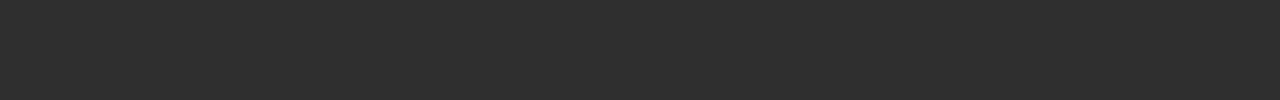
<file: photos/kemiao.html>
<!DOCTYPE html><html><head><title></title><meta http-equiv="Content-type" content="text/html;charset=UTF-8" /><meta name="viewport" content="width=1200" /><meta name="description" content="" /><meta name="generator" content="EverWeb 3.4.0 (2400)" /><meta name="buildDate" content="2020年12月10日 星期四" /><meta property="og:url" content="http://www.bdastro.cn/photos/kemiao.html" /><meta property="og:type" content="website" /> <link rel="stylesheet" type="text/css" href="../ew_css/textstyles.css?3690456238" /><link rel="stylesheet" type="text/css" href="../ew_css/responsive.css?3690456238" /><script type="text/javascript" src="../ew_js/imageCode.js" defer></script><style type="text/css">a img {border:0px;}body {background-color: #2F2F2F;margin: 0px auto;}div.container {margin: 0px auto;width: 1200px;height: 1700px;background-color: #2F2F2F;}.shape_1 {background-color:#212121;opacity: 0.50; filter:alpha(opacity=50);}#navmenu_menu0 {clear:both;float:left;margin:0;padding:0;width:100%;font-family:'Arial',sans-serif;font-weight: 700;font-size:16px;z-index:1000;}#navmenu_menu0 ul {margin:0;padding:0;list-style:none;position:relative;right:0px;float:right;}#navmenu_menu0 ul li {margin:0 40px 0 0;padding:0;float:left;position:relative;left:0px;}#navmenu_menu0 ul li a {display:block;margin:0;padding:0px;height: 19px;line-height: 19px;text-decoration:none;color:#D5D5D5;font-weight: 700;text-align: left;}#navmenu_menu0 ul li a:visited {text-decoration:none;color:#EAEAEA;}#navmenu_menu0 ul li a:hover {text-decoration:underline;color:#EAEAEA;}#navmenu_menu0 ul li:hover a,#navmenu_menu0 ul li.hover a {text-decoration:underline;color:#EAEAEA;}#navmenu_menu0 ul ul {z-index:11002;display:none;position:absolute;left:0;float:left;right:auto;padding-top:2px;}#navmenu_menu0 ul ul li {left:auto;margin:0;clear:left;float:left;width:100%;}#navmenu_menu0 ul ul li a,#navmenu_menu0 ul li.active li a,#navmenu_menu0 ul li:hover ul li a,#navmenu_menu0 ul li.hover ul li a {background:#CBCBCB;text-decoration:none;color:#D5D5D5;padding-top:0px;padding-bottom:0px;float:left;width:100%;text-align: left;white-space:nowrap;}#navmenu_menu0 ul ul li a:hover,#navmenu_menu0 ul li.active ul li a:hover,#navmenu_menu0 ul li:hover ul li a:hover,#navmenu_menu0 ul li.hover ul li a:hover {background:#CBCBCB;text-decoration:underline;color:#EAEAEA;float:left;}#navmenu_menu0 ul li.last ul {left:auto; right:0;}#navmenu_menu0 ul li.last ul li {float:right;position:relative;right:0px;}#navmenu_menu0 ul li:hover ul,#navmenu_menu0 ul li.hover ul {display:block;}</style></head><body><div class="container" style="height:1700px"><header><div style="position:relative"><div class="shape_1" style="left:0px;top:0px;width:1200px;height:63px;z-index:1;position: absolute;"></div></div><div style="position:relative"><div class="ewnavmenu" id="navmenu_menu0" style="left:300px;top:22.5px;height:37px;width:900px;z-index:10002;position: absolute;"><ul id="navigation_menu0"><li><a class="main item0" href="../index.html" data-linkuuid="947FE1E71D0D410DBB91676A6AD75FBA">主页</a></li><li><a class="main item1" href="index.html" data-linkuuid="947FE1E71D0D410DBB91676A6AD75FBA">作品</a></li><li><a class="main item2" href="../tutorial.html" data-linkuuid="947FE1E71D0D410DBB91676A6AD75FBA">图像处理教程</a></li><li><a class="main item3" href="../class.html" data-linkuuid="947FE1E71D0D410DBB91676A6AD75FBA">猫的天文后期在线课</a></li><li  style='margin-right:0px;' class="last"><a class="main item4" href="../viewpoint/index.html" data-linkuuid="947FE1E71D0D410DBB91676A6AD75FBA">奇妙的观点</a></li></ul></div></div><div style="position:relative"><div class="shape_3" style="left:0px;top:3px;width:58px;height:58px;z-index:3;position: absolute;"><img src="images/kemiao/bdo.png" height="58" width="58" data-src2x="images/kemiao/bdo@2x.png" srcset="images/kemiao/bdo.png 1x, images/kemiao/bdo@2x.png 2x" /></div></div><div style="position:relative"><div class="shape_21" style="left:64px;top:21px;width:236px;height:40px;z-index:21;position: absolute;"><div class="paraWrap" style="padding: 4.32px 2.16px 4.32px 2.16px; "><p class="para1"><span style="line-height:20px" class="Style2">热爱星空，无惧黑暗</span></p></div></div></div></header><div class="content" data-minheight="1500"><div style="position:relative"><div class="shape_0" style="left:0px;top:0px;width:1200px;height:474px;z-index:0;position: absolute;"><img src="images/kemiao/banner.jpg" height="474" width="1200" data-src2x="images/kemiao/banner@2x.jpg" srcset="images/kemiao/banner.jpg 1x, images/kemiao/banner@2x.jpg 2x" /></div></div><div style="position:relative"><div class="shape_4" style="left:214px;top:390px;width:770px;height:40px;z-index:4;position: absolute;"><p class="para3"><span style="line-height:38.75px" class="Style4">可喵的作品</span></p></div></div><div style="position:relative"><a href="ewExternalFiles/LRGB-5146-F4.png" target="_blank" class="outerlink"><div class="shape_5" style="left:105px;top:545px;width:200px;height:250px;z-index:5;position: absolute;"><img src="images/kemiao/LRGB-5146-F4.jpg" height="250" width="200" /></div></a></div><div style="position:relative"><div class="shape_6" style="left:138px;top:794px;width:134px;height:42px;z-index:6;position: absolute;"><div class="paraWrap" style="padding: 13px 2.16px 0px 2.16px; "><p class="para3"><span style="line-height:17px" class="Style12">IC-5146</span></p></div></div></div><div style="position:relative"><a href="ewExternalFiles/M78.png" target="_blank" class="outerlink"><div class="shape_7" style="left:499px;top:536px;width:200px;height:258px;z-index:7;position: absolute;"><img src="images/kemiao/M78.jpg" height="258" width="200" /></div></a></div><div style="position:relative"><div class="shape_8" style="left:526px;top:794px;width:134px;height:42px;z-index:8;position: absolute;"><div class="paraWrap" style="padding: 13px 2.16px 0px 2.16px; "><p class="para3"><span style="line-height:17px" class="Style12">M-78</span></p></div></div></div><div style="position:relative"><a href="ewExternalFiles/M81.png" target="_blank" class="outerlink"><div class="shape_9" style="left:862px;top:588px;width:200px;height:165px;z-index:9;position: absolute;"><img src="images/kemiao/M81.jpg" height="165" width="200" /></div></a></div><div style="position:relative"><div class="shape_10" style="left:895px;top:752px;width:134px;height:42px;z-index:10;position: absolute;"><div class="paraWrap" style="padding: 13px 2.16px 0px 2.16px; "><p class="para3"><span style="line-height:17px" class="Style12">M-81</span></p></div></div></div><div style="position:relative"><a href="ewExternalFiles/M45-highcontrast.png" target="_blank" class="outerlink"><div class="shape_11" style="left:105px;top:895px;width:200px;height:248px;z-index:11;position: absolute;"><img src="images/kemiao/M45-highcontrast.jpg" height="248" width="200" /></div></a></div><div style="position:relative"><div class="shape_12" style="left:138px;top:1143px;width:134px;height:42px;z-index:12;position: absolute;"><div class="paraWrap" style="padding: 13px 2.16px 0px 2.16px; "><p class="para3"><span style="line-height:17px" class="Style12">M-45</span></p></div></div></div><div style="position:relative"><a href="ewExternalFiles/NGC6960-F3.png" target="_blank" class="outerlink"><div class="shape_13" style="left:499px;top:897px;width:200px;height:250px;z-index:13;position: absolute;"><img src="images/kemiao/NGC6960-F3.jpg" height="250" width="200" /></div></a></div><div style="position:relative"><div class="shape_14" style="left:526px;top:1147px;width:134px;height:42px;z-index:14;position: absolute;"><div class="paraWrap" style="padding: 13px 2.16px 0px 2.16px; "><p class="para3"><span style="line-height:17px" class="Style12">NGC-6960</span></p></div></div></div><div style="position:relative"><a href="ewExternalFiles/LBN777.png" target="_blank" class="outerlink"><div class="shape_15" style="left:873px;top:974px;width:208px;height:173px;z-index:15;position: absolute;"><img src="images/kemiao/LBN777.jpeg" height="173" width="208" /></div></a></div><div style="position:relative"><div class="shape_16" style="left:910px;top:1147px;width:134px;height:42px;z-index:16;position: absolute;"><div class="paraWrap" style="padding: 13px 2.16px 0px 2.16px; "><p class="para3"><span style="line-height:17px" class="Style12">LBN-777</span></p></div></div></div><div style="position:relative"><a href="ewExternalFiles/M33-kemiao.png" target="_blank" class="outerlink"><div class="shape_17" style="left:80px;top:1279px;width:250px;height:184px;z-index:17;position: absolute;"><img src="images/kemiao/M33-kemiao.png" height="184" width="250" data-src2x="images/kemiao/M33-kemiao@2x.png" srcset="images/kemiao/M33-kemiao.png 1x, images/kemiao/M33-kemiao@2x.png 2x" /></div></a></div><div style="position:relative"><div class="shape_18" style="left:138px;top:1463px;width:134px;height:42px;z-index:18;position: absolute;"><div class="paraWrap" style="padding: 13px 2.16px 0px 2.16px; "><p class="para3"><span style="line-height:17px" class="Style12">M-33</span></p></div></div></div><div style="position:relative"><a href="ewExternalFiles/Image28-kemiao.png" target="_blank" class="outerlink"><div class="shape_19" style="left:474px;top:1263px;width:250px;height:200px;z-index:19;position: absolute;"><img src="images/kemiao/Image28-kemiao.jpg" height="200" width="250" /></div></a></div><div style="position:relative"><div class="shape_20" style="left:517px;top:1463px;width:163px;height:51px;z-index:20;position: absolute;"><div class="paraWrap" style="padding: 9px 2.16px 0px 2.16px; "><p class="para3"><span style="line-height:17px" class="Style12">NGC-6914</span></p><p class="para3"><span style="line-height:17px" class="Style12">数据由钟点工提供</span></p></div></div></div></div><footer data-top='1600' data-height='100'></footer></div></body></html>
</file>
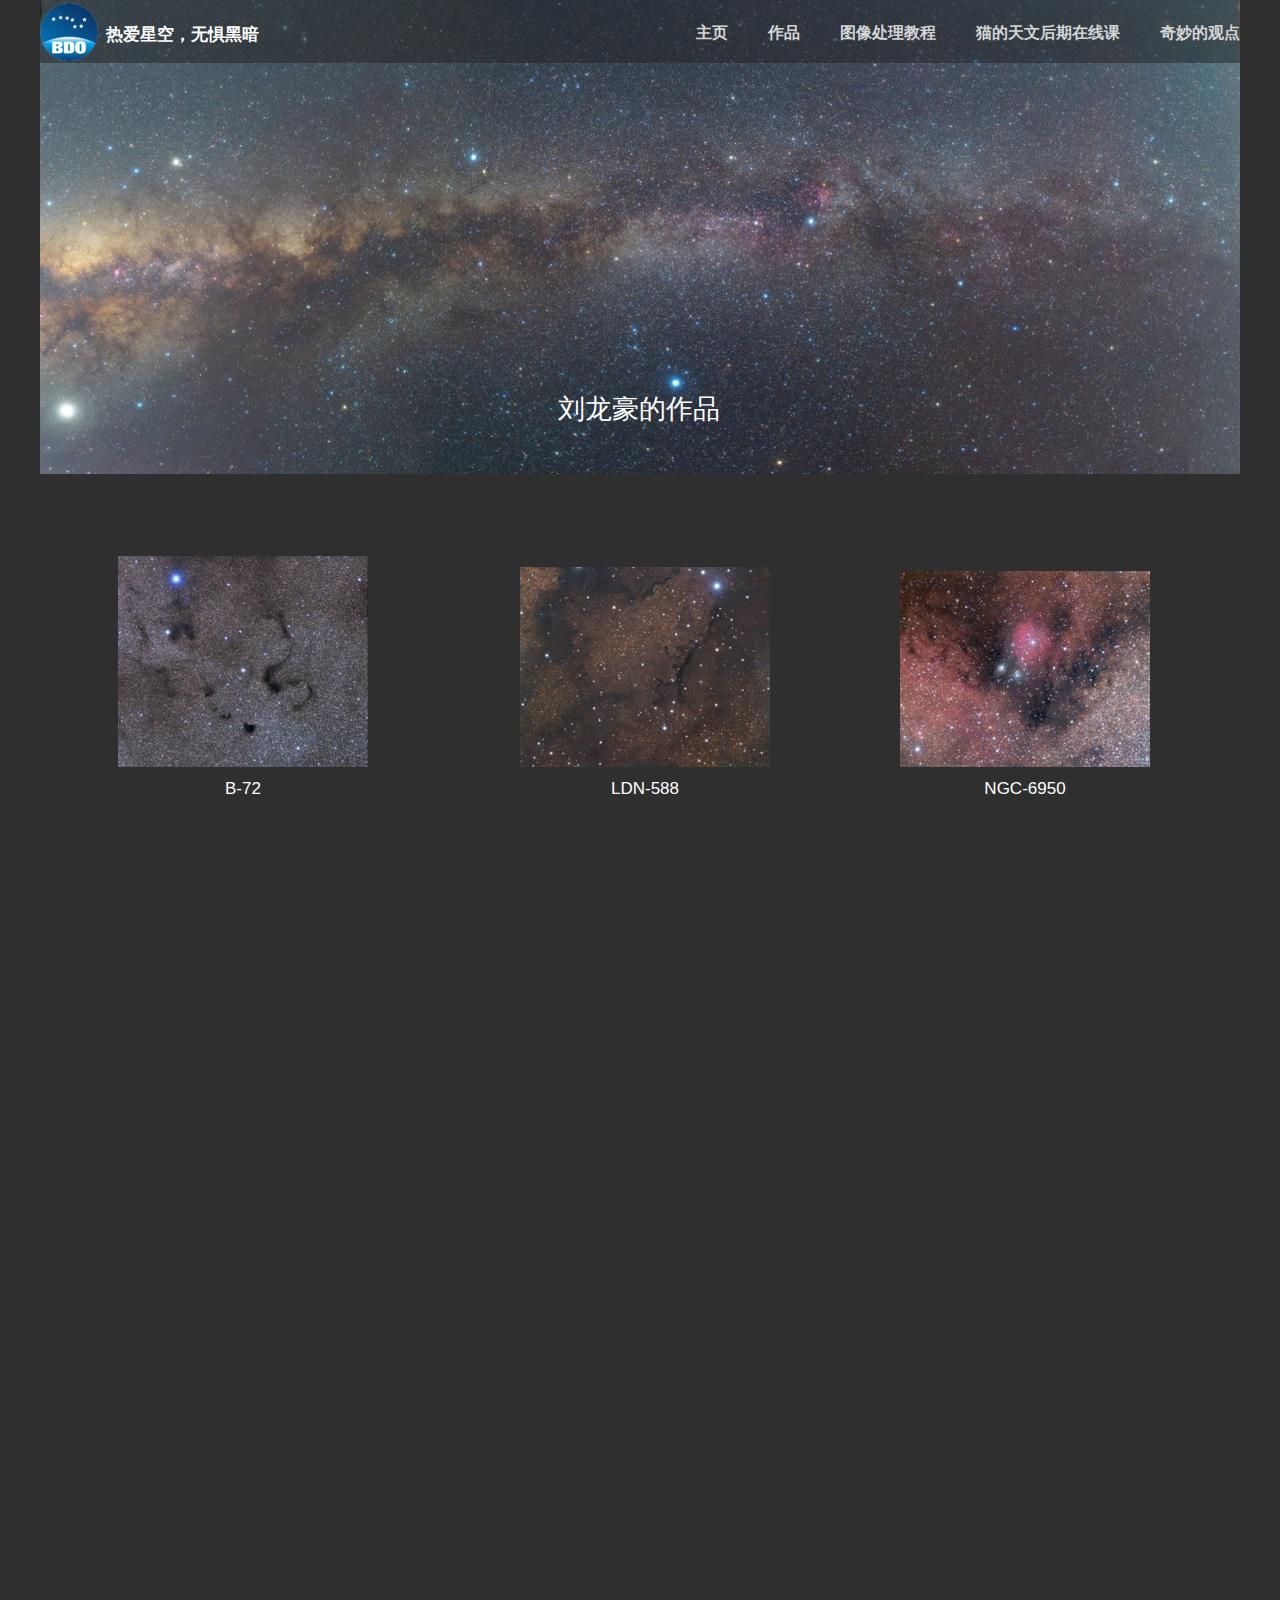
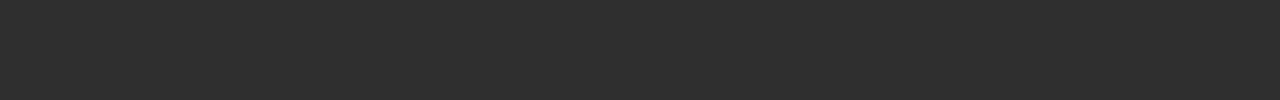
<file: photos/liulonghao.html>
<!DOCTYPE html><html><head><title></title><meta http-equiv="Content-type" content="text/html;charset=UTF-8" /><meta name="viewport" content="width=1200" /><meta name="description" content="" /><meta name="generator" content="EverWeb 3.4.0 (2400)" /><meta name="buildDate" content="2020年12月10日 星期四" /><meta property="og:url" content="http://www.bdastro.cn/photos/liulonghao.html" /><meta property="og:type" content="website" /> <link rel="stylesheet" type="text/css" href="../ew_css/textstyles.css?3690456238" /><link rel="stylesheet" type="text/css" href="../ew_css/responsive.css?3690456238" /><script type="text/javascript" src="../ew_js/imageCode.js" defer></script><style type="text/css">a img {border:0px;}body {background-color: #2F2F2F;margin: 0px auto;}div.container {margin: 0px auto;width: 1200px;height: 1700px;background-color: #2F2F2F;}.shape_8 {background-color:#212121;opacity: 0.50; filter:alpha(opacity=50);}#navmenu_menu0 {clear:both;float:left;margin:0;padding:0;width:100%;font-family:'Arial',sans-serif;font-weight: 700;font-size:16px;z-index:1000;}#navmenu_menu0 ul {margin:0;padding:0;list-style:none;position:relative;right:0px;float:right;}#navmenu_menu0 ul li {margin:0 40px 0 0;padding:0;float:left;position:relative;left:0px;}#navmenu_menu0 ul li a {display:block;margin:0;padding:0px;height: 19px;line-height: 19px;text-decoration:none;color:#D5D5D5;font-weight: 700;text-align: left;}#navmenu_menu0 ul li a:visited {text-decoration:none;color:#EAEAEA;}#navmenu_menu0 ul li a:hover {text-decoration:underline;color:#EAEAEA;}#navmenu_menu0 ul li:hover a,#navmenu_menu0 ul li.hover a {text-decoration:underline;color:#EAEAEA;}#navmenu_menu0 ul ul {z-index:11009;display:none;position:absolute;left:0;float:left;right:auto;padding-top:2px;}#navmenu_menu0 ul ul li {left:auto;margin:0;clear:left;float:left;width:100%;}#navmenu_menu0 ul ul li a,#navmenu_menu0 ul li.active li a,#navmenu_menu0 ul li:hover ul li a,#navmenu_menu0 ul li.hover ul li a {background:#CBCBCB;text-decoration:none;color:#D5D5D5;padding-top:0px;padding-bottom:0px;float:left;width:100%;text-align: left;white-space:nowrap;}#navmenu_menu0 ul ul li a:hover,#navmenu_menu0 ul li.active ul li a:hover,#navmenu_menu0 ul li:hover ul li a:hover,#navmenu_menu0 ul li.hover ul li a:hover {background:#CBCBCB;text-decoration:underline;color:#EAEAEA;float:left;}#navmenu_menu0 ul li.last ul {left:auto; right:0;}#navmenu_menu0 ul li.last ul li {float:right;position:relative;right:0px;}#navmenu_menu0 ul li:hover ul,#navmenu_menu0 ul li.hover ul {display:block;}</style></head><body><div class="container" style="height:1700px"><header><div style="position:relative"><div class="shape_8" style="left:0px;top:0px;width:1200px;height:63px;z-index:8;position: absolute;"></div></div><div style="position:relative"><div class="ewnavmenu" id="navmenu_menu0" style="left:300px;top:22.5px;height:37px;width:900px;z-index:10009;position: absolute;"><ul id="navigation_menu0"><li><a class="main item0" href="../index.html" data-linkuuid="A26F3238EA604C88BC0A2006944F5E7A">主页</a></li><li><a class="main item1" href="index.html" data-linkuuid="A26F3238EA604C88BC0A2006944F5E7A">作品</a></li><li><a class="main item2" href="../tutorial.html" data-linkuuid="A26F3238EA604C88BC0A2006944F5E7A">图像处理教程</a></li><li><a class="main item3" href="../class.html" data-linkuuid="A26F3238EA604C88BC0A2006944F5E7A">猫的天文后期在线课</a></li><li  style='margin-right:0px;' class="last"><a class="main item4" href="../viewpoint/index.html" data-linkuuid="A26F3238EA604C88BC0A2006944F5E7A">奇妙的观点</a></li></ul></div></div><div style="position:relative"><div class="shape_10" style="left:0px;top:3px;width:58px;height:58px;z-index:10;position: absolute;"><img src="images/liulonghao/bdo.png" height="58" width="58" data-src2x="images/liulonghao/bdo@2x.png" srcset="images/liulonghao/bdo.png 1x, images/liulonghao/bdo@2x.png 2x" /></div></div><div style="position:relative"><div class="shape_11" style="left:64px;top:21px;width:236px;height:40px;z-index:11;position: absolute;"><div class="paraWrap" style="padding: 4.32px 2.16px 4.32px 2.16px; "><p class="para1"><span style="line-height:20px" class="Style2">热爱星空，无惧黑暗</span></p></div></div></div></header><div class="content" data-minheight="1500"><div style="position:relative"><div class="shape_0" style="left:0px;top:0px;width:1200px;height:474px;z-index:0;position: absolute;"><img src="images/liulonghao/banner.jpg" height="474" width="1200" data-src2x="images/liulonghao/banner@2x.jpg" srcset="images/liulonghao/banner.jpg 1x, images/liulonghao/banner@2x.jpg 2x" /></div></div><div style="position:relative"><div class="shape_1" style="left:214px;top:390px;width:770px;height:40px;z-index:1;position: absolute;"><p class="para3"><span style="line-height:38.75px" class="Style4">刘龙豪的作品</span></p></div></div><div style="position:relative"><div class="shape_2" style="left:136px;top:767px;width:134px;height:42px;z-index:2;position: absolute;"><div class="paraWrap" style="padding: 13px 2.16px 0px 2.16px; "><p class="para3"><span style="line-height:17px" class="Style12">B-72</span></p></div></div></div><div style="position:relative"><a href="ewExternalFiles/Barnard-72-liulonghao.jpg" class="outerlink"><div class="shape_3" style="left:78px;top:556px;width:250px;height:211px;z-index:3;position: absolute;"><img src="images/liulonghao/Barnard-72-liulonghao.jpg" height="211" width="250" data-src2x="images/liulonghao/Barnard-72-liulonghao@2x.jpg" srcset="images/liulonghao/Barnard-72-liulonghao.jpg 1x, images/liulonghao/Barnard-72-liulonghao@2x.jpg 2x" /></div></a></div><div style="position:relative"><a href="ewExternalFiles/LDN-588-liulonghao.jpg" target="_blank" class="outerlink"><div class="shape_4" style="left:480px;top:567px;width:250px;height:200px;z-index:4;position: absolute;"><img src="images/liulonghao/LDN-588-liulonghao.jpg" height="200" width="250" data-src2x="images/liulonghao/LDN-588-liulonghao@2x.jpg" srcset="images/liulonghao/LDN-588-liulonghao.jpg 1x, images/liulonghao/LDN-588-liulonghao@2x.jpg 2x" /></div></a></div><div style="position:relative"><div class="shape_5" style="left:538px;top:767px;width:134px;height:42px;z-index:5;position: absolute;"><div class="paraWrap" style="padding: 13px 2.16px 0px 2.16px; "><p class="para3"><span style="line-height:17px" class="Style12">LDN-588</span></p></div></div></div><div style="position:relative"><a href="ewExternalFiles/NGC-6950-liulonghao.jpg" target="_blank" class="outerlink"><div class="shape_6" style="left:860px;top:571px;width:250px;height:196px;z-index:6;position: absolute;"><img src="images/liulonghao/NGC-6950-liulonghao.jpg" height="196" width="250" data-src2x="images/liulonghao/NGC-6950-liulonghao@2x.jpg" srcset="images/liulonghao/NGC-6950-liulonghao.jpg 1x, images/liulonghao/NGC-6950-liulonghao@2x.jpg 2x" /></div></a></div><div style="position:relative"><div class="shape_7" style="left:918px;top:767px;width:134px;height:42px;z-index:7;position: absolute;"><div class="paraWrap" style="padding: 13px 2.16px 0px 2.16px; "><p class="para3"><span style="line-height:17px" class="Style12">NGC-6950</span></p></div></div></div></div><footer data-top='1600' data-height='100'></footer></div></body></html>
</file>
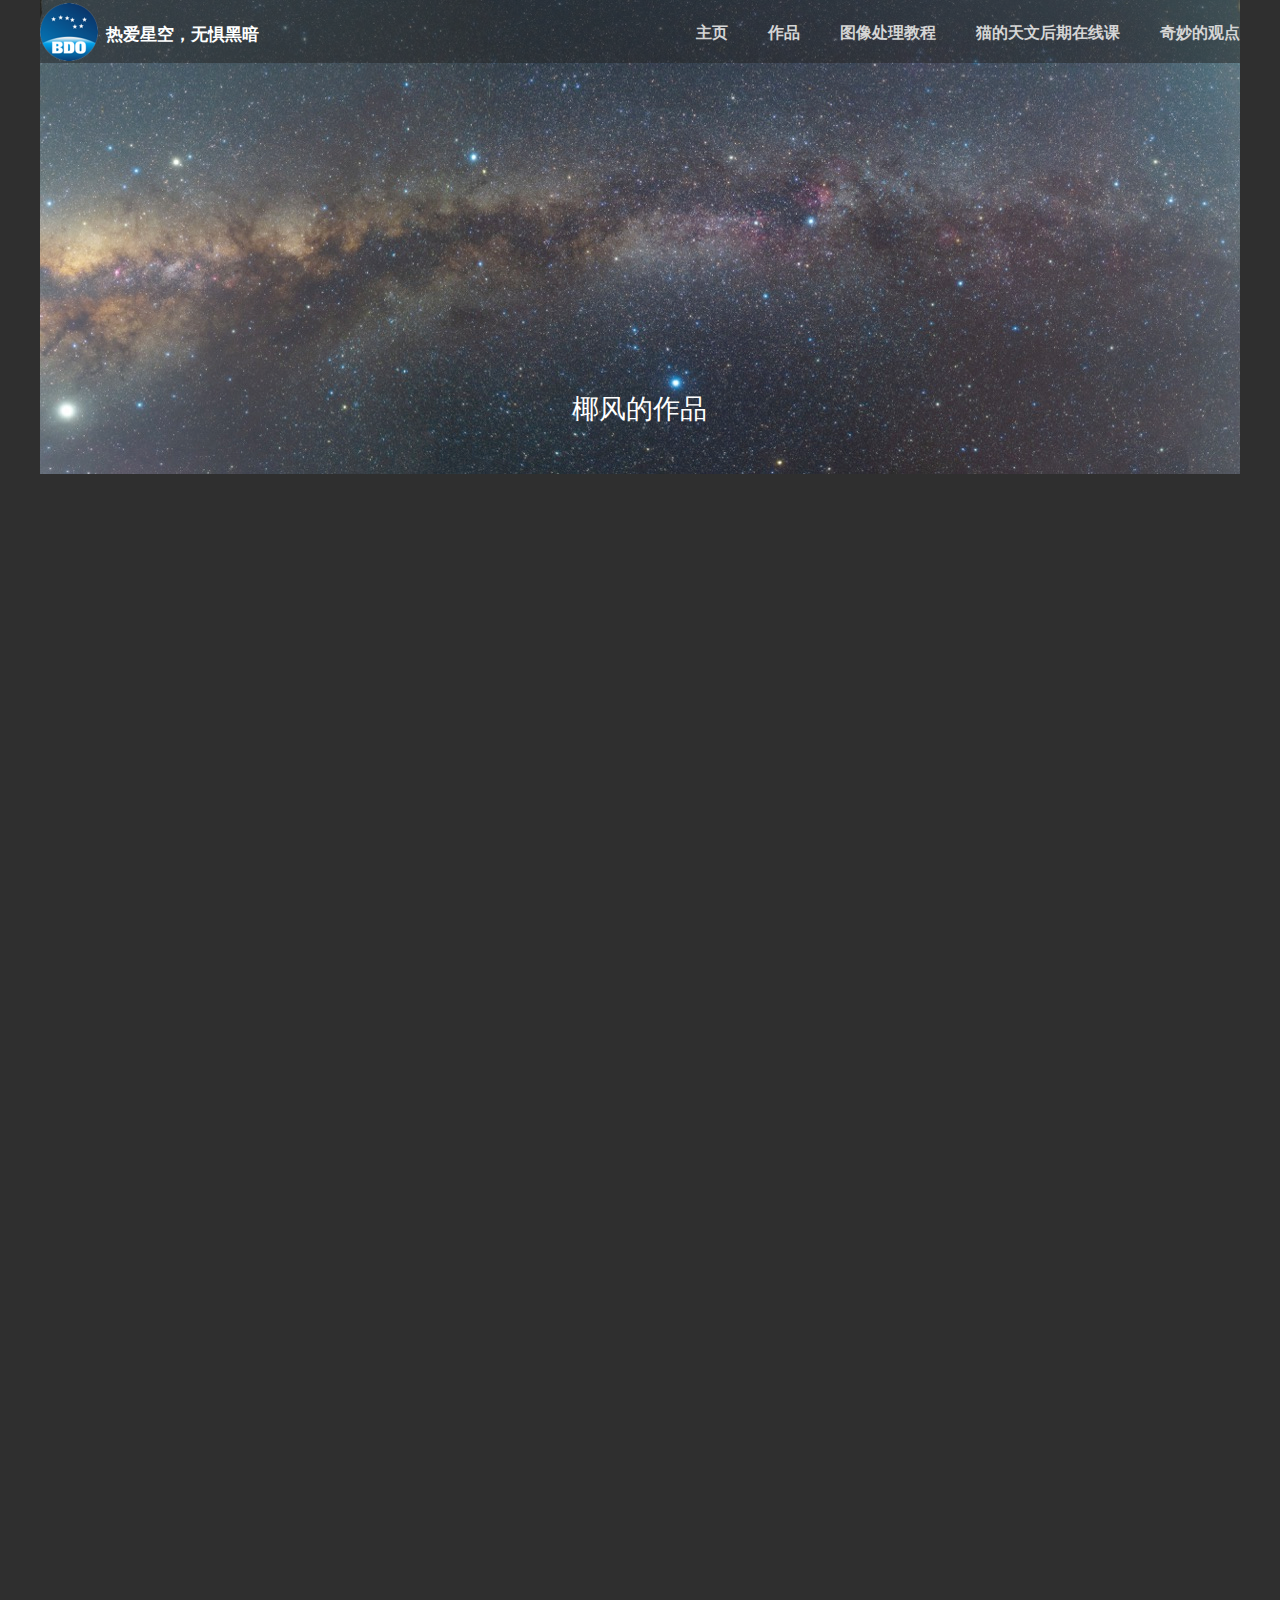
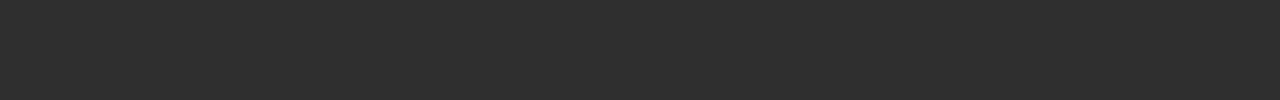
<file: photos/yefeng.html>
<!DOCTYPE html><html><head><title></title><meta http-equiv="Content-type" content="text/html;charset=UTF-8" /><meta name="viewport" content="width=1200" /><meta name="description" content="" /><meta name="generator" content="EverWeb 3.4.0 (2400)" /><meta name="buildDate" content="2020年12月10日 星期四" /><meta property="og:url" content="http://www.bdastro.cn/photos/yefeng.html" /><meta property="og:type" content="website" /> <link rel="stylesheet" type="text/css" href="../ew_css/textstyles.css?3690456238" /><link rel="stylesheet" type="text/css" href="../ew_css/responsive.css?3690456238" /><script type="text/javascript" src="../ew_js/imageCode.js" defer></script><style type="text/css">a img {border:0px;}body {background-color: #2F2F2F;margin: 0px auto;}div.container {margin: 0px auto;width: 1200px;height: 1700px;background-color: #2F2F2F;}.shape_2 {background-color:#212121;opacity: 0.50; filter:alpha(opacity=50);}#navmenu_menu0 {clear:both;float:left;margin:0;padding:0;width:100%;font-family:'Arial',sans-serif;font-weight: 700;font-size:16px;z-index:1000;}#navmenu_menu0 ul {margin:0;padding:0;list-style:none;position:relative;right:0px;float:right;}#navmenu_menu0 ul li {margin:0 40px 0 0;padding:0;float:left;position:relative;left:0px;}#navmenu_menu0 ul li a {display:block;margin:0;padding:0px;height: 19px;line-height: 19px;text-decoration:none;color:#D5D5D5;font-weight: 700;text-align: left;}#navmenu_menu0 ul li a:visited {text-decoration:none;color:#EAEAEA;}#navmenu_menu0 ul li a:hover {text-decoration:underline;color:#EAEAEA;}#navmenu_menu0 ul li:hover a,#navmenu_menu0 ul li.hover a {text-decoration:underline;color:#EAEAEA;}#navmenu_menu0 ul ul {z-index:11003;display:none;position:absolute;left:0;float:left;right:auto;padding-top:2px;}#navmenu_menu0 ul ul li {left:auto;margin:0;clear:left;float:left;width:100%;}#navmenu_menu0 ul ul li a,#navmenu_menu0 ul li.active li a,#navmenu_menu0 ul li:hover ul li a,#navmenu_menu0 ul li.hover ul li a {background:#CBCBCB;text-decoration:none;color:#D5D5D5;padding-top:0px;padding-bottom:0px;float:left;width:100%;text-align: left;white-space:nowrap;}#navmenu_menu0 ul ul li a:hover,#navmenu_menu0 ul li.active ul li a:hover,#navmenu_menu0 ul li:hover ul li a:hover,#navmenu_menu0 ul li.hover ul li a:hover {background:#CBCBCB;text-decoration:underline;color:#EAEAEA;float:left;}#navmenu_menu0 ul li.last ul {left:auto; right:0;}#navmenu_menu0 ul li.last ul li {float:right;position:relative;right:0px;}#navmenu_menu0 ul li:hover ul,#navmenu_menu0 ul li.hover ul {display:block;}</style></head><body><div class="container" style="height:1700px"><header><div style="position:relative"><div class="shape_2" style="left:0px;top:0px;width:1200px;height:63px;z-index:2;position: absolute;"></div></div><div style="position:relative"><div class="ewnavmenu" id="navmenu_menu0" style="left:300px;top:22.5px;height:37px;width:900px;z-index:10003;position: absolute;"><ul id="navigation_menu0"><li><a class="main item0" href="../index.html" data-linkuuid="7601B77D6B84418984EFACE8A8E9988A">主页</a></li><li><a class="main item1" href="index.html" data-linkuuid="7601B77D6B84418984EFACE8A8E9988A">作品</a></li><li><a class="main item2" href="../tutorial.html" data-linkuuid="7601B77D6B84418984EFACE8A8E9988A">图像处理教程</a></li><li><a class="main item3" href="../class.html" data-linkuuid="7601B77D6B84418984EFACE8A8E9988A">猫的天文后期在线课</a></li><li  style='margin-right:0px;' class="last"><a class="main item4" href="../viewpoint/index.html" data-linkuuid="7601B77D6B84418984EFACE8A8E9988A">奇妙的观点</a></li></ul></div></div><div style="position:relative"><div class="shape_4" style="left:0px;top:3px;width:58px;height:58px;z-index:4;position: absolute;"><img src="images/yefeng/bdo.png" height="58" width="58" data-src2x="images/yefeng/bdo@2x.png" srcset="images/yefeng/bdo.png 1x, images/yefeng/bdo@2x.png 2x" /></div></div><div style="position:relative"><div class="shape_5" style="left:64px;top:21px;width:236px;height:40px;z-index:5;position: absolute;"><div class="paraWrap" style="padding: 4.32px 2.16px 4.32px 2.16px; "><p class="para1"><span style="line-height:20px" class="Style2">热爱星空，无惧黑暗</span></p></div></div></div></header><div class="content" data-minheight="1500"><div style="position:relative"><div class="shape_0" style="left:0px;top:0px;width:1200px;height:474px;z-index:0;position: absolute;"><img src="images/yefeng/banner.jpg" height="474" width="1200" data-src2x="images/yefeng/banner@2x.jpg" srcset="images/yefeng/banner.jpg 1x, images/yefeng/banner@2x.jpg 2x" /></div></div><div style="position:relative"><div class="shape_1" style="left:214px;top:390px;width:770px;height:40px;z-index:1;position: absolute;"><p class="para3"><span style="line-height:38.75px" class="Style4">椰风的作品</span></p></div></div></div><footer data-top='1600' data-height='100'></footer></div></body></html>
</file>
<file: ew_css/textstyles.css>
.para1{font-size: 0; text-align:left; padding-bottom:11px; margin-top:0px; padding-top:0px;}
.Style2{font-family:  'Arial-BoldMT', 'Arial' ,sans-serif ;
 font-size: 17px; 
 font-weight:700; 
 color: #FEFFFF;
 word-wrap: break-word;}
.para3{font-size: 0; text-align:center; padding-bottom:0px; margin-top:0px; padding-top:0px;}
.Style4{font-family:  'ArialMT', 'Arial' ,sans-serif ;
 font-size: 27px; 
 color: #FEFFFF;
 word-wrap: break-word;}
.Style5{font-family:  'ArialMT', 'Arial' ,sans-serif ;
 font-size: 18px; 
 color: #FEFFFF;
 word-wrap: break-word;}
.Style6{font-family:  'ArialMT', 'Arial' ,sans-serif ;
 font-size: 15px; 
 color: #FEFFFF;
 word-wrap: break-word;}
.para7{font-size: 0; text-align:center; padding-bottom:11px; margin-top:0px; padding-top:0px;}
.Style8{font-family:  'Helvetica' ,sans-serif ;
 font-size: 24px; 
 color: #FEFEFE;
 word-wrap: break-word;}
.Style9{font-family:  'Helvetica' ,sans-serif ;
 font-size: 18px; 
 word-wrap: break-word;}
.Style10{font-family:  'Helvetica' ,sans-serif ;
 font-size: 18px; 
 color: #FEFEFE;
 word-wrap: break-word;}
.Style11{font-family:  'Helvetica' ,sans-serif ;
 font-size: 17px; 
 color: #FEFEFE;
 word-wrap: break-word;}
.Style12{font-family:  'Helvetica' ,sans-serif ;
 font-size: 17px; 
 color: #FEFFFF;
 word-wrap: break-word;}
.Style13{font-family:  'Helvetica' ,sans-serif ;
 font-size: 17px; 
 word-wrap: break-word;}
.Style14{font-family:  'ArialMT', 'Arial' ,sans-serif ;
 font-size: 17px; 
 word-wrap: break-word;}
.para15{font-size: 0; text-align:left; padding-bottom:0px; margin-top:0px; padding-top:0px;}
.Style16{font-family:  'Helvetica' ,sans-serif ;
 font-size: 15px; 
 word-wrap: break-word;}
.Style17{font-family:  'Helvetica' ,sans-serif ;
 font-size: 24px; 
 word-wrap: break-word;}
.Style18{font-family:  'Helvetica' ,sans-serif ;
 font-size: 18px; 
 margin:0;
 word-wrap: break-word;}
.para19{font-size: 0; text-align:left; padding-bottom:12px; margin-top:0px; padding-top:0px;}
.linkStyle_20{font-family:  'Helvetica' ,sans-serif ;
 font-size: 18px; 
 color: #0432FF;
 text-decoration: underline; 
 /* 0 0 0 #00F900 #0432FF #FF2600 */
 word-wrap: break-word;}
.linkStyle_20:visited{color:#0432FF; text-decoration:underline;}
.linkStyle_20:hover{color:#FF2600; text-decoration:underline;}
a.outerlink{text-decoration:none}
.animhidden{opacity: 0}
.animvisible{opacity: 1}
</file>
<file: ew_css/responsive.css>
@media screen and (max-width: 575px) and (min-width: 0px) {
  /* mobile */
  .mbl-hide {
  	display:none !important;
  }
  
}

@media screen and (max-width: 768px) and (min-width: 575px) {
  /* tablet */
   .tblt-hide {
  	display:none !important;
  }
  
}


@media screen and (max-width: 991px) and (min-width: 768px) {
  /* desktop */
   .dsk-hide {
  	display:none !important;
  }
  
}


@media screen and (min-width: 991px) {
 /* wide desktop */
   .wddsk-hide {
  	display:none !important;
  }

}

.ew-video-dim {
	margin: 0 auto;
}
.ew-video-responsive{
	overflow:hidden;
	padding-bottom:56.25%;
	position:relative;
	height:0;
}
.ew-video-responsive iframe, .ew-video-responsive object, .ew-video-responsive embed {
	left:0;
	top:0;
	height:100%;
	width:100%;
	position:absolute;
}
</file>
<file: ew_css/ew-imager-gallery.css>
@font-face{font-family:lg;src:url(ewg-lg.eot?n1z373);src:url(ewg-lg.eot?#iefixn1z373) format("embedded-opentype"),url(ewg-lg.woff?n1z373) format("woff"),url(ewg-lg.ttf?n1z373) format("truetype"),url(ewg-lg.svg?n1z373#lg) format("svg");font-weight:400;font-style:normal}.lg-icon{font-family:lg;speak:none;font-style:normal;font-weight:400;font-variant:normal;text-transform:none;line-height:1;-webkit-font-smoothing:antialiased;-moz-osx-font-smoothing:grayscale}.lg-actions .lg-next,.lg-actions .lg-prev{background-color:rgba(0,0,0,.45);border-radius:2px;color:#999;cursor:pointer;display:block;font-size:22px;margin-top:-10px;padding:8px 10px 9px;position:absolute;top:50%;z-index:1080;border:none;outline:0}.lg-actions .lg-next.disabled,.lg-actions .lg-prev.disabled{pointer-events:none;opacity:.5}.lg-actions .lg-next:hover,.lg-actions .lg-prev:hover{color:#FFF}.lg-actions .lg-next{right:20px}.lg-actions .lg-next:before{content:"\e095"}.lg-actions .lg-prev{left:20px}.lg-actions .lg-prev:after{content:"\e094"}@-webkit-keyframes lg-right-end{0%,100%{left:0}50%{left:-30px}}@-moz-keyframes lg-right-end{0%,100%{left:0}50%{left:-30px}}@-ms-keyframes lg-right-end{0%,100%{left:0}50%{left:-30px}}@keyframes lg-right-end{0%,100%{left:0}50%{left:-30px}}@-webkit-keyframes lg-left-end{0%,100%{left:0}50%{left:30px}}@-moz-keyframes lg-left-end{0%,100%{left:0}50%{left:30px}}@-ms-keyframes lg-left-end{0%,100%{left:0}50%{left:30px}}@keyframes lg-left-end{0%,100%{left:0}50%{left:30px}}.lg-outer.lg-right-end .lg-object{-webkit-animation:lg-right-end .3s;-o-animation:lg-right-end .3s;animation:lg-right-end .3s;position:relative}.lg-outer.lg-left-end .lg-object{-webkit-animation:lg-left-end .3s;-o-animation:lg-left-end .3s;animation:lg-left-end .3s;position:relative}.lg-toolbar{z-index:1082;left:0;position:absolute;top:0;width:100%;background-color:rgba(0,0,0,.45)}.lg-toolbar .lg-icon{color:#999;cursor:pointer;float:right;font-size:24px;height:47px;line-height:27px;padding:10px 0;text-align:center;width:50px;text-decoration:none!important;outline:0;background:0 0;border:none;box-shadow:none;-webkit-transition:color .2s linear;-o-transition:color .2s linear;transition:color .2s linear}.lg-toolbar .lg-icon:hover{color:#FFF}.lg-toolbar .lg-close:after{content:"\e070"}.lg-toolbar .lg-download:after{content:"\e0f2"}.lg-sub-html{background-color:rgba(0,0,0,.45);bottom:0;color:#EEE;font-size:16px;left:0;padding:10px 40px;position:fixed;right:0;text-align:center;z-index:1080}.lg-sub-html h4{margin:0;font-size:13px;font-weight:700}.lg-sub-html p{font-size:12px;margin:5px 0 0}#lg-counter{color:#999;display:inline-block;font-size:16px;padding-left:20px;padding-top:12px;vertical-align:middle}.lg-next,.lg-prev,.lg-toolbar{opacity:1;-webkit-transition:-webkit-transform .35s cubic-bezier(0,0,.25,1) 0s,opacity .35s cubic-bezier(0,0,.25,1) 0s,color .2s linear;-moz-transition:-moz-transform .35s cubic-bezier(0,0,.25,1) 0s,opacity .35s cubic-bezier(0,0,.25,1) 0s,color .2s linear;-o-transition:-o-transform .35s cubic-bezier(0,0,.25,1) 0s,opacity .35s cubic-bezier(0,0,.25,1) 0s,color .2s linear;transition:transform .35s cubic-bezier(0,0,.25,1) 0s,opacity .35s cubic-bezier(0,0,.25,1) 0s,color .2s linear}.lg-hide-items .lg-prev{opacity:0;-webkit-transform:translate3d(-10px,0,0);transform:translate3d(-10px,0,0)}.lg-hide-items .lg-next{opacity:0;-webkit-transform:translate3d(10px,0,0);transform:translate3d(10px,0,0)}.lg-hide-items .lg-toolbar{opacity:0;-webkit-transform:translate3d(0,-10px,0);transform:translate3d(0,-10px,0)}body:not(.lg-from-hash) .lg-outer.lg-start-zoom .lg-object{-webkit-transform:scale3d(.5,.5,.5);transform:scale3d(.5,.5,.5);opacity:0;-webkit-transition:-webkit-transform 250ms cubic-bezier(0,0,.25,1) 0s,opacity 250ms cubic-bezier(0,0,.25,1)!important;-moz-transition:-moz-transform 250ms cubic-bezier(0,0,.25,1) 0s,opacity 250ms cubic-bezier(0,0,.25,1)!important;-o-transition:-o-transform 250ms cubic-bezier(0,0,.25,1) 0s,opacity 250ms cubic-bezier(0,0,.25,1)!important;transition:transform 250ms cubic-bezier(0,0,.25,1) 0s,opacity 250ms cubic-bezier(0,0,.25,1)!important;-webkit-transform-origin:50% 50%;-moz-transform-origin:50% 50%;-ms-transform-origin:50% 50%;transform-origin:50% 50%}body:not(.lg-from-hash) .lg-outer.lg-start-zoom .lg-item.lg-complete .lg-object{-webkit-transform:scale3d(1,1,1);transform:scale3d(1,1,1);opacity:1}.lg-outer .lg-thumb-outer{background-color:#0D0A0A;bottom:0;position:absolute;width:100%;z-index:1080;max-height:350px;-webkit-transform:translate3d(0,100%,0);transform:translate3d(0,100%,0);-webkit-transition:-webkit-transform .25s cubic-bezier(0,0,.25,1) 0s;-moz-transition:-moz-transform .25s cubic-bezier(0,0,.25,1) 0s;-o-transition:-o-transform .25s cubic-bezier(0,0,.25,1) 0s;transition:transform .25s cubic-bezier(0,0,.25,1) 0s}.lg-outer .lg-thumb-outer.lg-grab .lg-thumb-item{cursor:-webkit-grab;cursor:-moz-grab;cursor:-o-grab;cursor:-ms-grab;cursor:grab}.lg-outer .lg-thumb-outer.lg-grabbing .lg-thumb-item{cursor:move;cursor:-webkit-grabbing;cursor:-moz-grabbing;cursor:-o-grabbing;cursor:-ms-grabbing;cursor:grabbing}.lg-outer .lg-thumb-outer.lg-dragging .lg-thumb{-webkit-transition-duration:0s!important;transition-duration:0s!important}.lg-outer.lg-thumb-open .lg-thumb-outer{-webkit-transform:translate3d(0,0,0);transform:translate3d(0,0,0)}.lg-outer .lg-thumb{padding:10px 0;height:100%;margin-bottom:-5px}.lg-outer .lg-thumb-item{cursor:pointer;float:left;overflow:hidden;height:100%;border:2px solid #FFF;border-radius:4px;margin-bottom:5px}@media (min-width:1025px){.lg-outer .lg-thumb-item{-webkit-transition:border-color .25s ease;-o-transition:border-color .25s ease;transition:border-color .25s ease}}.lg-outer .lg-thumb-item.active,.lg-outer .lg-thumb-item:hover{border-color:#a90707}.lg-outer .lg-thumb-item img{width:100%;height:100%;object-fit:cover}.lg-outer.lg-has-thumb .lg-item{padding-bottom:120px}.lg-outer.lg-can-toggle .lg-item{padding-bottom:0}.lg-outer.lg-pull-caption-up .lg-sub-html{-webkit-transition:bottom .25s ease;-o-transition:bottom .25s ease;transition:bottom .25s ease}.lg-outer.lg-pull-caption-up.lg-thumb-open .lg-sub-html{bottom:100px}.lg-outer .lg-toogle-thumb{background-color:#0D0A0A;border-radius:2px 2px 0 0;color:#999;cursor:pointer;font-size:24px;height:39px;line-height:27px;padding:5px 0;position:absolute;right:20px;text-align:center;top:-39px;width:50px;outline:0;border:none}.lg-outer .lg-toogle-thumb:hover,.lg-outer.lg-dropdown-active #lg-share{color:#FFF}.lg-outer .lg-toogle-thumb:after{content:"\e1ff"}.lg-outer .lg-video-cont{display:inline-block;vertical-align:middle;max-width:1140px;max-height:100%;width:100%;padding:0 5px}.lg-outer .lg-video{width:100%;height:0;padding-bottom:56.25%;overflow:hidden;position:relative}.lg-outer .lg-video .lg-object{display:inline-block;position:absolute;top:0;left:0;width:100%!important;height:100%!important}.lg-outer .lg-video .lg-video-play{width:84px;height:59px;position:absolute;left:50%;top:50%;margin-left:-42px;margin-top:-30px;z-index:1080;cursor:pointer}.lg-outer .lg-has-iframe .lg-video{-webkit-overflow-scrolling:touch;overflow:auto}.lg-outer .lg-has-vimeo .lg-video-play{background:url(ewg-vimeo-play.png) no-repeat}.lg-outer .lg-has-vimeo:hover .lg-video-play{background:url(ewg-vimeo-play.png) 0 -58px no-repeat}.lg-outer .lg-has-html5 .lg-video-play{background:url(ewg-video-play.png) no-repeat;height:64px;margin-left:-32px;margin-top:-32px;width:64px;opacity:.8}.lg-outer .lg-has-html5:hover .lg-video-play{opacity:1}.lg-outer .lg-has-youtube .lg-video-play{background:url(ewg-youtube-play.png) no-repeat}.lg-outer .lg-has-youtube:hover .lg-video-play{background:url(ewg-youtube-play.png) 0 -60px no-repeat}.lg-outer .lg-video-object{width:100%!important;height:100%!important;position:absolute;top:0;left:0}.lg-outer .lg-has-video .lg-video-object{visibility:hidden}.lg-outer .lg-has-video.lg-video-playing .lg-object,.lg-outer .lg-has-video.lg-video-playing .lg-video-play{display:none}.lg-outer .lg-has-video.lg-video-playing .lg-video-object{visibility:visible}.lg-progress-bar{background-color:#333;height:5px;left:0;position:absolute;top:0;width:100%;z-index:1083;opacity:0;-webkit-transition:opacity 80ms ease 0s;-moz-transition:opacity 80ms ease 0s;-o-transition:opacity 80ms ease 0s;transition:opacity 80ms ease 0s}.lg-progress-bar .lg-progress{background-color:#a90707;height:5px;width:0}.lg-progress-bar.lg-start .lg-progress{width:100%}.lg-show-autoplay .lg-progress-bar{opacity:1}.lg-autoplay-button:after{content:"\e01d"}.lg-show-autoplay .lg-autoplay-button:after{content:"\e01a"}.lg-outer.lg-css3.lg-zoom-dragging .lg-item.lg-complete.lg-zoomable .lg-image,.lg-outer.lg-css3.lg-zoom-dragging .lg-item.lg-complete.lg-zoomable .lg-img-wrap{-webkit-transition-duration:0s;transition-duration:0s}.lg-outer.lg-use-transition-for-zoom .lg-item.lg-complete.lg-zoomable .lg-img-wrap{-webkit-transition:-webkit-transform .3s cubic-bezier(0,0,.25,1) 0s;-moz-transition:-moz-transform .3s cubic-bezier(0,0,.25,1) 0s;-o-transition:-o-transform .3s cubic-bezier(0,0,.25,1) 0s;transition:transform .3s cubic-bezier(0,0,.25,1) 0s}.lg-outer.lg-use-left-for-zoom .lg-item.lg-complete.lg-zoomable .lg-img-wrap{-webkit-transition:left .3s cubic-bezier(0,0,.25,1) 0s,top .3s cubic-bezier(0,0,.25,1) 0s;-moz-transition:left .3s cubic-bezier(0,0,.25,1) 0s,top .3s cubic-bezier(0,0,.25,1) 0s;-o-transition:left .3s cubic-bezier(0,0,.25,1) 0s,top .3s cubic-bezier(0,0,.25,1) 0s;transition:left .3s cubic-bezier(0,0,.25,1) 0s,top .3s cubic-bezier(0,0,.25,1) 0s}.lg-outer .lg-item.lg-complete.lg-zoomable .lg-img-wrap{-webkit-transform:translate3d(0,0,0);transform:translate3d(0,0,0);-webkit-backface-visibility:hidden;-moz-backface-visibility:hidden;backface-visibility:hidden}.lg-outer .lg-item.lg-complete.lg-zoomable .lg-image{-webkit-transform:scale3d(1,1,1);transform:scale3d(1,1,1);-webkit-transition:-webkit-transform .3s cubic-bezier(0,0,.25,1) 0s,opacity .15s!important;-moz-transition:-moz-transform .3s cubic-bezier(0,0,.25,1) 0s,opacity .15s!important;-o-transition:-o-transform .3s cubic-bezier(0,0,.25,1) 0s,opacity .15s!important;transition:transform .3s cubic-bezier(0,0,.25,1) 0s,opacity .15s!important;-webkit-transform-origin:0 0;-moz-transform-origin:0 0;-ms-transform-origin:0 0;transform-origin:0 0;-webkit-backface-visibility:hidden;-moz-backface-visibility:hidden;backface-visibility:hidden}#lg-zoom-in:after{content:"\e311"}#lg-actual-size{font-size:20px}#lg-actual-size:after{content:"\e033"}#lg-zoom-out{opacity:.5;pointer-events:none}#lg-zoom-out:after{content:"\e312"}.lg-zoomed #lg-zoom-out{opacity:1;pointer-events:auto}.lg-outer .lg-pager-outer{bottom:60px;left:0;position:absolute;right:0;text-align:center;z-index:1080;height:10px}.lg-outer .lg-pager-outer.lg-pager-hover .lg-pager-cont{overflow:visible}.lg-outer .lg-pager-cont{cursor:pointer;display:inline-block;overflow:hidden;position:relative;vertical-align:top;margin:0 5px}.lg-outer .lg-pager-cont:hover .lg-pager-thumb-cont{opacity:1;-webkit-transform:translate3d(0,0,0);transform:translate3d(0,0,0)}.lg-outer .lg-pager-cont.lg-pager-active .lg-pager{box-shadow:0 0 0 2px #fff inset}.lg-outer .lg-pager-thumb-cont{background-color:#fff;color:#FFF;bottom:100%;height:83px;left:0;margin-bottom:20px;margin-left:-60px;opacity:0;padding:5px;position:absolute;width:120px;border-radius:3px;-webkit-transition:opacity .15s ease 0s,-webkit-transform .15s ease 0s;-moz-transition:opacity .15s ease 0s,-moz-transform .15s ease 0s;-o-transition:opacity .15s ease 0s,-o-transform .15s ease 0s;transition:opacity .15s ease 0s,transform .15s ease 0s;-webkit-transform:translate3d(0,5px,0);transform:translate3d(0,5px,0)}.lg-outer .lg-pager-thumb-cont img{width:100%;height:100%}.lg-outer .lg-pager{background-color:rgba(255,255,255,.5);border-radius:50%;box-shadow:0 0 0 8px rgba(255,255,255,.7) inset;display:block;height:12px;-webkit-transition:box-shadow .3s ease 0s;-o-transition:box-shadow .3s ease 0s;transition:box-shadow .3s ease 0s;width:12px}.lg-outer .lg-pager:focus,.lg-outer .lg-pager:hover{box-shadow:0 0 0 8px #fff inset}.lg-outer .lg-caret{border-left:10px solid transparent;border-right:10px solid transparent;border-top:10px dashed;bottom:-10px;display:inline-block;height:0;left:50%;margin-left:-5px;position:absolute;vertical-align:middle;width:0}.lg-fullscreen:after{content:"\e20c"}.lg-fullscreen-on .lg-fullscreen:after{content:"\e20d"}.lg-outer #lg-dropdown-overlay{background-color:rgba(0,0,0,.25);bottom:0;cursor:default;left:0;position:fixed;right:0;top:0;z-index:1081;opacity:0;visibility:hidden;-webkit-transition:visibility 0s linear .18s,opacity .18s linear 0s;-o-transition:visibility 0s linear .18s,opacity .18s linear 0s;transition:visibility 0s linear .18s,opacity .18s linear 0s}.lg-outer.lg-dropdown-active #lg-dropdown-overlay,.lg-outer.lg-dropdown-active .lg-dropdown{-webkit-transition-delay:0s;transition-delay:0s;-moz-transform:translate3d(0,0,0);-o-transform:translate3d(0,0,0);-ms-transform:translate3d(0,0,0);-webkit-transform:translate3d(0,0,0);transform:translate3d(0,0,0);opacity:1;visibility:visible}.lg-outer .lg-dropdown{background-color:#fff;border-radius:2px;font-size:14px;list-style-type:none;margin:0;padding:10px 0;position:absolute;right:0;text-align:left;top:50px;opacity:0;visibility:hidden;-moz-transform:translate3d(0,5px,0);-o-transform:translate3d(0,5px,0);-ms-transform:translate3d(0,5px,0);-webkit-transform:translate3d(0,5px,0);transform:translate3d(0,5px,0);-webkit-transition:-webkit-transform .18s linear 0s,visibility 0s linear .5s,opacity .18s linear 0s;-moz-transition:-moz-transform .18s linear 0s,visibility 0s linear .5s,opacity .18s linear 0s;-o-transition:-o-transform .18s linear 0s,visibility 0s linear .5s,opacity .18s linear 0s;transition:transform .18s linear 0s,visibility 0s linear .5s,opacity .18s linear 0s}.lg-outer .lg-dropdown:after{content:"";display:block;height:0;width:0;position:absolute;border:8px solid transparent;border-bottom-color:#FFF;right:16px;top:-16px}.lg-outer .lg-dropdown>li:last-child{margin-bottom:0}.lg-outer .lg-dropdown>li:hover .lg-icon,.lg-outer .lg-dropdown>li:hover a{color:#333}.lg-outer .lg-dropdown a{color:#333;display:block;white-space:pre;padding:4px 12px;font-family:"Open Sans","Helvetica Neue",Helvetica,Arial,sans-serif;font-size:12px}.lg-outer .lg-dropdown a:hover{background-color:rgba(0,0,0,.07)}.lg-outer .lg-dropdown .lg-dropdown-text{display:inline-block;line-height:1;margin-top:-3px;vertical-align:middle}.lg-outer .lg-dropdown .lg-icon{color:#333;display:inline-block;float:none;font-size:20px;height:auto;line-height:1;margin-right:8px;padding:0;vertical-align:middle;width:auto}.lg-outer,.lg-outer .lg,.lg-outer .lg-inner{width:100%;height:100%}.lg-outer #lg-share{position:relative}.lg-outer #lg-share:after{content:"\e80d"}.lg-outer #lg-share-facebook .lg-icon{color:#3b5998}.lg-outer #lg-share-facebook .lg-icon:after{content:"\e901"}.lg-outer #lg-share-twitter .lg-icon{color:#00aced}.lg-outer #lg-share-twitter .lg-icon:after{content:"\e904"}.lg-outer #lg-share-googleplus .lg-icon{color:#dd4b39}.lg-outer #lg-share-googleplus .lg-icon:after{content:"\e902"}.lg-outer #lg-share-pinterest .lg-icon{color:#cb2027}.lg-outer #lg-share-pinterest .lg-icon:after{content:"\e903"}.lg-group:after{content:"";display:table;clear:both}.lg-outer{position:fixed;top:0;left:0;z-index:1050;text-align:left;opacity:0;-webkit-transition:opacity .15s ease 0s;-o-transition:opacity .15s ease 0s;transition:opacity .15s ease 0s}.lg-outer *{-webkit-box-sizing:border-box;-moz-box-sizing:border-box;box-sizing:border-box}.lg-outer.lg-visible{opacity:1}.lg-outer.lg-css3 .lg-item.lg-current,.lg-outer.lg-css3 .lg-item.lg-next-slide,.lg-outer.lg-css3 .lg-item.lg-prev-slide{-webkit-transition-duration:inherit!important;transition-duration:inherit!important;-webkit-transition-timing-function:inherit!important;transition-timing-function:inherit!important}.lg-outer.lg-css3.lg-dragging .lg-item.lg-current,.lg-outer.lg-css3.lg-dragging .lg-item.lg-next-slide,.lg-outer.lg-css3.lg-dragging .lg-item.lg-prev-slide{-webkit-transition-duration:0s!important;transition-duration:0s!important;opacity:1}.lg-outer.lg-grab img.lg-object{cursor:-webkit-grab;cursor:-moz-grab;cursor:-o-grab;cursor:-ms-grab;cursor:grab}.lg-outer.lg-grabbing img.lg-object{cursor:move;cursor:-webkit-grabbing;cursor:-moz-grabbing;cursor:-o-grabbing;cursor:-ms-grabbing;cursor:grabbing}.lg-outer .lg{position:relative;overflow:hidden;margin-left:auto;margin-right:auto;max-width:100%;max-height:100%}.lg-outer .lg-inner{position:absolute;left:0;top:0;white-space:nowrap}.lg-outer .lg-item{background:url(ewg-loading.gif) center center no-repeat;display:none!important}.lg-outer.lg-css .lg-current,.lg-outer.lg-css3 .lg-current,.lg-outer.lg-css3 .lg-next-slide,.lg-outer.lg-css3 .lg-prev-slide{display:inline-block!important}.lg-outer .lg-img-wrap,.lg-outer .lg-item{display:inline-block;text-align:center;position:absolute;width:100%;height:100%}.lg-outer .lg-img-wrap:before,.lg-outer .lg-item:before{content:"";display:inline-block;height:50%;width:1px;margin-right:-1px}.lg-outer .lg-img-wrap{position:absolute;padding:0 5px;left:0;right:0;top:0;bottom:0}.lg-outer .lg-item.lg-complete{background-image:none}.lg-outer .lg-item.lg-current{z-index:1060}.lg-outer .lg-image{display:inline-block;vertical-align:middle;max-width:100%;max-height:100%;width:auto!important;height:auto!important}.lg-outer.lg-show-after-load .lg-item .lg-object,.lg-outer.lg-show-after-load .lg-item .lg-video-play{opacity:0;-webkit-transition:opacity .15s ease 0s;-o-transition:opacity .15s ease 0s;transition:opacity .15s ease 0s}.lg-outer.lg-show-after-load .lg-item.lg-complete .lg-object,.lg-outer.lg-show-after-load .lg-item.lg-complete .lg-video-play{opacity:1}.lg-outer .lg-empty-html,.lg-outer.lg-hide-download #lg-download{display:none}.lg-backdrop{position:fixed;top:0;left:0;right:0;bottom:0;z-index:1040;background-color:#000;opacity:0;-webkit-transition:opacity .15s ease 0s;-o-transition:opacity .15s ease 0s;transition:opacity .15s ease 0s}.lg-backdrop.in{opacity:1}.lg-css3.lg-no-trans .lg-current,.lg-css3.lg-no-trans .lg-next-slide,.lg-css3.lg-no-trans .lg-prev-slide{-webkit-transition:none 0s ease 0s!important;-moz-transition:none 0s ease 0s!important;-o-transition:none 0s ease 0s!important;transition:none 0s ease 0s!important}.lg-css3.lg-use-css3 .lg-item,.lg-css3.lg-use-left .lg-item{-webkit-backface-visibility:hidden;-moz-backface-visibility:hidden;backface-visibility:hidden}.lg-css3.lg-fade .lg-item{opacity:0}.lg-css3.lg-fade .lg-item.lg-current{opacity:1}.lg-css3.lg-fade .lg-item.lg-current,.lg-css3.lg-fade .lg-item.lg-next-slide,.lg-css3.lg-fade .lg-item.lg-prev-slide{-webkit-transition:opacity .1s ease 0s;-moz-transition:opacity .1s ease 0s;-o-transition:opacity .1s ease 0s;transition:opacity .1s ease 0s}.lg-css3.lg-slide.lg-use-css3 .lg-item{opacity:0}.lg-css3.lg-slide.lg-use-css3 .lg-item.lg-prev-slide{-webkit-transform:translate3d(-100%,0,0);transform:translate3d(-100%,0,0)}.lg-css3.lg-slide.lg-use-css3 .lg-item.lg-next-slide{-webkit-transform:translate3d(100%,0,0);transform:translate3d(100%,0,0)}.lg-css3.lg-slide.lg-use-css3 .lg-item.lg-current{-webkit-transform:translate3d(0,0,0);transform:translate3d(0,0,0);opacity:1}.lg-css3.lg-slide.lg-use-css3 .lg-item.lg-current,.lg-css3.lg-slide.lg-use-css3 .lg-item.lg-next-slide,.lg-css3.lg-slide.lg-use-css3 .lg-item.lg-prev-slide{-webkit-transition:-webkit-transform 1s cubic-bezier(0,0,.25,1) 0s,opacity .1s ease 0s;-moz-transition:-moz-transform 1s cubic-bezier(0,0,.25,1) 0s,opacity .1s ease 0s;-o-transition:-o-transform 1s cubic-bezier(0,0,.25,1) 0s,opacity .1s ease 0s;transition:transform 1s cubic-bezier(0,0,.25,1) 0s,opacity .1s ease 0s}.lg-css3.lg-slide.lg-use-left .lg-item{opacity:0;position:absolute;left:0}.lg-css3.lg-slide.lg-use-left .lg-item.lg-prev-slide{left:-100%}.lg-css3.lg-slide.lg-use-left .lg-item.lg-next-slide{left:100%}.lg-css3.lg-slide.lg-use-left .lg-item.lg-current{left:0;opacity:1}.lg-css3.lg-slide.lg-use-left .lg-item.lg-current,.lg-css3.lg-slide.lg-use-left .lg-item.lg-next-slide,.lg-css3.lg-slide.lg-use-left .lg-item.lg-prev-slide{-webkit-transition:left 1s cubic-bezier(0,0,.25,1) 0s,opacity .1s ease 0s;-moz-transition:left 1s cubic-bezier(0,0,.25,1) 0s,opacity .1s ease 0s;-o-transition:left 1s cubic-bezier(0,0,.25,1) 0s,opacity .1s ease 0s;transition:left 1s cubic-bezier(0,0,.25,1) 0s,opacity .1s ease 0s}
.lg-backdrop {background-color:rgba(0,0,0,.75);z-index:9999999;}
.lg-outer {z-index:99999991};
.lg-outer .lg-thumb-outer {background-color:rgba(0,0,0,0.5)}
.lg-outer .lg-toogle-thumb {background-color:rgba(0,0,0,0)}
.lg-thumb { margin: 0 auto;cursor: pointer !important;}
.lg-sub-html {font-family:verdana; position:absolute}
</file>
